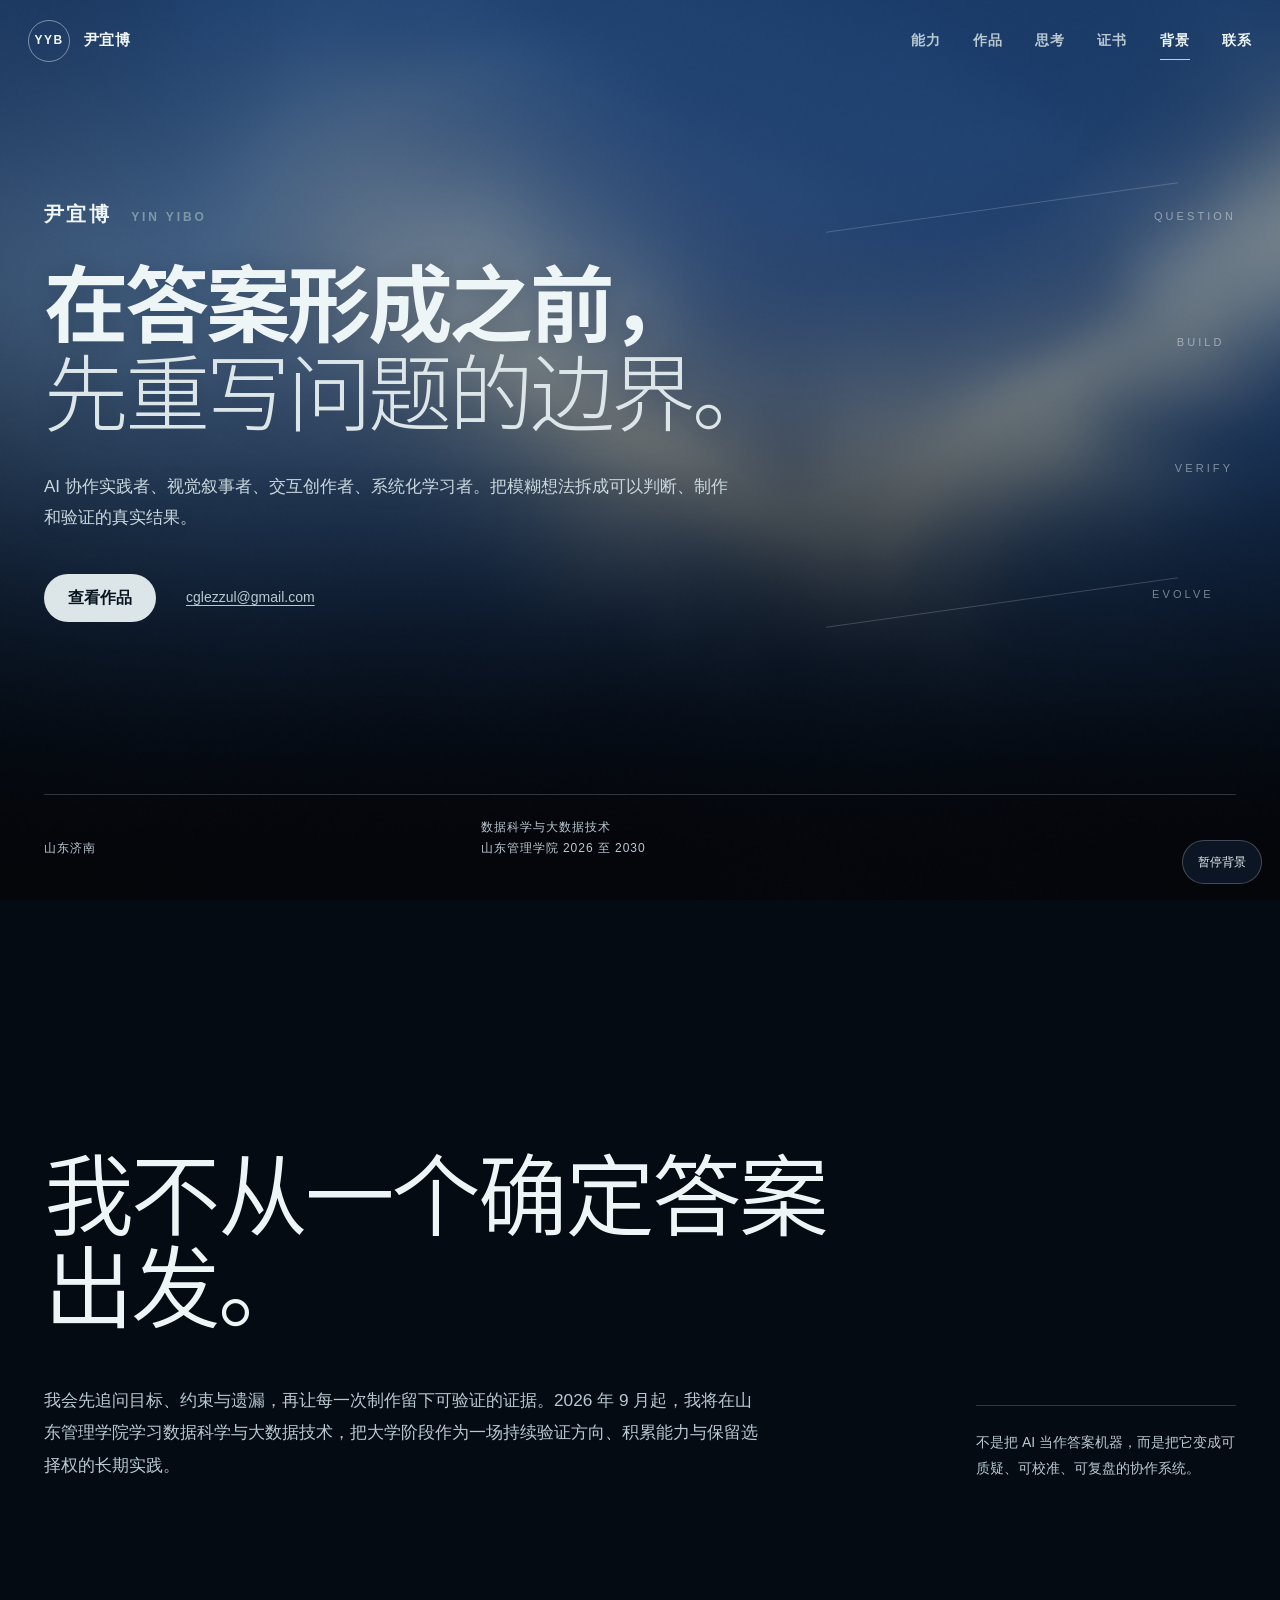
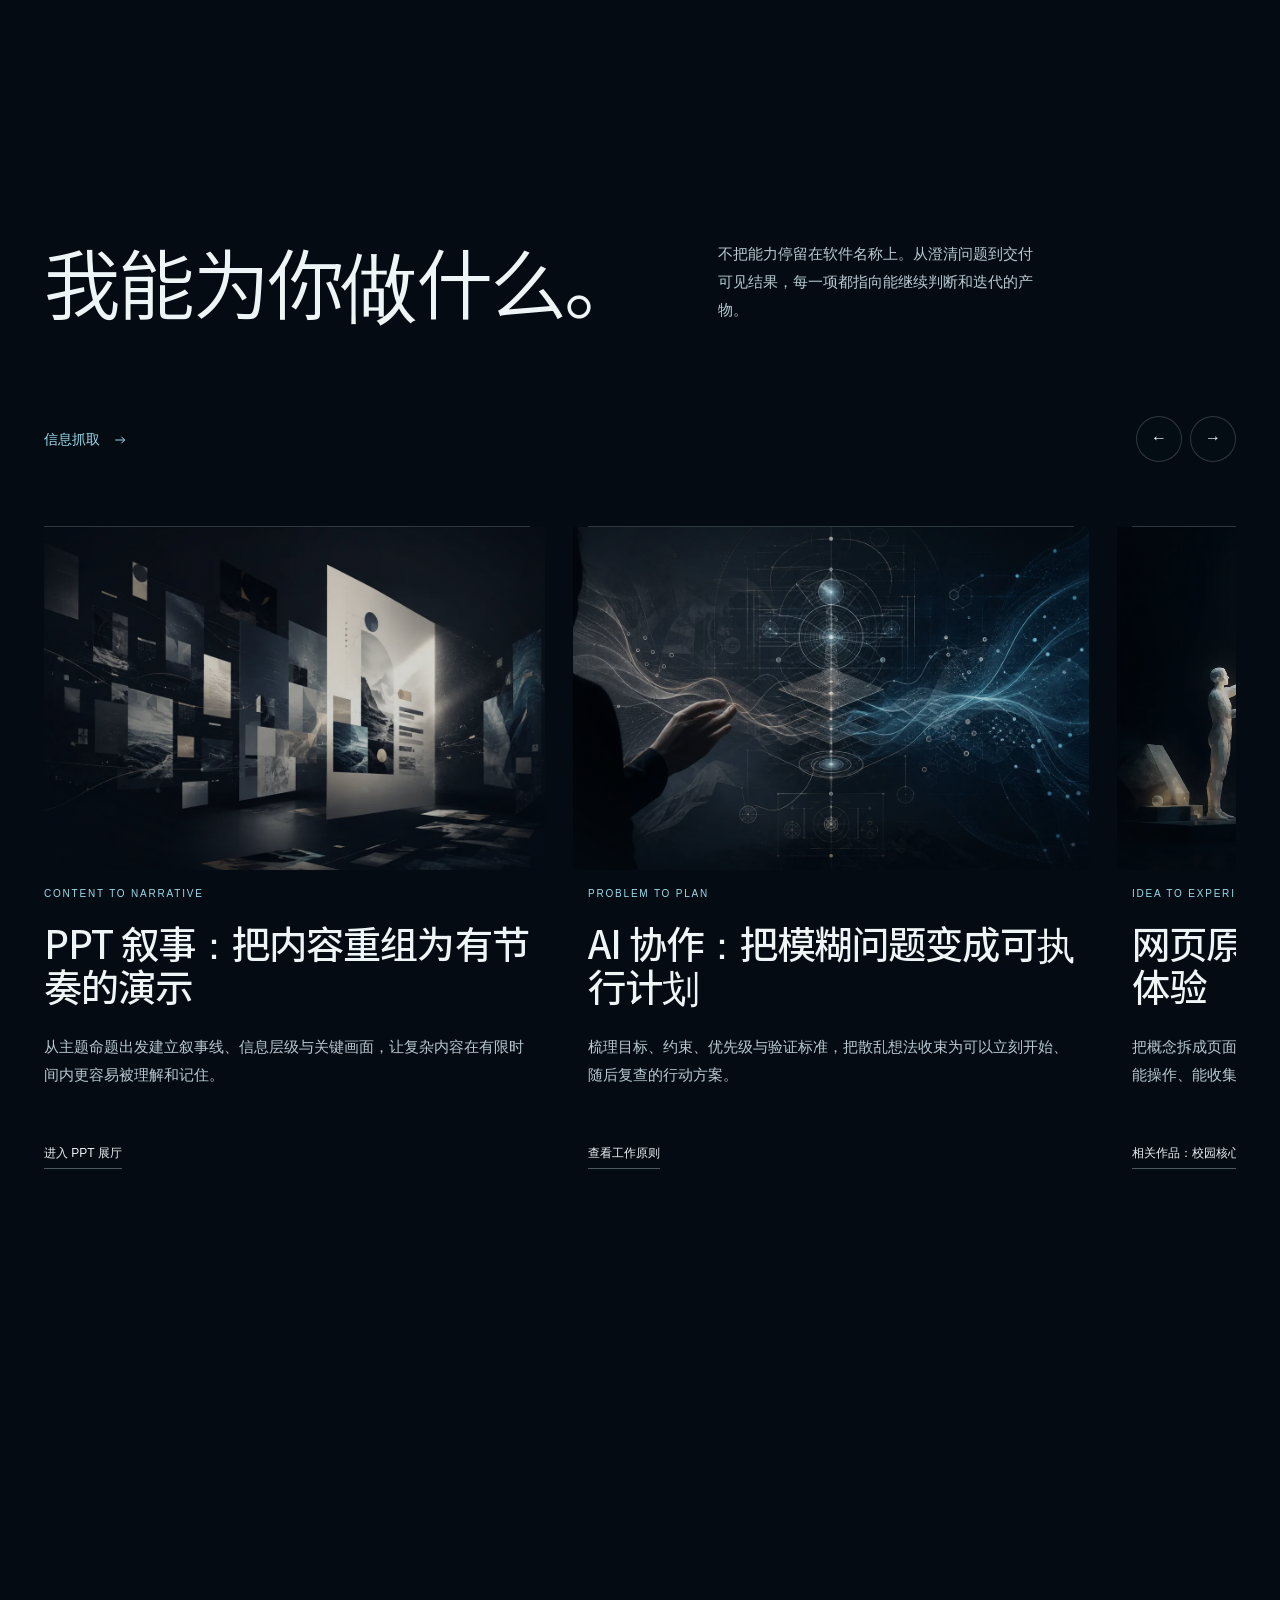
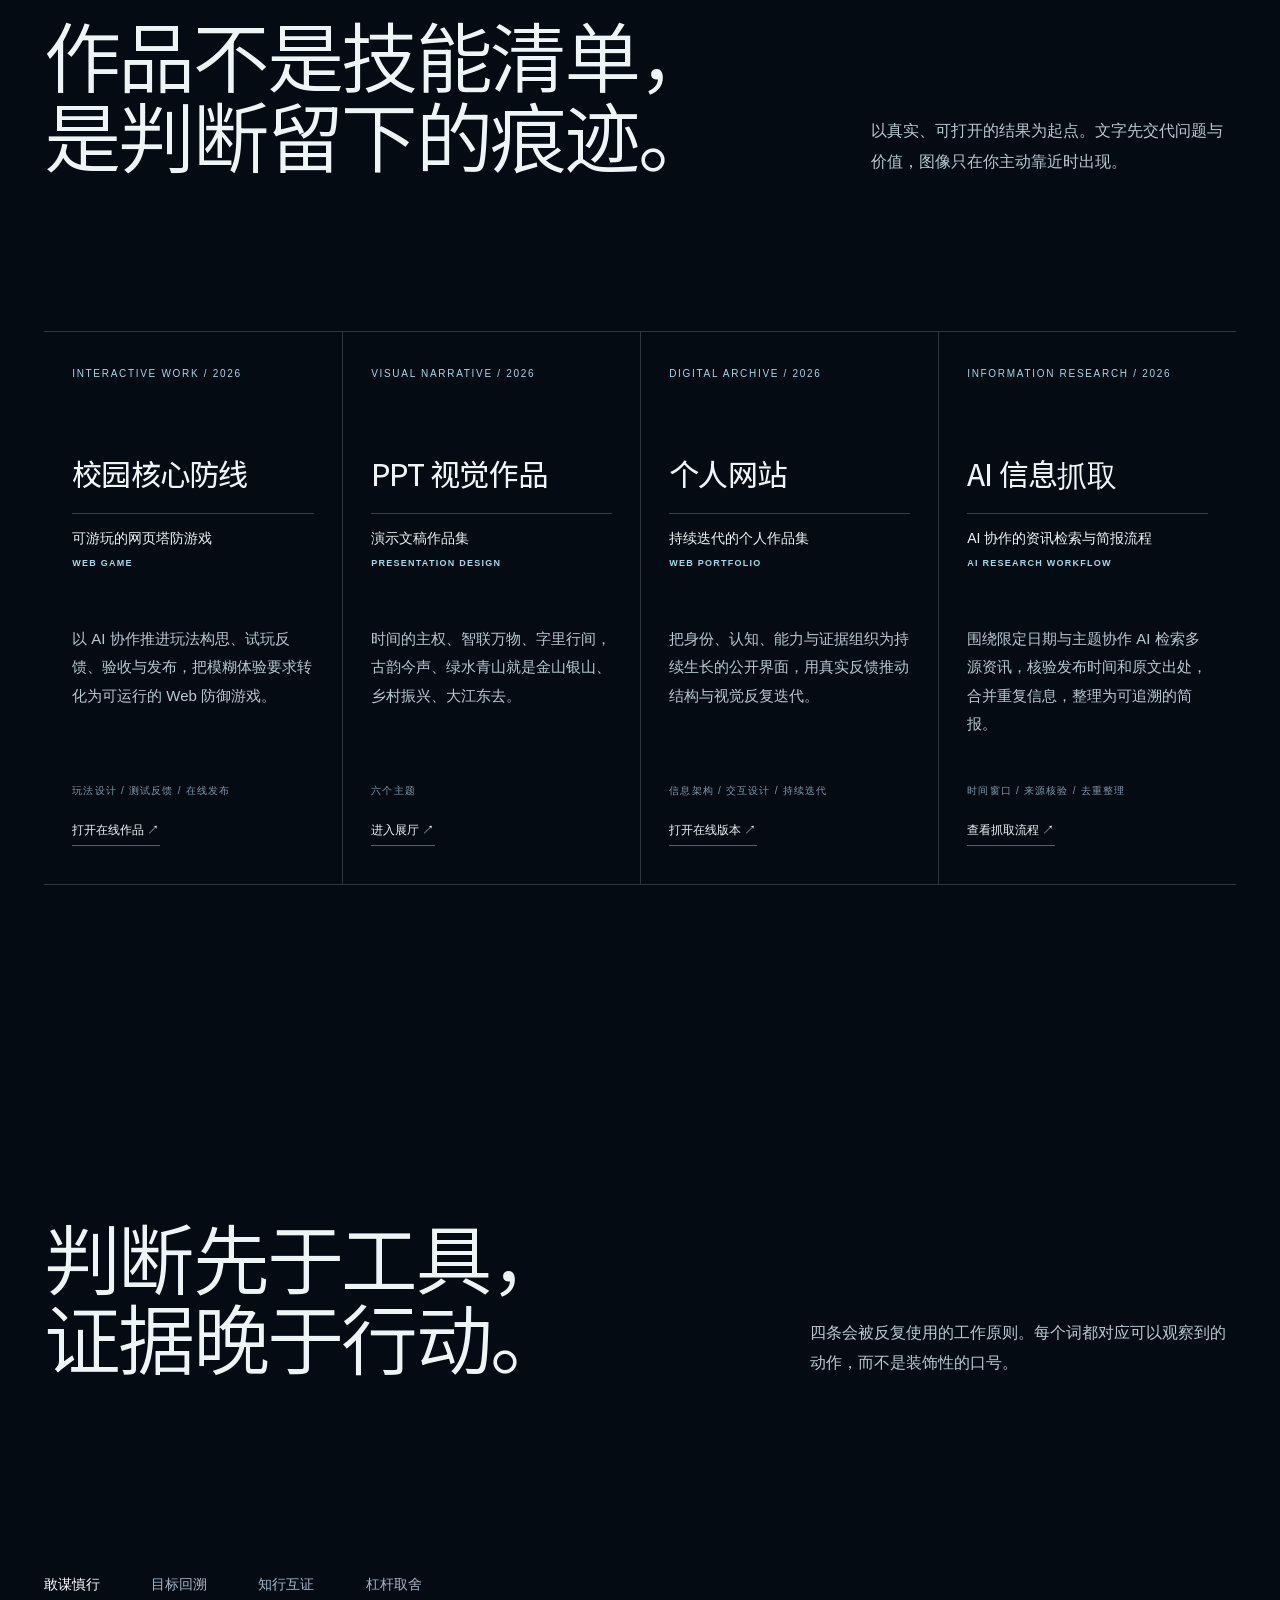
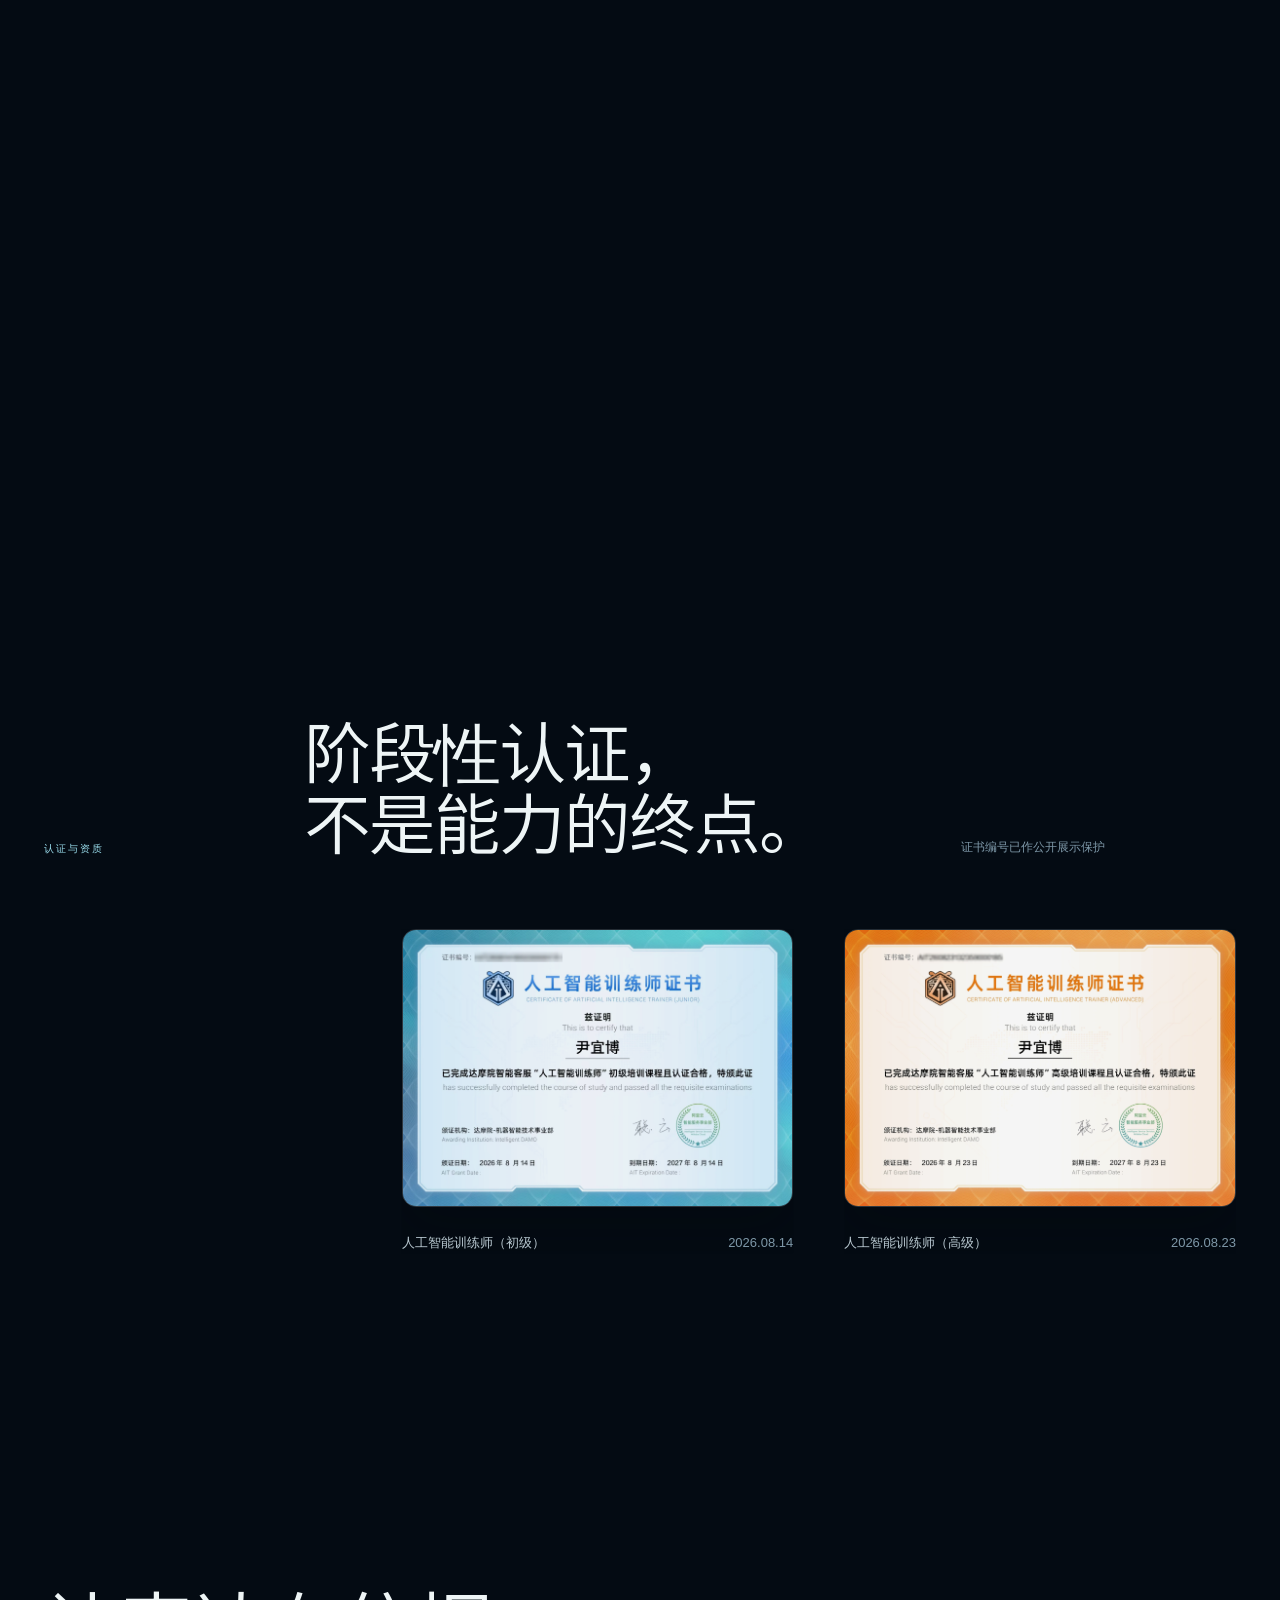
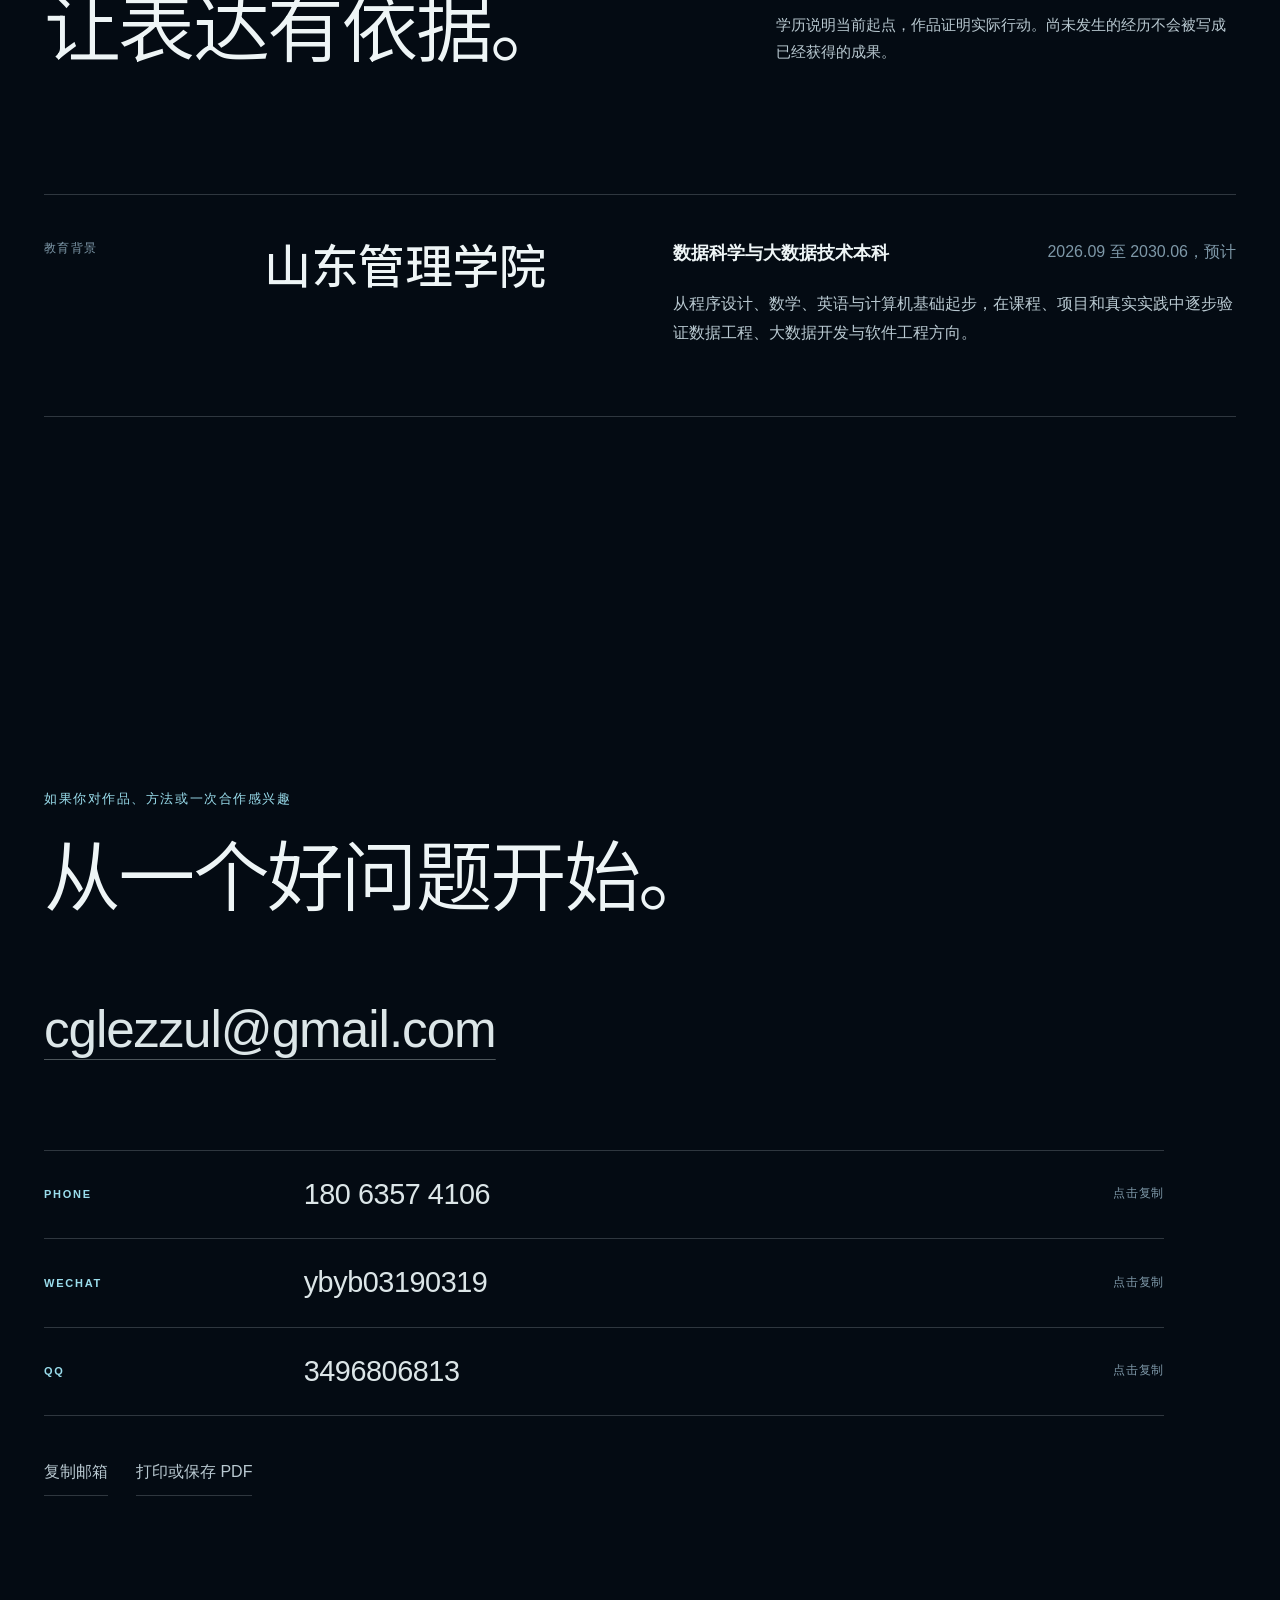
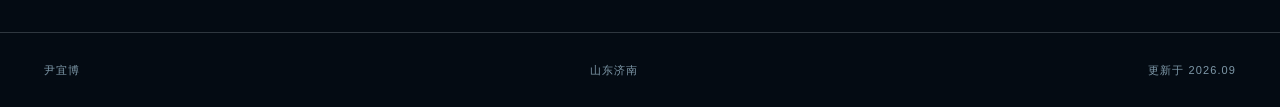
<file: index.html>
<!doctype html>
<html lang="zh-CN">
<head>
  <meta charset="utf-8">
  <meta name="viewport" content="width=device-width, initial-scale=1, viewport-fit=cover">
  <meta name="theme-color" content="#07131f">
  <meta name="description" content="尹宜博的个人品牌与作品集：用反问校准问题，以 AI 协作推进真实作品。">
  <title>尹宜博 | 个人品牌与作品集</title>
  <link rel="icon" href="favicon.svg" type="image/svg+xml">
  <link rel="stylesheet" href="styles.css">
  <link rel="stylesheet" href="ambient.css">
  <link rel="stylesheet" href="interactions.css">
</head>
<body>
  <a class="skip-link" href="#main">跳到主要内容</a>
  <div class="ambient" aria-hidden="true">
    <canvas id="tideCanvas"></canvas>
    <div class="ambient-fallback"></div>
    <div class="ambient-vignette"></div>
  </div>

  <header class="site-header" id="siteHeader">
    <a class="brand" href="#top" aria-label="返回首页"><span class="brand-mark">YYB</span><span class="brand-name">尹宜博</span></a>
    <button class="menu-button" id="menuButton" type="button" aria-expanded="false" aria-controls="siteNav"><span>导航</span><i aria-hidden="true"></i></button>
    <nav class="site-nav" id="siteNav" aria-label="页面导航">
      <a href="#capability">能力</a><a href="#works">作品</a><a href="#thinking">思考</a><a href="#certificates">证书</a><a href="#evidence">背景</a><a class="nav-contact" href="mailto:cglezzul@gmail.com">联系</a>
    </nav>
  </header>

  <main id="main">
    <section class="hero" id="top" aria-labelledby="heroTitle">
      <div class="hero-field" aria-hidden="true"><span>QUESTION</span><span>BUILD</span><span>VERIFY</span><span>EVOLVE</span></div>
      <div class="hero-copy">
        <p class="hero-identity">尹宜博 <span>YIN YIBO</span></p>
        <h1 id="heroTitle">在答案形成之前，<br><em>先重写问题的边界。</em></h1>
        <p class="hero-summary">AI 协作实践者、视觉叙事者、交互创作者、系统化学习者。把模糊想法拆成可以判断、制作和验证的真实结果。</p>
        <div class="hero-actions"><a class="primary-action" href="#works">查看作品</a><a class="text-action" href="mailto:cglezzul@gmail.com">cglezzul@gmail.com</a></div>
      </div>
      <div class="hero-foot"><p>山东济南</p><p>数据科学与大数据技术<br>山东管理学院 2026 至 2030</p><button class="motion-control" id="motionControl" type="button" aria-pressed="false">暂停背景</button></div>
    </section>

    <section class="identity" aria-labelledby="identityTitle">
      <div class="identity-statement">
        <h2 id="identityTitle">我不从一个确定答案出发。</h2>
        <p>我会先追问目标、约束与遗漏，再让每一次制作留下可验证的证据。2026 年 9 月起，我将在山东管理学院学习数据科学与大数据技术，把大学阶段作为一场持续验证方向、积累能力与保留选择权的长期实践。</p>
      </div>
      <p class="identity-aside">不是把 AI 当作答案机器，而是把它变成可质疑、可校准、可复盘的协作系统。</p>
    </section>

    <section class="capability" id="capability" aria-labelledby="capabilityTitle">
      <div class="capability-heading">
        <div><h2 id="capabilityTitle">我能为你做什么。</h2><p>不把能力停留在软件名称上。从澄清问题到交付可见结果，每一项都指向能继续判断和迭代的产物。</p><a class="capability-shortcut" href="#news-workflow">信息抓取 <svg viewBox="0 0 24 24" width="16" height="16" aria-hidden="true"><path d="M5 12h14m-5-5 5 5-5 5" fill="none" stroke="currentColor" stroke-width="1.5"/></svg></a></div>
        <div class="rail-controls" aria-label="能力卡片控制"><button type="button" data-rail-prev aria-label="向左浏览">←</button><button type="button" data-rail-next aria-label="向右浏览">→</button></div>
      </div>
      <div class="capability-rail" id="capabilityRail" tabindex="0" aria-label="能力展示，可横向滑动">
        <article class="capability-card">
          <figure class="capability-art"><img src="assets/capability-visual-narrative.webp" alt="碎片化素材被组织为具有层次与节奏的视觉叙事" width="1200" height="800" decoding="async"></figure>
          <span>CONTENT TO NARRATIVE</span><h3>PPT 叙事：把内容重组为有节奏的演示</h3><p>从主题命题出发建立叙事线、信息层级与关键画面，让复杂内容在有限时间内更容易被理解和记住。</p><a class="capability-evidence" href="ppt/index.html">进入 PPT 展厅</a>
        </article>
        <article class="capability-card">
          <figure class="capability-art"><img src="assets/capability-ai-collaboration.webp" alt="人类判断与人工智能计算流共同构建结构化方案" width="1200" height="800" loading="lazy" decoding="async"></figure>
          <span>PROBLEM TO PLAN</span><h3>AI 协作：把模糊问题变成可执行计划</h3><p>梳理目标、约束、优先级与验证标准，把散乱想法收束为可以立刻开始、随后复查的行动方案。</p><a class="capability-evidence" href="#thinking">查看工作原则</a>
        </article>
        <article class="capability-card">
          <figure class="capability-art"><img src="assets/capability-interaction-prototype.webp" alt="人类与数字协作者共同构建可交互的空间结构" width="1200" height="800" loading="lazy" decoding="async"></figure>
          <span>IDEA TO EXPERIENCE</span><h3>网页原型：把想法做成可交互体验</h3><p>把概念拆成页面、状态、反馈和验收条件，借助 AI 协作推进到能打开、能操作、能收集反馈的版本。</p><a class="capability-evidence" href="#work-campus">相关作品：校园核心防线</a>
        </article>
        <article class="capability-card">
          <figure class="capability-art"><img src="assets/capability-knowledge-system.webp" alt="对话、资料与验证节点被连接为可复用的个人知识系统" width="1200" height="800" loading="lazy" decoding="async"></figure>
          <span>AI ASSISTED WORKFLOW</span><h3>AI 工作流：构建可验证的学习与创作流程</h3><p>围绕具体任务组织提示、资料、检查与复盘，让 AI 输出能够被追踪、校验和继续复用。目前仍在持续实践。</p>
          <details class="workflow-study" id="news-workflow">
            <summary><span><strong>信息抓取</strong><span class="workflow-subtitle">AI 资讯检索与来源核验</span><small data-workflow-action>查看流程</small></span><svg viewBox="0 0 24 24" width="20" height="20" aria-hidden="true"><path d="M5 9l7 7 7-7" fill="none" stroke="currentColor" stroke-width="1.5"/></svg></summary>
            <div class="workflow-body">
              <p>围绕近三天的 AI 资讯设定筛选规则，协作 AI 检索来源、检查日期并去重，整理成带日期、摘要和出处链接的简报。</p>
              <ol class="workflow-steps">
                <li><strong>限定日期窗口</strong><span>先约定时间范围与资讯主题。</span></li>
                <li><strong>多源检索</strong><span>检索官网、研究机构与媒体原文。</span></li>
                <li><strong>日期与来源检查</strong><span>回看发布日期，保留原文链接。</span></li>
                <li><strong>去重筛选</strong><span>合并重复报道，按相关性选取。</span></li>
                <li><strong>简报整理</strong><span>按日期、摘要和出处组织结果。</span></li>
              </ol>
            </div>
          </details>
        </article>
      </div>
    </section>

    <section class="works" id="works" aria-labelledby="worksTitle">
      <div class="works-heading">
        <h2 id="worksTitle">作品不是技能清单，<br>是判断留下的痕迹。</h2>
        <p>以真实、可打开的结果为起点。文字先交代问题与价值，图像只在你主动靠近时出现。</p>
      </div>
      <div class="work-grid" id="workGrid">
        <article class="work-card" id="work-campus" data-follow-card data-reveal="slide">
          <a href="https://cglezzul-blip.github.io/tank/" target="_blank" rel="noopener">
            <span class="work-kicker">INTERACTIVE WORK / 2026</span>
            <h3>校园核心防线</h3>
            <span class="work-type">可游玩的网页塔防游戏 <small>WEB GAME</small></span>
            <p>以 AI 协作推进玩法构思、试玩反馈、验收与发布，把模糊体验要求转化为可运行的 Web 防御游戏。</p>
            <span class="work-meta">玩法设计 / 测试反馈 / 在线发布</span><span class="work-open">打开在线作品 ↗</span>
            <span class="work-follow-media" aria-hidden="true"><img src="assets/campus-core-defense-concept.webp" alt="" width="1200" height="800" decoding="async"></span>
          </a>
        </article>
        <article class="work-card" id="work-time" data-follow-card data-reveal="slide">
          <a href="ppt/index.html">
            <span class="work-kicker">VISUAL NARRATIVE / 2026</span>
            <h3>PPT 视觉作品</h3>
            <span class="work-type">演示文稿作品集 <small>PRESENTATION DESIGN</small></span>
            <p>时间的主权、智联万物、字里行间，古韵今声、绿水青山就是金山银山、乡村振兴、大江东去。</p>
            <span class="work-meta">六个主题</span><span class="work-open">进入展厅 ↗</span>
            <span class="work-follow-media" aria-hidden="true"><img src="assets/ppt-innovation-original-enhanced.webp" alt="" width="1600" height="900" loading="lazy" decoding="async"></span>
          </a>
        </article>
        <article class="work-card" id="work-site" data-follow-card data-reveal="slide">
          <a href="https://cglezzul-blip.github.io/iiyy/" target="_blank" rel="noopener">
            <span class="work-kicker">DIGITAL ARCHIVE / 2026</span>
            <h3>个人网站</h3>
            <span class="work-type">持续迭代的个人作品集 <small>WEB PORTFOLIO</small></span>
            <p>把身份、认知、能力与证据组织为持续生长的公开界面，用真实反馈推动结构与视觉反复迭代。</p>
            <span class="work-meta">信息架构 / 交互设计 / 持续迭代</span><span class="work-open">打开在线版本 ↗</span>
            <span class="work-follow-media" aria-hidden="true"><img src="assets/personal-site-v6.webp" alt="" width="1200" height="833" loading="lazy" decoding="async"></span>
          </a>
        </article>
        <article class="work-card" id="work-info-capture" data-follow-card data-reveal="slide">
          <a href="#news-workflow">
            <span class="work-kicker">INFORMATION RESEARCH / 2026</span>
            <h3>AI 信息抓取</h3>
            <span class="work-type">AI 协作的资讯检索与简报流程 <small>AI RESEARCH WORKFLOW</small></span>
            <p>围绕限定日期与主题协作 AI 检索多源资讯，核验发布时间和原文出处，合并重复信息，整理为可追溯的简报。</p>
            <span class="work-meta">时间窗口 / 来源核验 / 去重整理</span><span class="work-open">查看抓取流程 ↗</span>
            <span class="work-follow-media" aria-hidden="true"><img src="assets/capability-knowledge-system.webp" alt="资料与核验节点连接成 AI 协作研究工作流的概念图" width="1200" height="800" loading="lazy" decoding="async"></span>
          </a>
        </article>
      </div>
      <p class="work-hint">移动端可横向滑动查看全部作品</p>
    </section>

    <section class="thinking thinking--stage" id="thinking" aria-labelledby="thinkingTitle">
      <div class="thinking-intro">
        <h2 id="thinkingTitle">判断先于工具，<br>证据晚于行动。</h2>
        <p>四条会被反复使用的工作原则。每个词都对应可以观察到的动作，而不是装饰性的口号。</p>
      </div>
      <div class="thinking-scroll"><div class="thinking-console">
        <nav class="principle-nav" aria-label="工作原则索引"><a href="#principle-reverse">敢谋慎行</a><a href="#principle-goal">目标回溯</a><a href="#principle-evidence">知行互证</a><a href="#principle-compound">杠杆取舍</a></nav>
        <div class="principle-list">
          <article class="principle" id="principle-reverse"><span class="principle-index">BOLD VISION, PRECISE ACTION</span><h3>敢谋<span>慎行</span></h3><div class="principle-reason"><p>在战略上，不让困难的体量定义自身的边界；在战术上，不以方向的笃定替代对细节的敬畏。既有直面复杂局面的胆识，也有拆解条件、审视风险、步步求证的耐心，让进取有章法，让信心有支点。</p><div class="principle-trace"><span>战略定力</span><span>风险拆解</span><span>精细执行</span></div></div></article>
          <article class="principle" id="principle-goal"><span class="principle-index">WORK BACKWARD</span><h3>目标<span>回溯</span></h3><div class="principle-reason"><p>以终为始，先辨明值得抵达的方向，再推演通往它的条件与路径。让理想中的生活、成长空间与自主选择，成为衡量当下行动的尺度；不让阶段性的身份、评价与工具，悄然取代真正追求的目的。</p><div class="principle-trace"><span>结果</span><span>条件</span><span>当前动作</span></div></div></article>
          <article class="principle" id="principle-evidence"><span class="principle-index">THINK, ACT, REFINE</span><h3>知行<span>互证</span></h3><div class="principle-reason"><p>让认知成为行动的起点，而非未经检验的结论；让实践成为判断的尺度，而非既有观念的注脚。在理解、行动与反馈的往复中检验假设、修正偏差，使认识因实践而深化，使行动因认识而精进。</p><div class="principle-trace"><span>认知引导</span><span>实践检验</span><span>认知更新</span></div></div></article>
          <article class="principle" id="principle-compound"><span class="principle-index">CHOOSE FOR LEVERAGE</span><h3>杠杆<span>取舍</span></h3><div class="principle-reason"><p>不只计算一次行动的投入与回报，也把时间、机会成本与潜在风险纳入判断；在相近的选择框架中，优先寻找能够以适度投入撬动更大长期收益的路径。所谓高杠杆，并非一味追求最低成本，而是在可承受的风险边界内，让一次行动同时沉淀为可迁移、可复用、可持续放大的能力，为后续选择保留更大的空间。</p><div class="principle-trace"><span>投入与回报</span><span>风险边界</span><span>放大效应</span></div></div></article>
        </div>
      </div></div>
    </section>

    <section class="certificates" id="certificates" aria-labelledby="certificatesTitle">
      <div class="certificates-heading"><p>认证与资质</p><h2 id="certificatesTitle">阶段性认证，<br>不是能力的终点。</h2><span>证书编号已作公开展示保护</span></div>
      <div class="certificate-grid">
        <figure data-reveal="slide"><button class="certificate-image" type="button" data-certificate-open="assets/certificate-ai-junior-redacted.webp" aria-label="放大查看人工智能训练师初级证书"><img src="assets/certificate-ai-junior-redacted.webp" alt="尹宜博人工智能训练师初级培训课程证书，编号已模糊" width="1600" height="1131" loading="lazy" decoding="async"></button><figcaption><strong>人工智能训练师（初级）</strong><time>2026.08.14</time></figcaption></figure>
        <figure data-reveal="slide"><button class="certificate-image" type="button" data-certificate-open="assets/certificate-ai-advanced-redacted.webp" aria-label="放大查看人工智能训练师高级证书"><img src="assets/certificate-ai-advanced-redacted.webp" alt="尹宜博人工智能训练师高级培训课程证书，编号已模糊" width="1600" height="1131" loading="lazy" decoding="async"></button><figcaption><strong>人工智能训练师（高级）</strong><time>2026.08.23</time></figcaption></figure>
      </div>
    </section>

    <section class="evidence" id="evidence" aria-labelledby="evidenceTitle">
      <div class="evidence-heading"><h2 id="evidenceTitle">让表达有依据。</h2><p>学历说明当前起点，作品证明实际行动。尚未发生的经历不会被写成已经获得的成果。</p></div>
      <div class="education-record"><p>教育背景</p><h3>山东管理学院</h3><div><span>数据科学与大数据技术本科</span><time>2026.09 至 2030.06，预计</time><p>从程序设计、数学、英语与计算机基础起步，在课程、项目和真实实践中逐步验证数据工程、大数据开发与软件工程方向。</p></div></div>
    </section>

    <section class="contact" id="contact" aria-labelledby="contactTitle">
      <p>如果你对作品、方法或一次合作感兴趣</p><h2 id="contactTitle">从一个好问题开始。</h2><a class="contact-email" href="mailto:cglezzul@gmail.com">cglezzul@gmail.com</a>
      <div class="contact-directory" aria-label="其他联系方式">
        <button class="contact-channel" type="button" data-copy-contact="18063574106" data-contact-name="手机号"><span class="contact-channel-label">PHONE</span><strong>180 6357 4106</strong><span class="contact-channel-action">点击复制</span></button>
        <button class="contact-channel" type="button" data-copy-contact="ybyb03190319" data-contact-name="微信号"><span class="contact-channel-label">WECHAT</span><strong>ybyb03190319</strong><span class="contact-channel-action">点击复制</span></button>
        <button class="contact-channel" type="button" data-copy-contact="3496806813" data-contact-name="QQ 号"><span class="contact-channel-label">QQ</span><strong>3496806813</strong><span class="contact-channel-action">点击复制</span></button>
      </div>
      <div class="contact-actions"><button type="button" id="copyEmail">复制邮箱</button><button type="button" id="printPage">打印或保存 PDF</button></div><p class="copy-status" id="copyStatus" role="status" aria-live="polite"></p>
    </section>
  </main>

  <dialog class="certificate-dialog" id="certificateDialog" aria-labelledby="certificateDialogTitle"><div class="dialog-bar"><strong id="certificateDialogTitle">证书预览</strong><button type="button" data-dialog-close aria-label="关闭证书预览">关闭</button></div><img id="certificateDialogImage" src="assets/certificate-ai-junior-redacted.webp" alt="证书预览"></dialog>
  <footer><span>尹宜博</span><span>山东济南</span><span>更新于 2026.09</span></footer>
  <script src="app.js" defer></script>
  <script src="ambient.js" defer></script>
  <script src="interactions.js" defer></script>
</body>
</html>
</file>
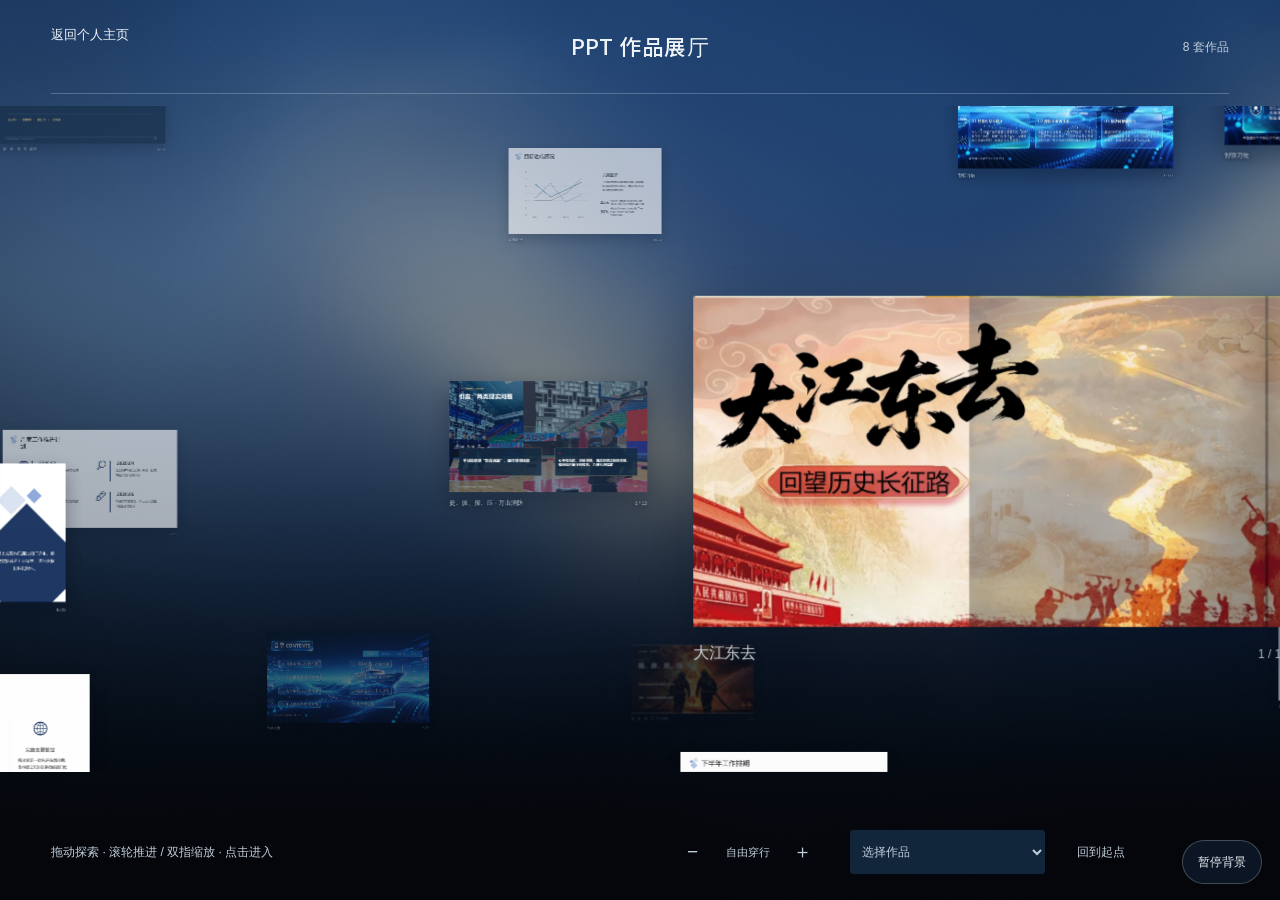
<file: ppt/index.html>
<!doctype html>
<html lang="zh-CN">
<head>
  <meta charset="utf-8">
  <meta name="viewport" content="width=device-width,initial-scale=1,viewport-fit=cover">
  <meta name="theme-color" content="#142d50">
  <title>PPT 作品展厅 | 尹宜博</title>
  <meta name="description" content="尹宜博的 PPT 作品展厅，浏览演示作品及完整页面。">
  <link rel="stylesheet" href="gallery.css">
  <link rel="stylesheet" href="../ambient.css">
  <script src="../ambient.js" defer></script>
  <script src="innovation-pages.js" defer></script>
  <script src="wanshan-fire-pages.js" defer></script>
  <script src="work-report-pages.js" defer></script>
  <script src="decks.js" defer></script>
  <script src="spatial-field.js?v=20261015-balanced" defer></script>
  <script src="gallery.js" defer></script>
</head>
<body>
  <a class="skip" href="#space">进入作品空间</a>
  <header class="gallery-header">
    <a id="homeLink" href="../index.html#works">返回个人主页</a>
    <button id="backToGallery" hidden type="button">返回展厅</button>
    <h1 id="galleryTitle">PPT 作品展厅</h1>
    <span id="collectionCount">8 套作品</span>
  </header>
  <main id="space" class="space" tabindex="-1" aria-label="作品空间，拖动探索或使用底部导航">
    <div id="overviewWorld" class="world" aria-label="全部 PPT 作品"></div>
    <div id="deckWorld" class="world" role="group" aria-roledescription="轮播" aria-label="整套 PPT，横向旋转浏览" hidden></div>
    <p id="spaceStatus" class="sr-only" role="status" aria-live="polite"></p>
  </main>
  <footer class="gallery-controls">
    <div id="overviewControls" class="overview-controls">
      <p class="gesture-hint">拖动探索 · 滚轮推进 / 双指缩放 · 点击进入</p>
      <div class="camera-controls" aria-label="空间远近">
        <button id="cameraFar" type="button" aria-label="向后穿行">−</button><span>自由穿行</span><button id="cameraNear" type="button" aria-label="向前穿行">＋</button>
      </div>
      <label class="collection-picker"><span class="sr-only">选择作品</span><select id="deckPicker" aria-label="选择作品"><option value="">选择作品</option></select></label>
      <button id="resetCamera" type="button">回到起点</button>
    </div>
    <div id="deckControls" class="deck-controls" hidden>
      <div class="deck-actions">
        <button id="previousPage" type="button">上一页</button>
        <span id="pageCount" class="page-count" aria-live="polite">1 / 1</span>
        <button id="nextPage" type="button">下一页</button>
        <span class="control-divider" aria-hidden="true"></span>
        <button id="focusPage" type="button">放大阅读</button>
      </div>
      <p class="deck-hint">滚轮、左右拖动或方向键翻页</p>
    </div>
  </footer>
  <dialog id="imageViewer" aria-labelledby="viewerTitle">
    <div class="viewer-toolbar">
      <span id="viewerTitle"></span>
      <div>
        <button id="zoomOut" type="button" aria-label="缩小">缩小</button>
        <button id="zoomReset" type="button" aria-label="恢复完整画面">100%</button>
        <button id="zoomIn" type="button" aria-label="放大">放大</button>
        <button id="viewerClose" type="button">返回页廊</button>
      </div>
    </div>
    <div id="viewerViewport" class="viewer-viewport"><img id="viewerImage" alt=""></div>
    <div class="viewer-bottom">
      <button id="viewerPrevious" type="button">上一页</button>
      <span id="viewerCount"></span>
      <button id="viewerNext" type="button">下一页</button>
    </div>
  </dialog>
  <noscript><section class="no-script"><h2>PPT 作品</h2><p>启用 JavaScript 可使用空间展厅。也可直接查看图片：</p><a href="../assets/ppt-gallery/time.webp">时间的主权</a><a href="../assets/ppt-gallery/innovation-full/page-01.webp">智联万物</a><a href="../assets/ppt-gallery/scroll.webp">字里行间，古韵今声</a><a href="../assets/ppt-gallery/green.webp">绿水青山就是金山银山</a><a href="../assets/ppt-gallery/rural.webp">乡村振兴</a><a href="../assets/ppt-gallery/long-march.webp">大江东去</a><a href="wanshan-fire.html">提、拔、按、压 · 万山消防（完整 13 页）</a><a href="work-report.html">工作汇报（完整 23 页）</a></section></noscript>
</body>
</html>
</file>
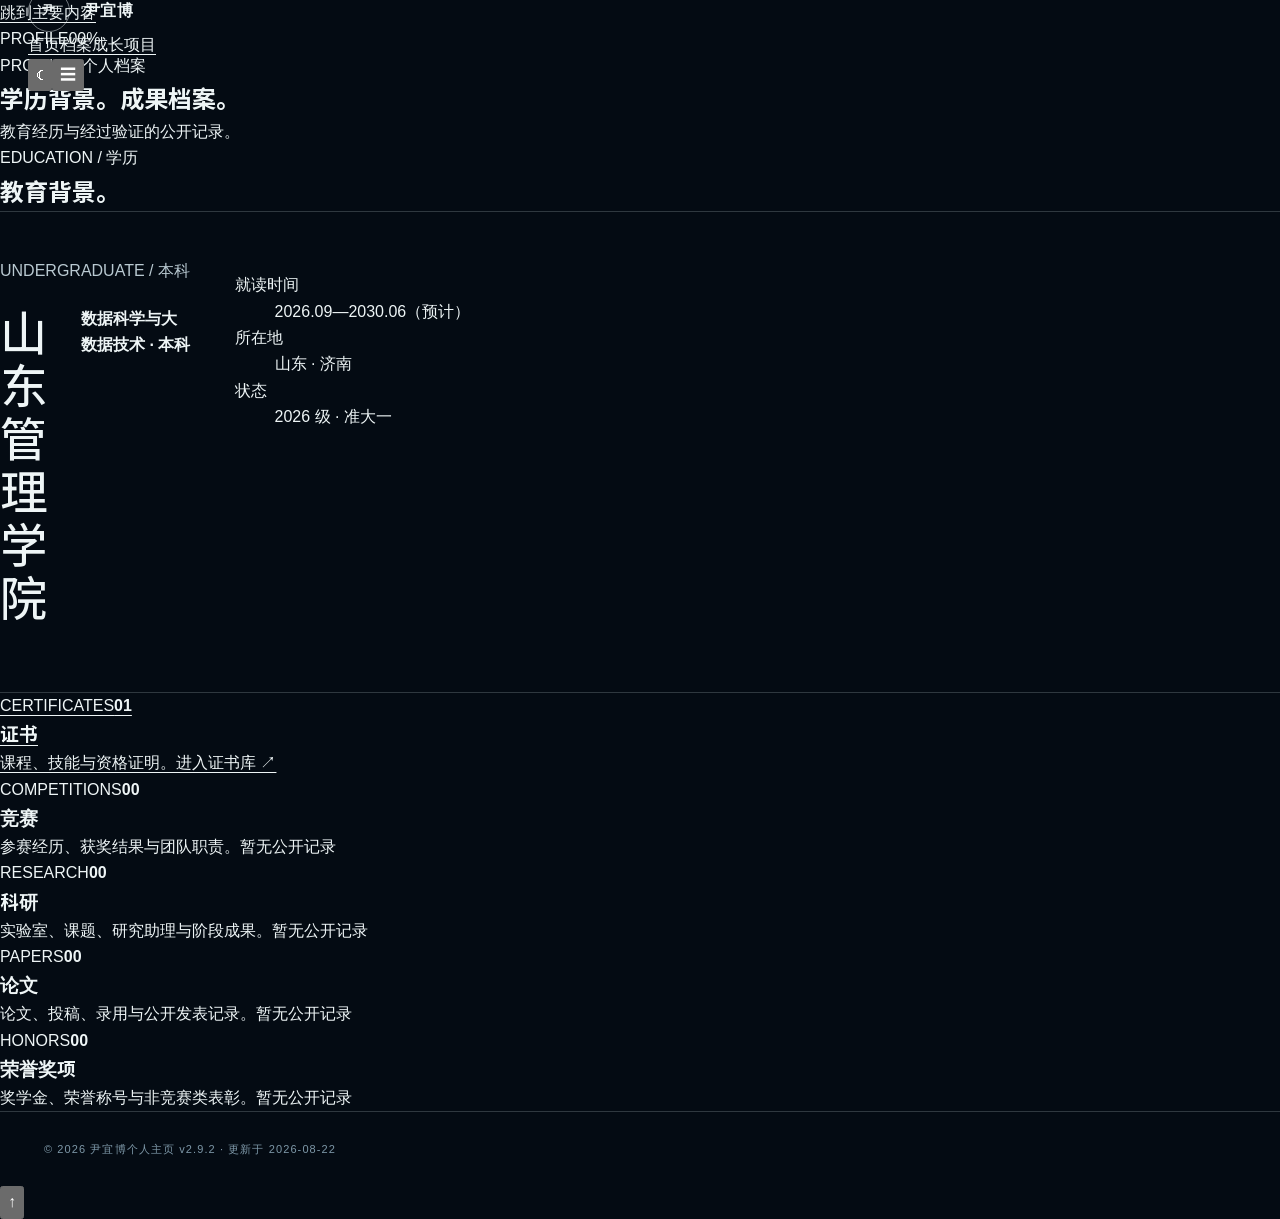
<file: about.html>
<!doctype html>
<html lang="zh-CN" data-mode="light" data-theme="cyan">
<head>
  <meta charset="utf-8">
  <meta name="viewport" content="width=device-width,initial-scale=1">
  <meta name="description" content="尹宜博的学历背景与公开成果档案">
  <meta name="color-scheme" content="light dark">
  <title>个人档案｜尹宜博</title>
  <link rel="stylesheet" href="styles.css">
  <script src="data.js" defer></script>
  <script src="site.js" defer></script>
</head>
<body data-page="about">
  <a class="skip" href="#main">跳到主要内容</a>
  <div class="page-wipe" aria-hidden="true"></div>
  <div class="scroll-progress" aria-hidden="true"><span id="scrollProgress"></span></div>
  <aside class="side-rail" aria-hidden="true"><span>PROFILE</span><i id="railLine"></i><span id="scrollPercent">00%</span></aside>
  <header id="site-header"></header>

  <main id="main">
    <section class="page-hero">
      <div class="container">
        <p class="eyebrow hero-in">PROFILE / 个人档案</p>
        <h1 class="hero-in d1">学历背景。<span class="outline">成果档案。</span></h1>
        <p class="page-lead hero-in d2">教育经历与经过验证的公开记录。</p>
      </div>
    </section>

    <section class="education-archive-section">
      <div class="container">
        <header class="section-head reveal"><div class="section-no">EDUCATION / 学历</div><div><h2>教育背景。</h2></div></header>
        <article class="education-record reveal">
          <div class="education-record-main">
            <p>UNDERGRADUATE / 本科</p>
            <h3 id="educationSchool"></h3>
            <strong id="educationMajor"></strong>
          </div>
          <dl class="education-record-meta">
            <div><dt>就读时间</dt><dd id="educationPeriod"></dd></div>
            <div><dt>所在地</dt><dd id="educationLocation"></dd></div>
            <div><dt>状态</dt><dd id="educationStatus"></dd></div>
          </dl>
        </article>
      </div>
    </section>

    <section class="archive-section" aria-label="证书、竞赛、科研、论文与荣誉奖项">
      <div class="container">
        <div class="achievement-category-grid" id="achievementCategoryGrid"></div>
      </div>
    </section>
  </main>

  <footer id="site-footer"></footer>
  <button class="icon-btn back-top" id="backTop" type="button" aria-label="返回顶部">↑</button>
</body>
</html>
</file>
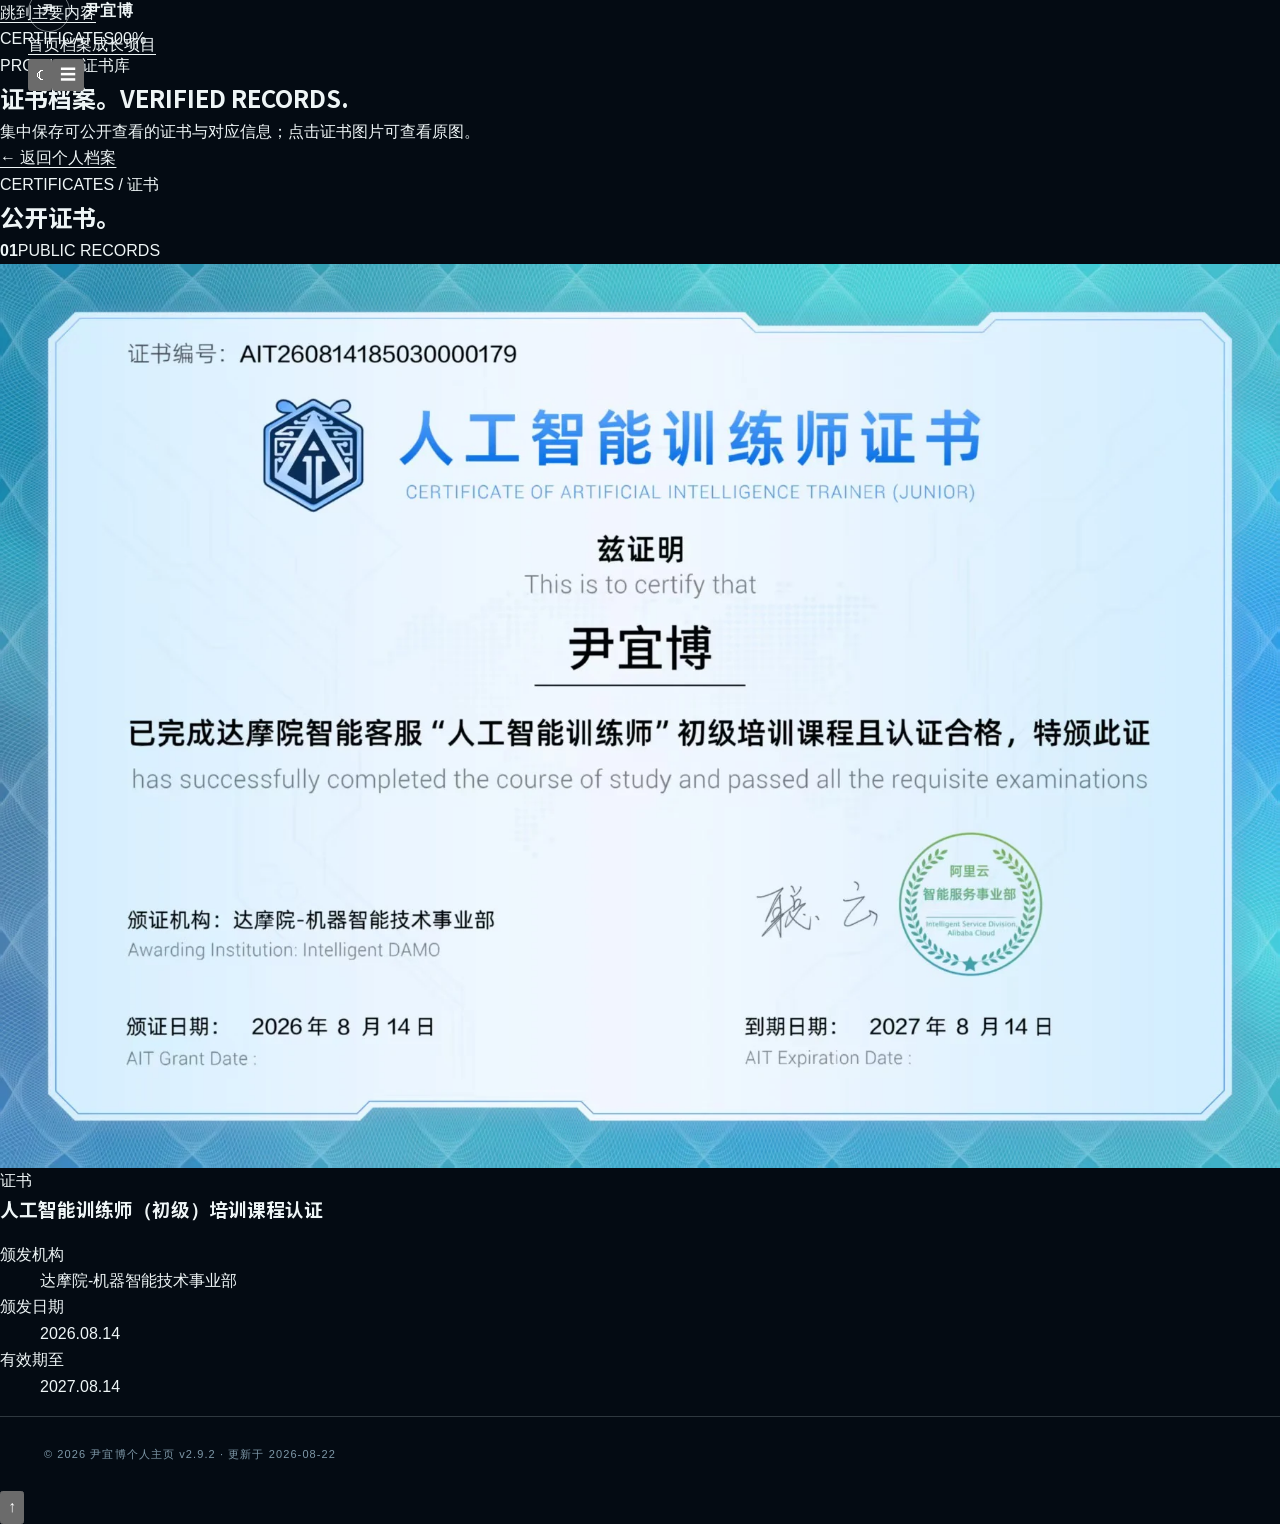
<file: certificates.html>
<!doctype html>
<html lang="zh-CN" data-mode="light" data-theme="cyan">
<head>
  <meta charset="utf-8">
  <meta name="viewport" content="width=device-width,initial-scale=1">
  <meta name="description" content="尹宜博的公开证书档案">
  <meta name="color-scheme" content="light dark">
  <title>证书档案｜尹宜博</title>
  <link rel="stylesheet" href="styles.css">
  <script src="data.js" defer></script>
  <script src="site.js" defer></script>
</head>
<body data-page="certificates">
  <a class="skip" href="#main">跳到主要内容</a>
  <div class="page-wipe" aria-hidden="true"></div>
  <div class="scroll-progress" aria-hidden="true"><span id="scrollProgress"></span></div>
  <aside class="side-rail" aria-hidden="true"><span>CERTIFICATES</span><i id="railLine"></i><span id="scrollPercent">00%</span></aside>
  <header id="site-header"></header>

  <main id="main">
    <section class="page-hero">
      <div class="container">
        <p class="eyebrow hero-in">PROFILE / 证书库</p>
        <h1 class="hero-in d1">证书档案。<span class="outline">VERIFIED RECORDS.</span></h1>
        <p class="page-lead hero-in d2">集中保存可公开查看的证书与对应信息；点击证书图片可查看原图。</p>
        <div class="button-row hero-in d3"><a class="btn" href="about.html">← 返回个人档案</a></div>
      </div>
    </section>

    <section class="certificate-library-section">
      <div class="container">
        <header class="certificate-library-head reveal">
          <div><p class="eyebrow">CERTIFICATES / 证书</p><h2>公开证书。</h2></div>
          <div class="certificate-library-count" aria-label="公开证书数量"><strong id="certificateCount">00</strong><span>PUBLIC RECORDS</span></div>
        </header>
        <div class="achievement-items" id="certificateItems"></div>
        <div class="empty-state" id="certificateEmpty" hidden><div><p class="eyebrow">NO RECORDS</p><h2>暂无公开证书。</h2></div><div class="empty-orbit" aria-hidden="true"></div></div>
      </div>
    </section>
  </main>

  <footer id="site-footer"></footer>
  <button class="icon-btn back-top" id="backTop" type="button" aria-label="返回顶部">↑</button>
</body>
</html>
</file>
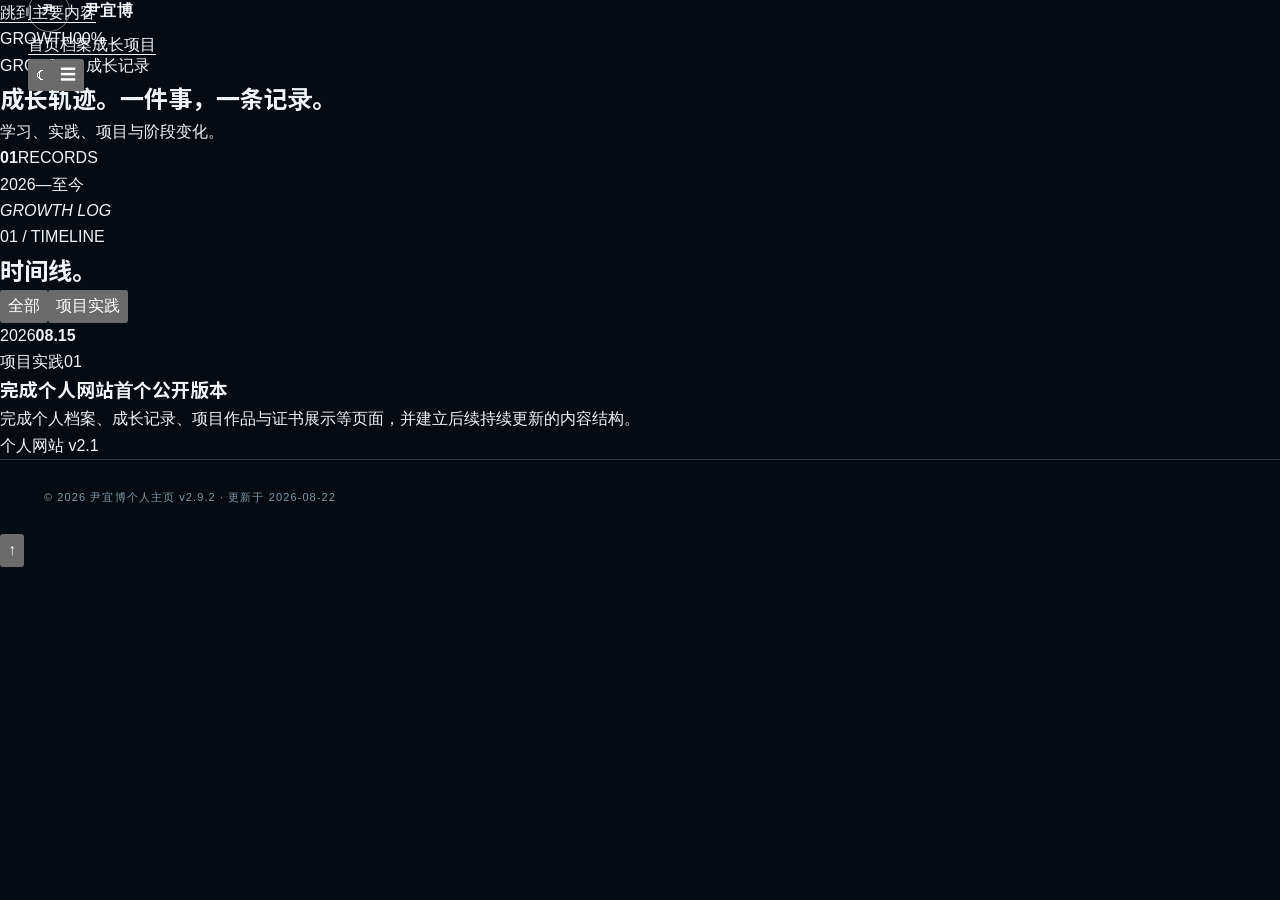
<file: growth.html>
<!doctype html>
<html lang="zh-CN" data-mode="light" data-theme="cyan">
<head>
  <meta charset="utf-8">
  <meta name="viewport" content="width=device-width,initial-scale=1">
  <meta name="description" content="尹宜博的成长记录与阶段事件">
  <meta name="color-scheme" content="light dark">
  <title>成长记录｜尹宜博</title>
  <link rel="stylesheet" href="styles.css">
  <script src="data.js" defer></script>
  <script src="site.js" defer></script>
</head>
<body data-page="growth">
  <a class="skip" href="#main">跳到主要内容</a>
  <div class="page-wipe" aria-hidden="true"></div>
  <div class="scroll-progress" aria-hidden="true"><span id="scrollProgress"></span></div>
  <aside class="side-rail" aria-hidden="true"><span>GROWTH</span><i id="railLine"></i><span id="scrollPercent">00%</span></aside>
  <header id="site-header"></header>

  <main id="main">
    <section class="page-hero">
      <div class="container">
        <p class="eyebrow hero-in">GROWTH / 成长记录</p>
        <h1 class="hero-in d1">成长轨迹。<span class="outline">一件事，一条记录。</span></h1>
        <p class="page-lead hero-in d2">学习、实践、项目与阶段变化。</p>
      </div>
    </section>

    <section class="growth-log-section">
      <div class="container">
        <div class="growth-overview reveal">
          <div><strong id="growthRecordCount">00</strong><span>RECORDS</span></div>
          <p id="growthDateRange">2026—至今</p>
          <i>GROWTH LOG</i>
        </div>
        <header class="section-head reveal"><div class="section-no">01 / TIMELINE</div><div><h2>时间线。</h2></div></header>
        <div class="filter-bar reveal" id="growthFilters" aria-label="成长记录筛选"></div>
        <div class="timeline" id="timeline"><span class="timeline-fill" aria-hidden="true"></span></div>
      </div>
    </section>
  </main>

  <footer id="site-footer"></footer>
  <button class="icon-btn back-top" id="backTop" type="button" aria-label="返回顶部">↑</button>
</body>
</html>
</file>
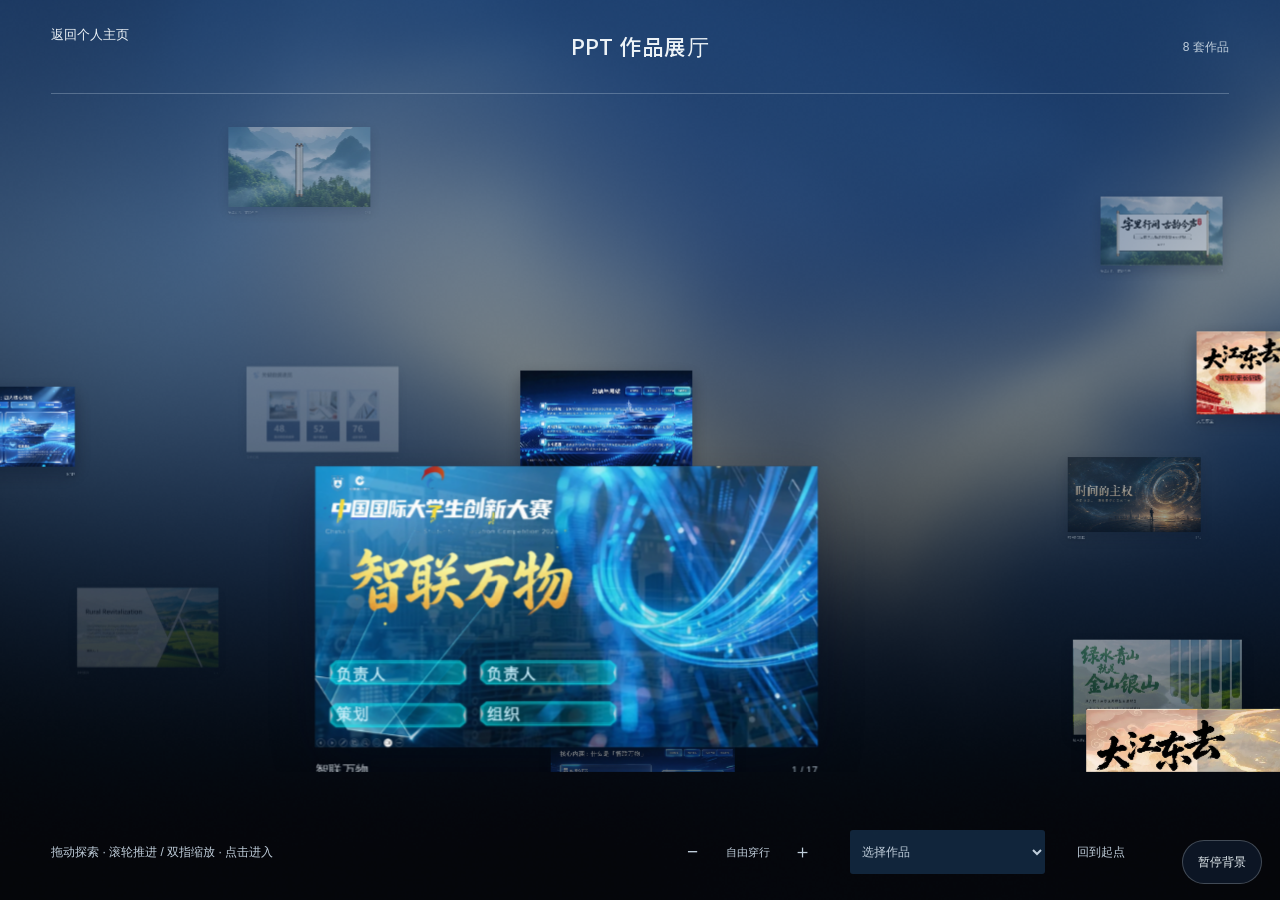
<file: index (31).html>
<!doctype html>
<html lang="zh-CN">
<head>
  <meta charset="utf-8">
  <meta name="viewport" content="width=device-width,initial-scale=1,viewport-fit=cover">
  <meta name="theme-color" content="#142d50">
  <title>PPT 作品展厅 | 尹宜博</title>
  <meta name="description" content="尹宜博的 PPT 作品展厅，浏览演示作品及完整页面。">
  <link rel="stylesheet" href="gallery.css">
  <link rel="stylesheet" href="../ambient.css">
  <script src="../ambient.js" defer></script>
  <script src="innovation-pages.js" defer></script>
  <script src="wanshan-fire-pages.js" defer></script>
  <script src="work-report-pages.js" defer></script>
  <script src="decks.js" defer></script>
  <script src="spatial-field.js" defer></script>
  <script src="gallery.js" defer></script>
</head>
<body>
  <a class="skip" href="#space">进入作品空间</a>
  <header class="gallery-header">
    <a id="homeLink" href="../index.html#works">返回个人主页</a>
    <button id="backToGallery" hidden type="button">返回展厅</button>
    <h1 id="galleryTitle">PPT 作品展厅</h1>
    <span id="collectionCount">8 套作品</span>
  </header>
  <main id="space" class="space" tabindex="-1" aria-label="作品空间，拖动探索或使用底部导航">
    <div id="overviewWorld" class="world" aria-label="全部 PPT 作品"></div>
    <div id="deckWorld" class="world" role="group" aria-roledescription="轮播" aria-label="整套 PPT，横向旋转浏览" hidden></div>
    <p id="spaceStatus" class="sr-only" role="status" aria-live="polite"></p>
  </main>
  <footer class="gallery-controls">
    <div id="overviewControls" class="overview-controls">
      <p class="gesture-hint">拖动探索 · 滚轮推进 / 双指缩放 · 点击进入</p>
      <div class="camera-controls" aria-label="空间远近">
        <button id="cameraFar" type="button" aria-label="向后穿行">−</button><span>自由穿行</span><button id="cameraNear" type="button" aria-label="向前穿行">＋</button>
      </div>
      <label class="collection-picker"><span class="sr-only">选择作品</span><select id="deckPicker" aria-label="选择作品"><option value="">选择作品</option></select></label>
      <button id="resetCamera" type="button">回到起点</button>
    </div>
    <div id="deckControls" class="deck-controls" hidden>
      <div class="deck-actions">
        <button id="previousPage" type="button">上一页</button>
        <span id="pageCount" class="page-count" aria-live="polite">1 / 1</span>
        <button id="nextPage" type="button">下一页</button>
        <span class="control-divider" aria-hidden="true"></span>
        <button id="focusPage" type="button">放大阅读</button>
      </div>
      <p class="deck-hint">滚轮、左右拖动或方向键翻页</p>
    </div>
  </footer>
  <dialog id="imageViewer" aria-labelledby="viewerTitle">
    <div class="viewer-toolbar">
      <span id="viewerTitle"></span>
      <div>
        <button id="zoomOut" type="button" aria-label="缩小">缩小</button>
        <button id="zoomReset" type="button" aria-label="恢复完整画面">100%</button>
        <button id="zoomIn" type="button" aria-label="放大">放大</button>
        <button id="viewerClose" type="button">返回页廊</button>
      </div>
    </div>
    <div id="viewerViewport" class="viewer-viewport"><img id="viewerImage" alt=""></div>
    <div class="viewer-bottom">
      <button id="viewerPrevious" type="button">上一页</button>
      <span id="viewerCount"></span>
      <button id="viewerNext" type="button">下一页</button>
    </div>
  </dialog>
  <noscript><section class="no-script"><h2>PPT 作品</h2><p>启用 JavaScript 可使用空间展厅。也可直接查看图片：</p><a href="../assets/ppt-gallery/time.webp">时间的主权</a><a href="../assets/ppt-gallery/innovation-full/page-01.webp">智联万物</a><a href="../assets/ppt-gallery/scroll.webp">字里行间，古韵今声</a><a href="../assets/ppt-gallery/green.webp">绿水青山就是金山银山</a><a href="../assets/ppt-gallery/rural.webp">乡村振兴</a><a href="../assets/ppt-gallery/long-march.webp">大江东去</a><a href="wanshan-fire.html">提、拔、按、压 · 万山消防（完整 13 页）</a><a href="work-report.html">工作汇报（完整 23 页）</a></section></noscript>
</body>
</html>
</file>
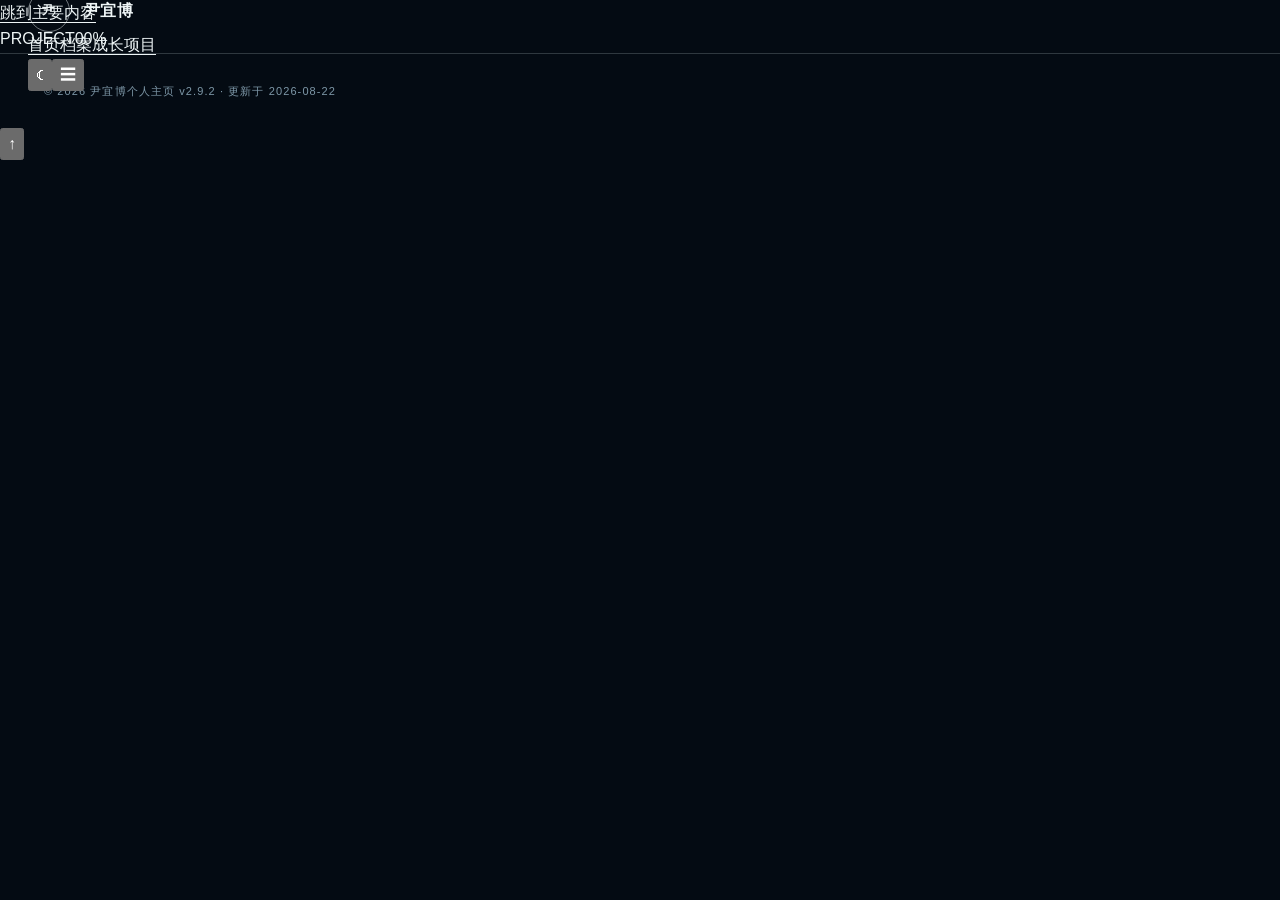
<file: project.html>
<!doctype html>
<html lang="zh-CN" data-mode="light" data-theme="cyan">
<head>
  <meta charset="utf-8">
  <meta name="viewport" content="width=device-width,initial-scale=1">
  <meta name="description" content="尹宜博的项目详情">
  <meta name="color-scheme" content="light dark">
  <title>项目详情｜尹宜博</title>
  <link rel="stylesheet" href="styles.css">
  <script src="data.js" defer></script>
  <script src="site.js" defer></script>
</head>
<body data-page="project">
  <a class="skip" href="#main">跳到主要内容</a>
  <div class="page-wipe" aria-hidden="true"></div>
  <div class="scroll-progress" aria-hidden="true"><span id="scrollProgress"></span></div>
  <aside class="side-rail" aria-hidden="true"><span>PROJECT</span><i id="railLine"></i><span id="scrollPercent">00%</span></aside>
  <header id="site-header"></header>

  <main id="main">
    <div id="projectDetail" hidden>
      <section class="page-hero">
        <div class="container">
          <p class="eyebrow hero-in">PROJECT / DETAIL</p>
          <h1 class="hero-in d1" id="projectTitle"></h1>
          <p class="page-lead hero-in d2" id="projectSummary"></p>
        </div>
      </section>

      <section class="project-media-section" id="projectMediaSection" hidden>
        <div class="container">
          <figure class="project-cover-frame reveal" id="projectCoverFrame" hidden><img id="projectCover" alt="" decoding="async"></figure>
          <div class="project-gallery" id="projectGallery"></div>
        </div>
      </section>

      <section>
        <div class="container project-detail-grid">
          <div>
            <article class="project-block reveal" id="projectProblemBlock"><p class="eyebrow">01 / PROBLEM</p><h2>背景与问题</h2><p class="muted" id="projectProblem"></p></article>
            <article class="project-block reveal" id="projectActionsBlock"><p class="eyebrow">02 / ACTION</p><h2>实施过程</h2><ol class="step-list" id="projectActions"></ol></article>
            <article class="project-block reveal" id="projectOutcomesBlock"><p class="eyebrow">03 / OUTCOME</p><h2>结果与证据</h2><ol class="step-list" id="projectOutcomes"></ol></article>
          </div>
          <aside class="card project-side reveal">
            <p class="eyebrow">PROJECT INFO</p>
            <div class="project-info-row" id="projectPeriodRow"><h3>时间</h3><p id="projectPeriod"></p></div>
            <div class="project-info-row" id="projectRoleRow"><h3>角色</h3><p id="projectRole"></p></div>
            <div class="project-info-row" id="projectStackRow"><h3>技术与工具</h3><div class="project-tags" id="projectStack"></div></div>
            <div class="button-row" id="projectExternalLinks"></div>
            <div class="button-row"><a class="btn" href="projects.html">返回项目库</a></div>
          </aside>
        </div>
      </section>
    </div>

    <section class="page-hero" id="projectMissing" hidden>
      <div class="container"><p class="eyebrow">PROJECT / NOT FOUND</p><h1>项目尚未公开。<span class="outline">暂无详情内容。</span></h1><div class="button-row"><a class="btn primary" href="projects.html">返回项目库 <span class="arrow">→</span></a><a class="btn" href="index.html">返回首页</a></div></div>
    </section>
  </main>

  <footer id="site-footer"></footer>
  <button class="icon-btn back-top" id="backTop" type="button" aria-label="返回顶部">↑</button>
</body>
</html>
</file>
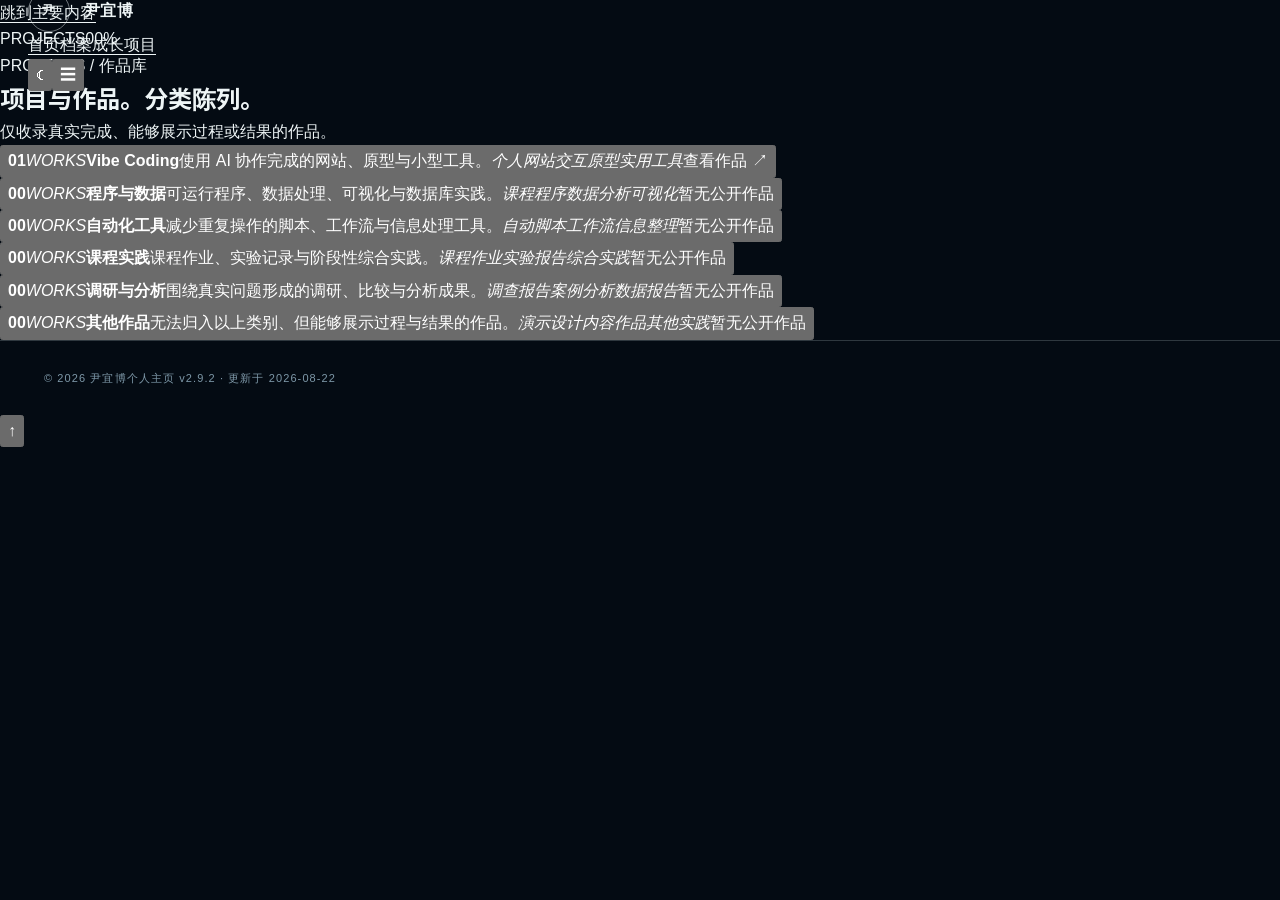
<file: projects.html>
<!doctype html>
<html lang="zh-CN" data-mode="light" data-theme="cyan">
<head>
  <meta charset="utf-8">
  <meta name="viewport" content="width=device-width,initial-scale=1">
  <meta name="description" content="尹宜博的公开项目与作品库">
  <meta name="color-scheme" content="light dark">
  <title>项目库｜尹宜博</title>
  <link rel="stylesheet" href="styles.css">
  <script src="data.js" defer></script>
  <script src="site.js" defer></script>
</head>
<body data-page="projects">
  <a class="skip" href="#main">跳到主要内容</a>
  <div class="page-wipe" aria-hidden="true"></div>
  <div class="scroll-progress" aria-hidden="true"><span id="scrollProgress"></span></div>
  <aside class="side-rail" aria-hidden="true"><span>PROJECTS</span><i id="railLine"></i><span id="scrollPercent">00%</span></aside>
  <header id="site-header"></header>

  <main id="main">
    <section class="page-hero">
      <div class="container">
        <p class="eyebrow hero-in">PROJECTS / 作品库</p>
        <h1 class="hero-in d1">项目与作品。<span class="outline">分类陈列。</span></h1>
        <p class="page-lead hero-in d2">仅收录真实完成、能够展示过程或结果的作品。</p>
      </div>
    </section>

    <section class="project-library-section">
      <div class="container">
        <div class="project-category-grid" id="projectCategoryGrid"></div>
        <div class="project-collection" id="projectCollection" hidden>
          <header class="project-collection-head">
            <p class="eyebrow">WORKS / 作品</p>
            <h2 id="projectCollectionTitle"></h2>
          </header>
          <div class="project-grid" id="projectGrid"></div>
        </div>
      </div>
    </section>
  </main>

  <footer id="site-footer"></footer>
  <button class="icon-btn back-top" id="backTop" type="button" aria-label="返回顶部">↑</button>
</body>
</html>
</file>
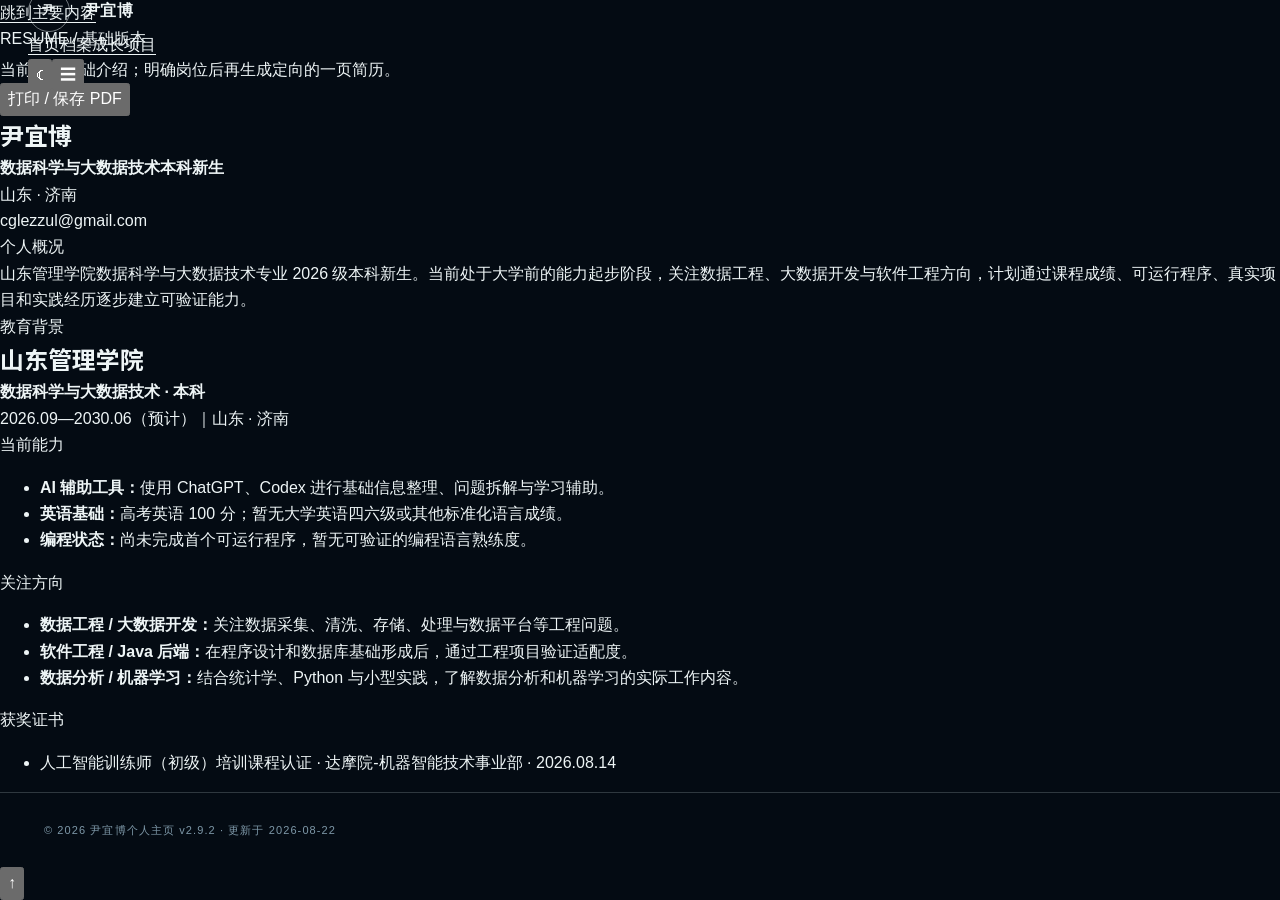
<file: resume.html>
<!doctype html>
<html lang="zh-CN" data-mode="light" data-theme="cyan">
<head>
  <meta charset="utf-8">
  <meta name="viewport" content="width=device-width,initial-scale=1">
  <meta name="description" content="尹宜博的中文基础简历">
  <meta name="color-scheme" content="light dark">
  <title>简历｜尹宜博</title>
  <link rel="stylesheet" href="styles.css">
  <script src="data.js" defer></script>
  <script src="site.js" defer></script>
</head>
<body data-page="resume">
  <a class="skip" href="#main">跳到主要内容</a>
  <div class="page-wipe" aria-hidden="true"></div>
  <div class="scroll-progress" aria-hidden="true"><span id="scrollProgress"></span></div>
  <header id="site-header"></header>

  <main class="resume-page" id="main">
    <div class="container">
      <div class="resume-toolbar no-print">
        <div><p class="eyebrow" style="margin:0">RESUME / 基础版本</p><p class="muted" style="margin:4px 0 0">当前用于基础介绍；明确岗位后再生成定向的一页简历。</p></div>
        <button class="btn primary" id="resumePrint" type="button">打印 / 保存 PDF</button>
      </div>

      <article class="resume-sheet">
        <header class="resume-head">
          <div><h1 id="resumeName"></h1><p><strong id="resumeRole"></strong></p></div>
          <div class="resume-contact"><p id="resumeLocation"></p><p id="resumeEmail"></p></div>
        </header>

        <section class="resume-section">
          <div class="resume-label">个人概况</div>
          <div class="resume-content"><p id="resumeProfile"></p></div>
        </section>

        <section class="resume-section">
          <div class="resume-label">教育背景</div>
          <div class="resume-content"><h2 id="resumeSchool"></h2><p><strong id="resumeMajor"></strong></p><p class="muted" id="resumePeriod"></p></div>
        </section>

        <section class="resume-section">
          <div class="resume-label">当前能力</div>
          <div class="resume-content"><ul class="resume-list" id="resumeCapabilities"></ul></div>
        </section>

        <section class="resume-section">
          <div class="resume-label">关注方向</div>
          <div class="resume-content"><ul class="resume-list" id="resumeInterests"></ul></div>
        </section>

        <section class="resume-section" id="resumeProjectsSection" hidden>
          <div class="resume-label">项目经历</div>
          <div class="resume-content"><ul class="resume-list" id="resumeProjects"></ul></div>
        </section>

        <section class="resume-section" id="resumeExperienceSection" hidden>
          <div class="resume-label">实践经历</div>
          <div class="resume-content" id="resumeExperience"></div>
        </section>

        <section class="resume-section" id="resumeAwardsSection" hidden>
          <div class="resume-label">获奖证书</div>
          <div class="resume-content" id="resumeAwards"></div>
        </section>
      </article>
    </div>
  </main>

  <footer id="site-footer"></footer>
  <button class="icon-btn back-top no-print" id="backTop" type="button" aria-label="返回顶部">↑</button>
</body>
</html>
</file>
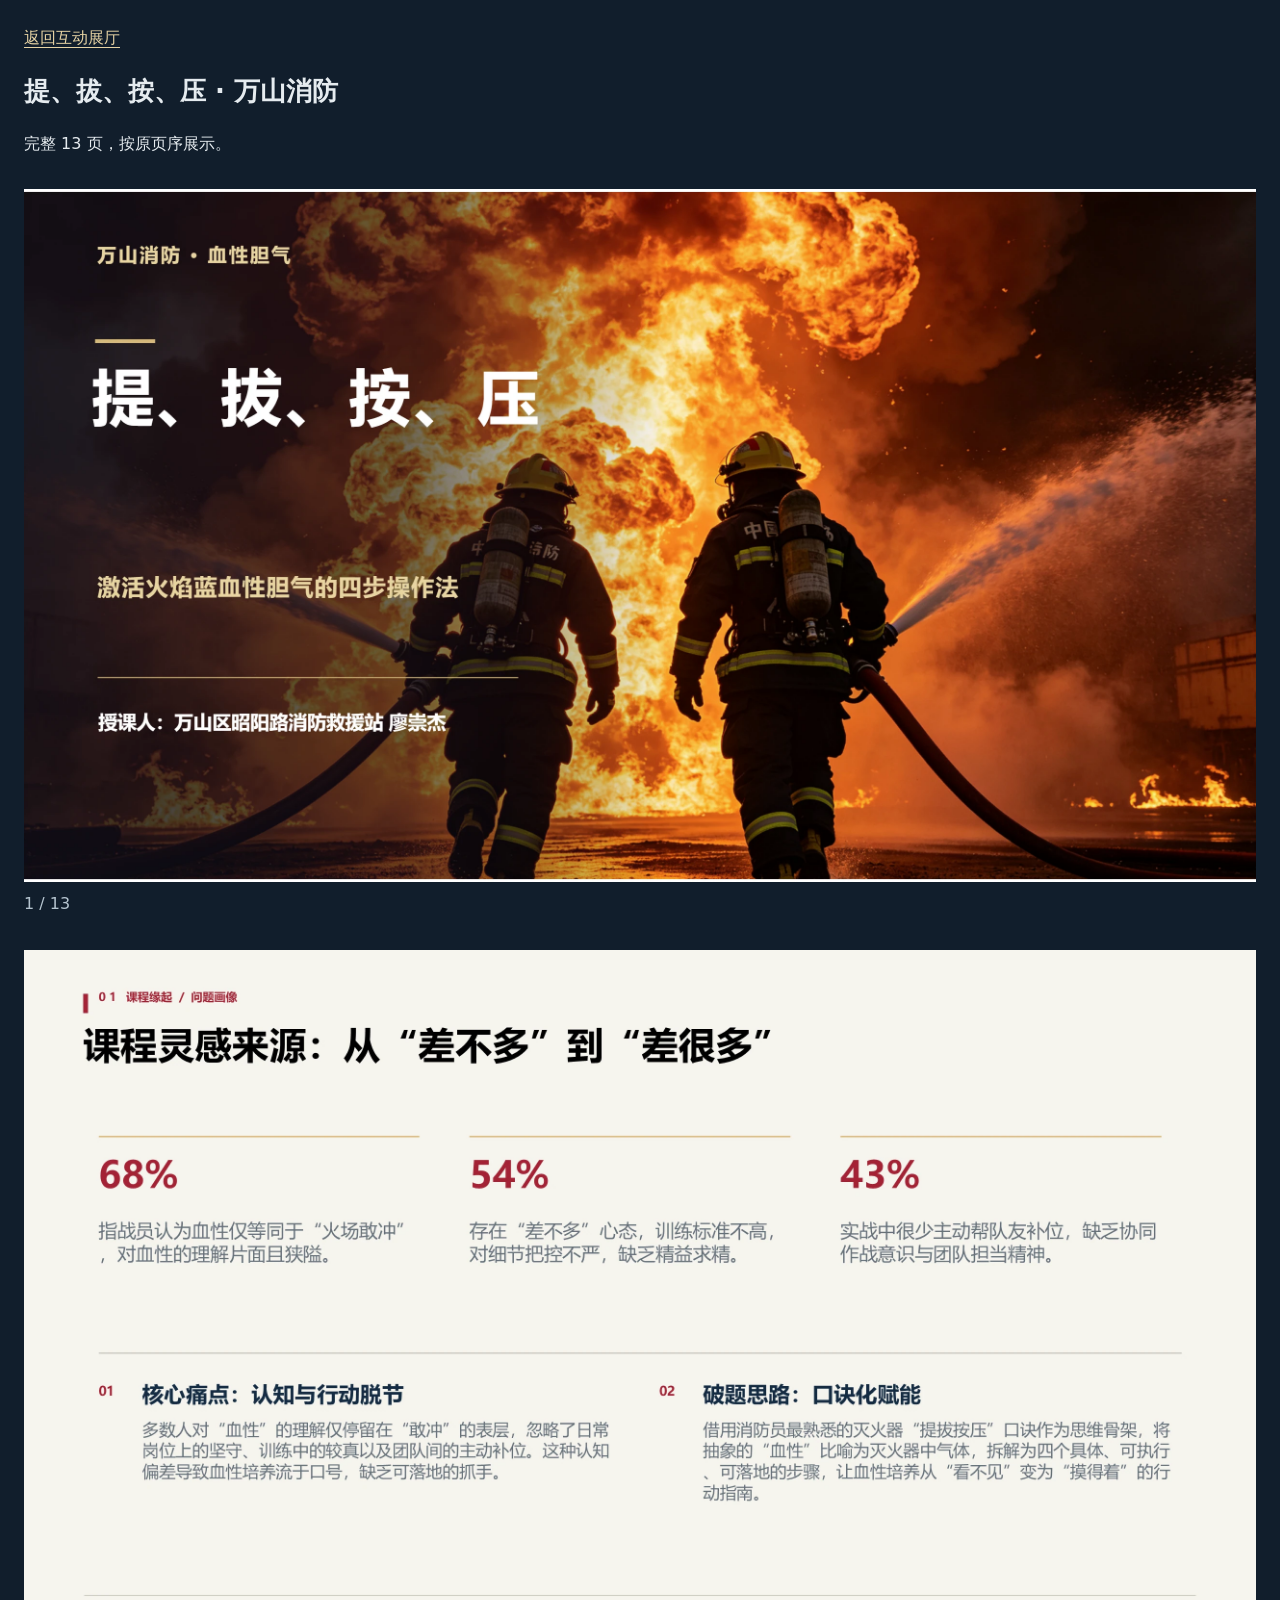
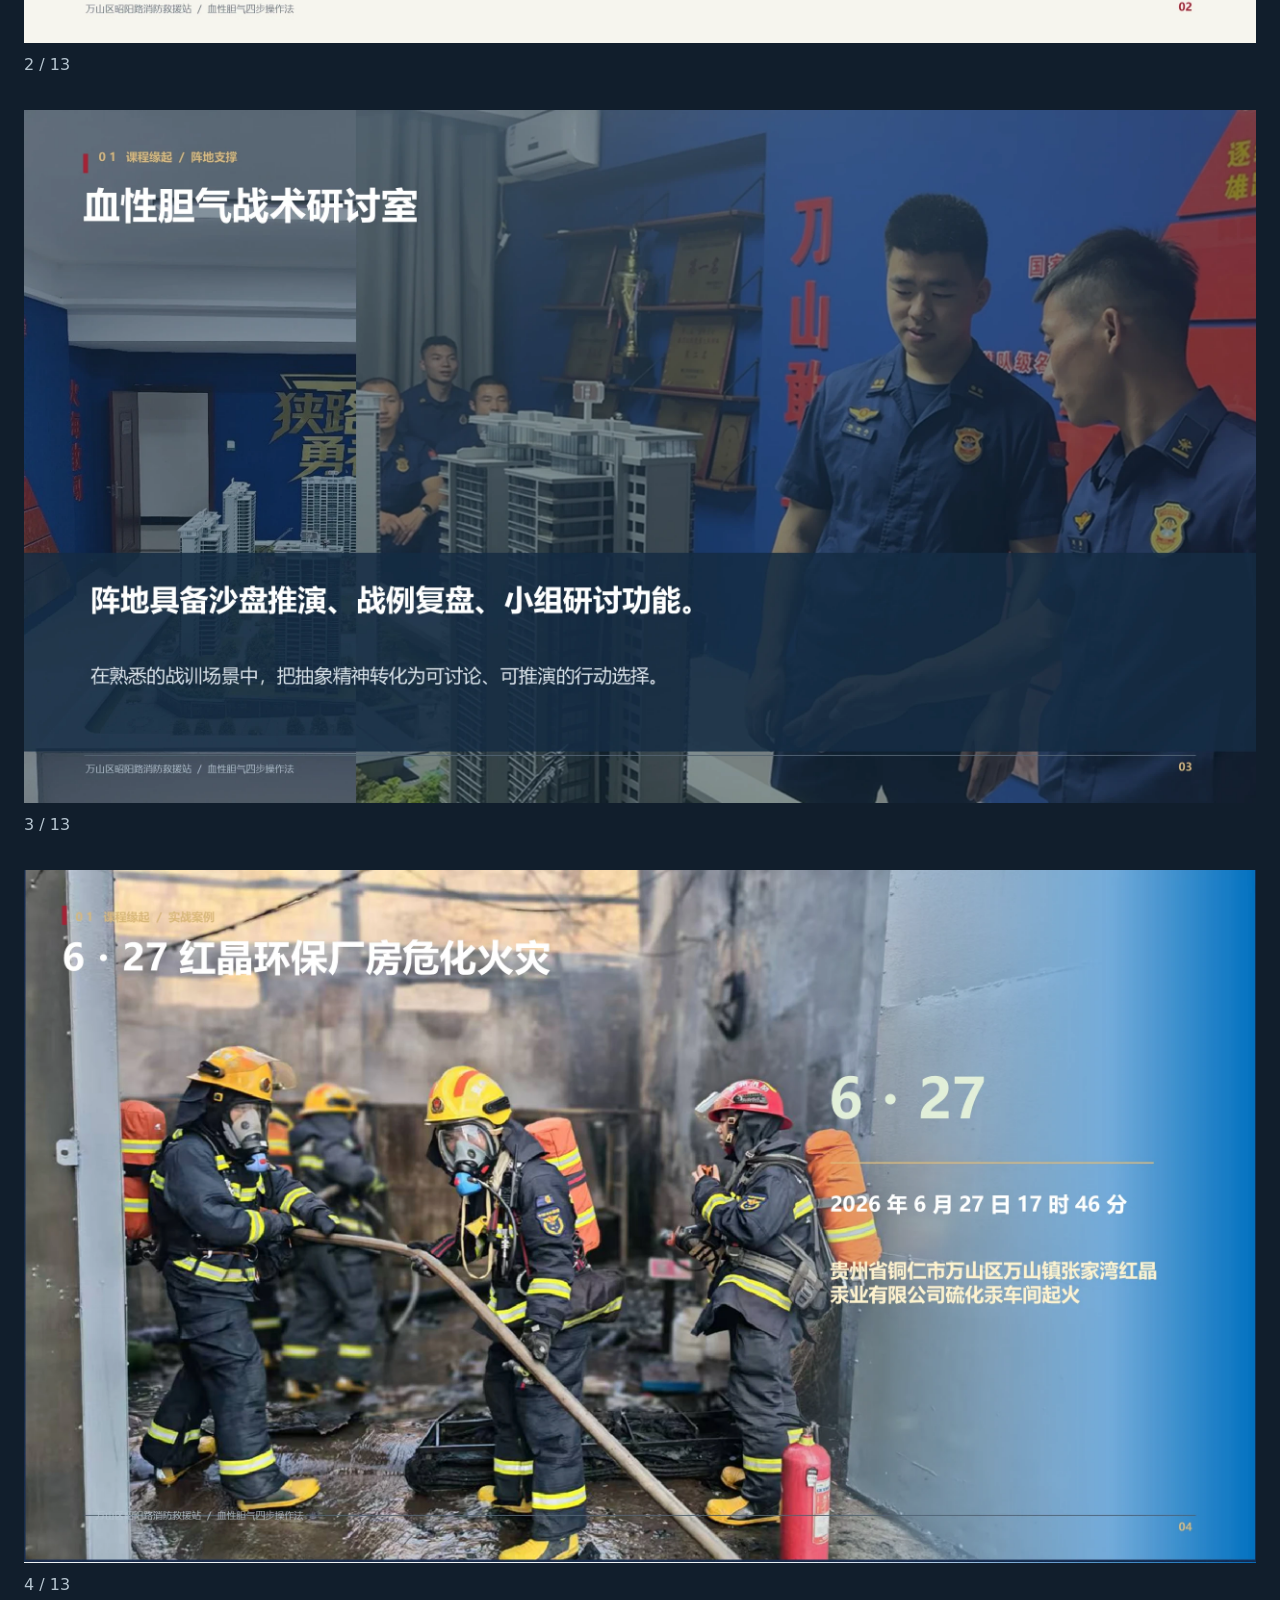
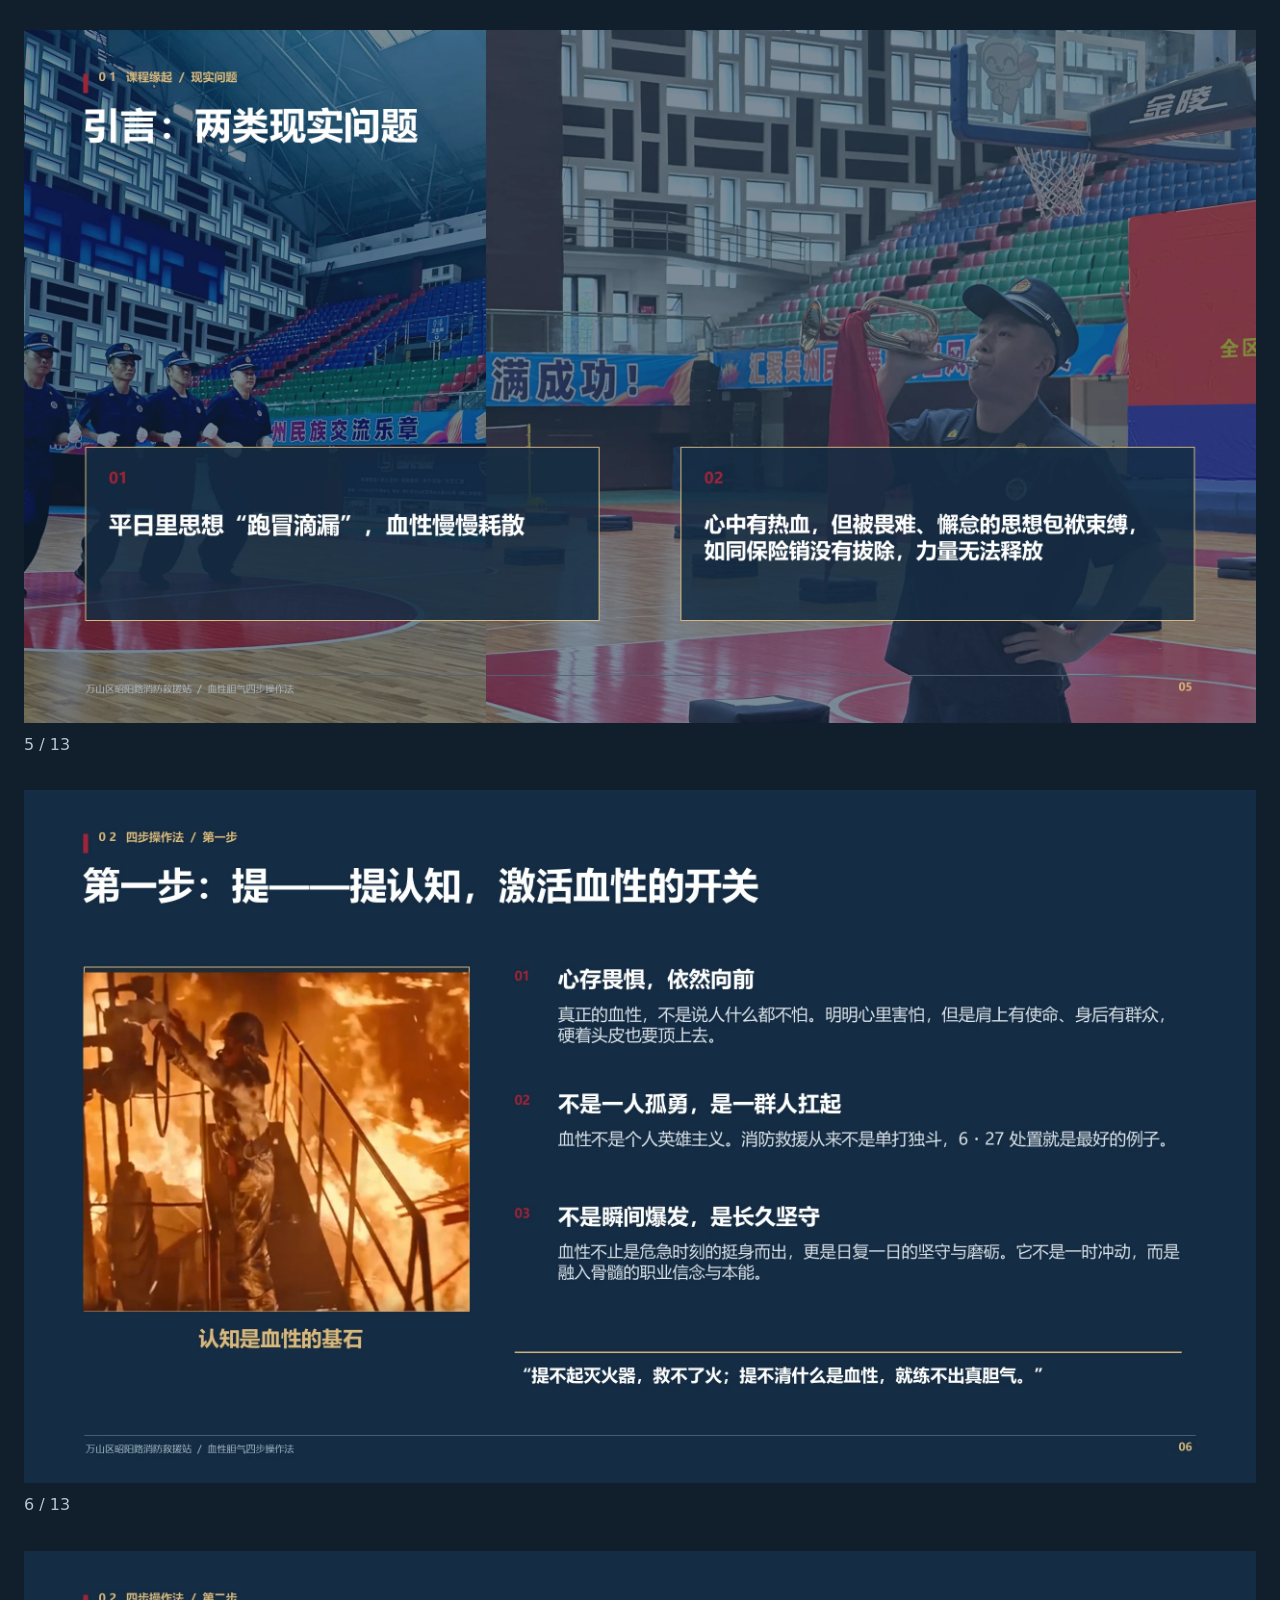
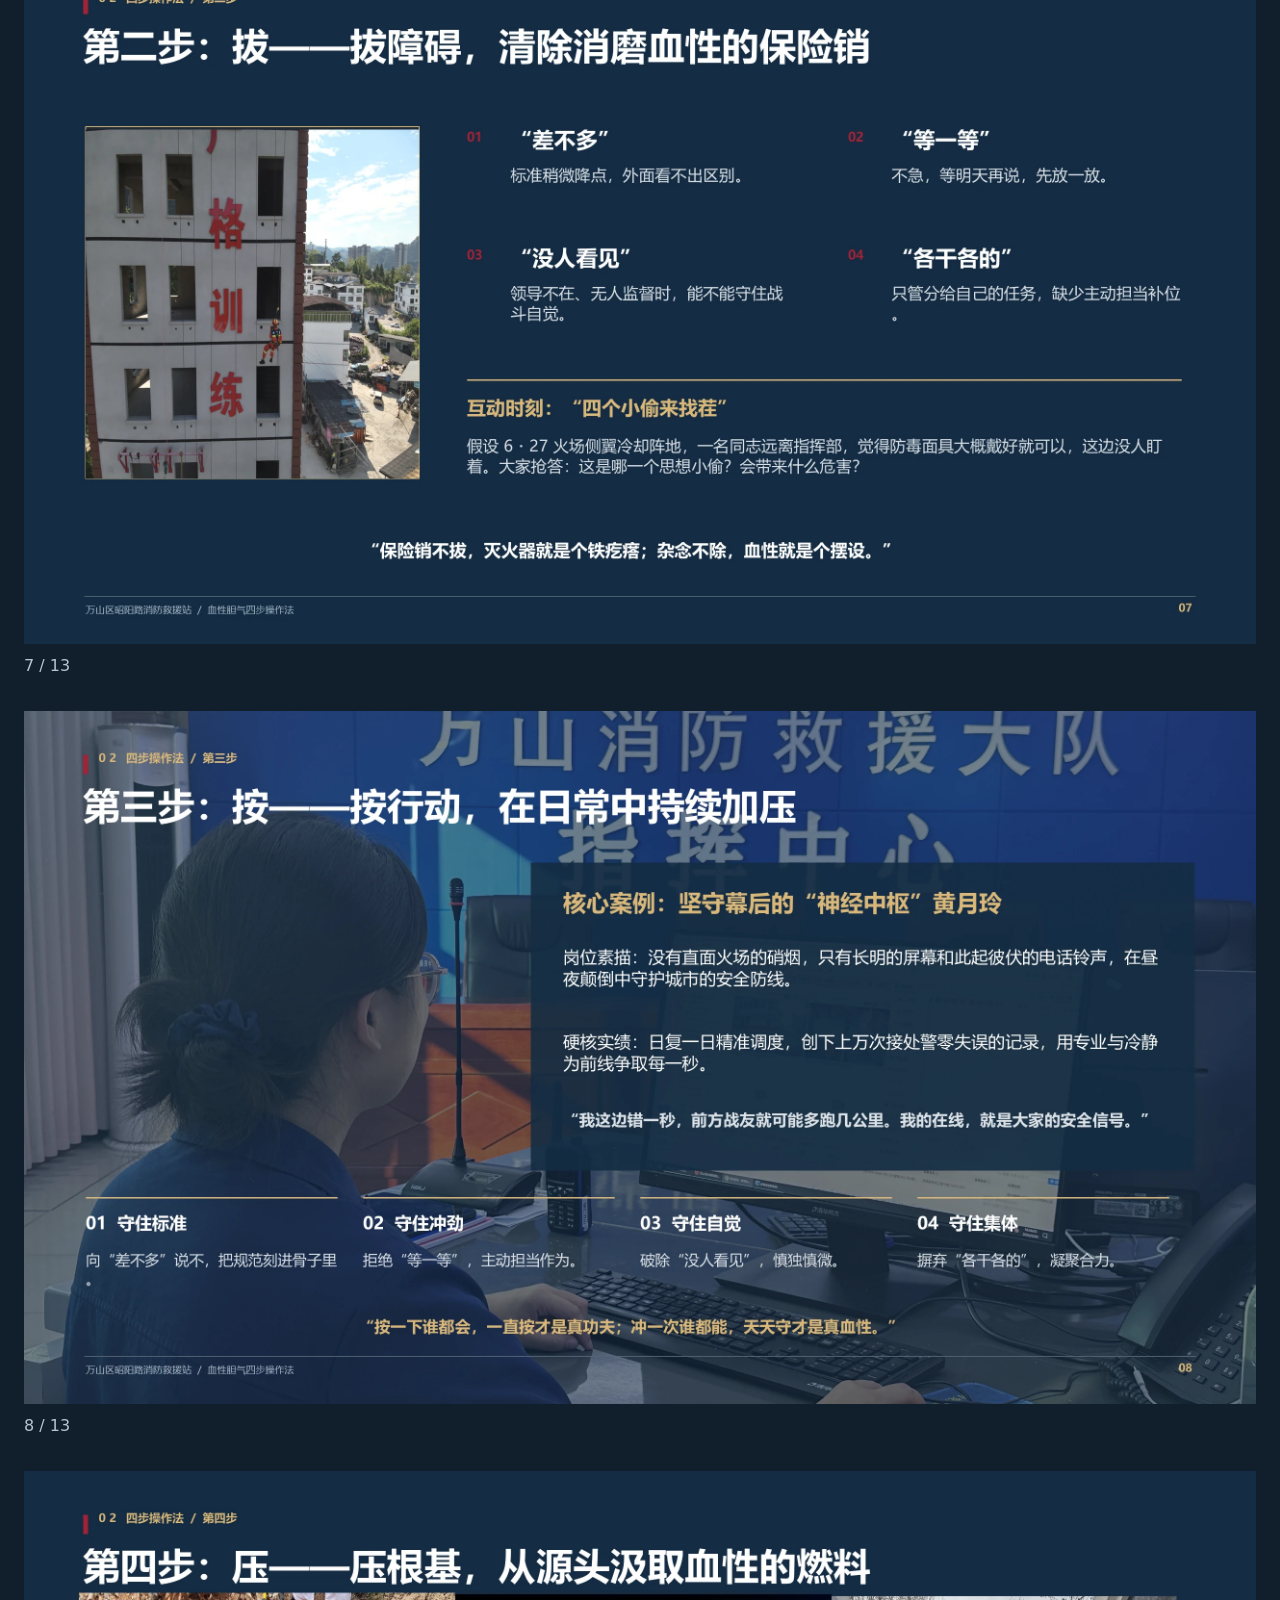
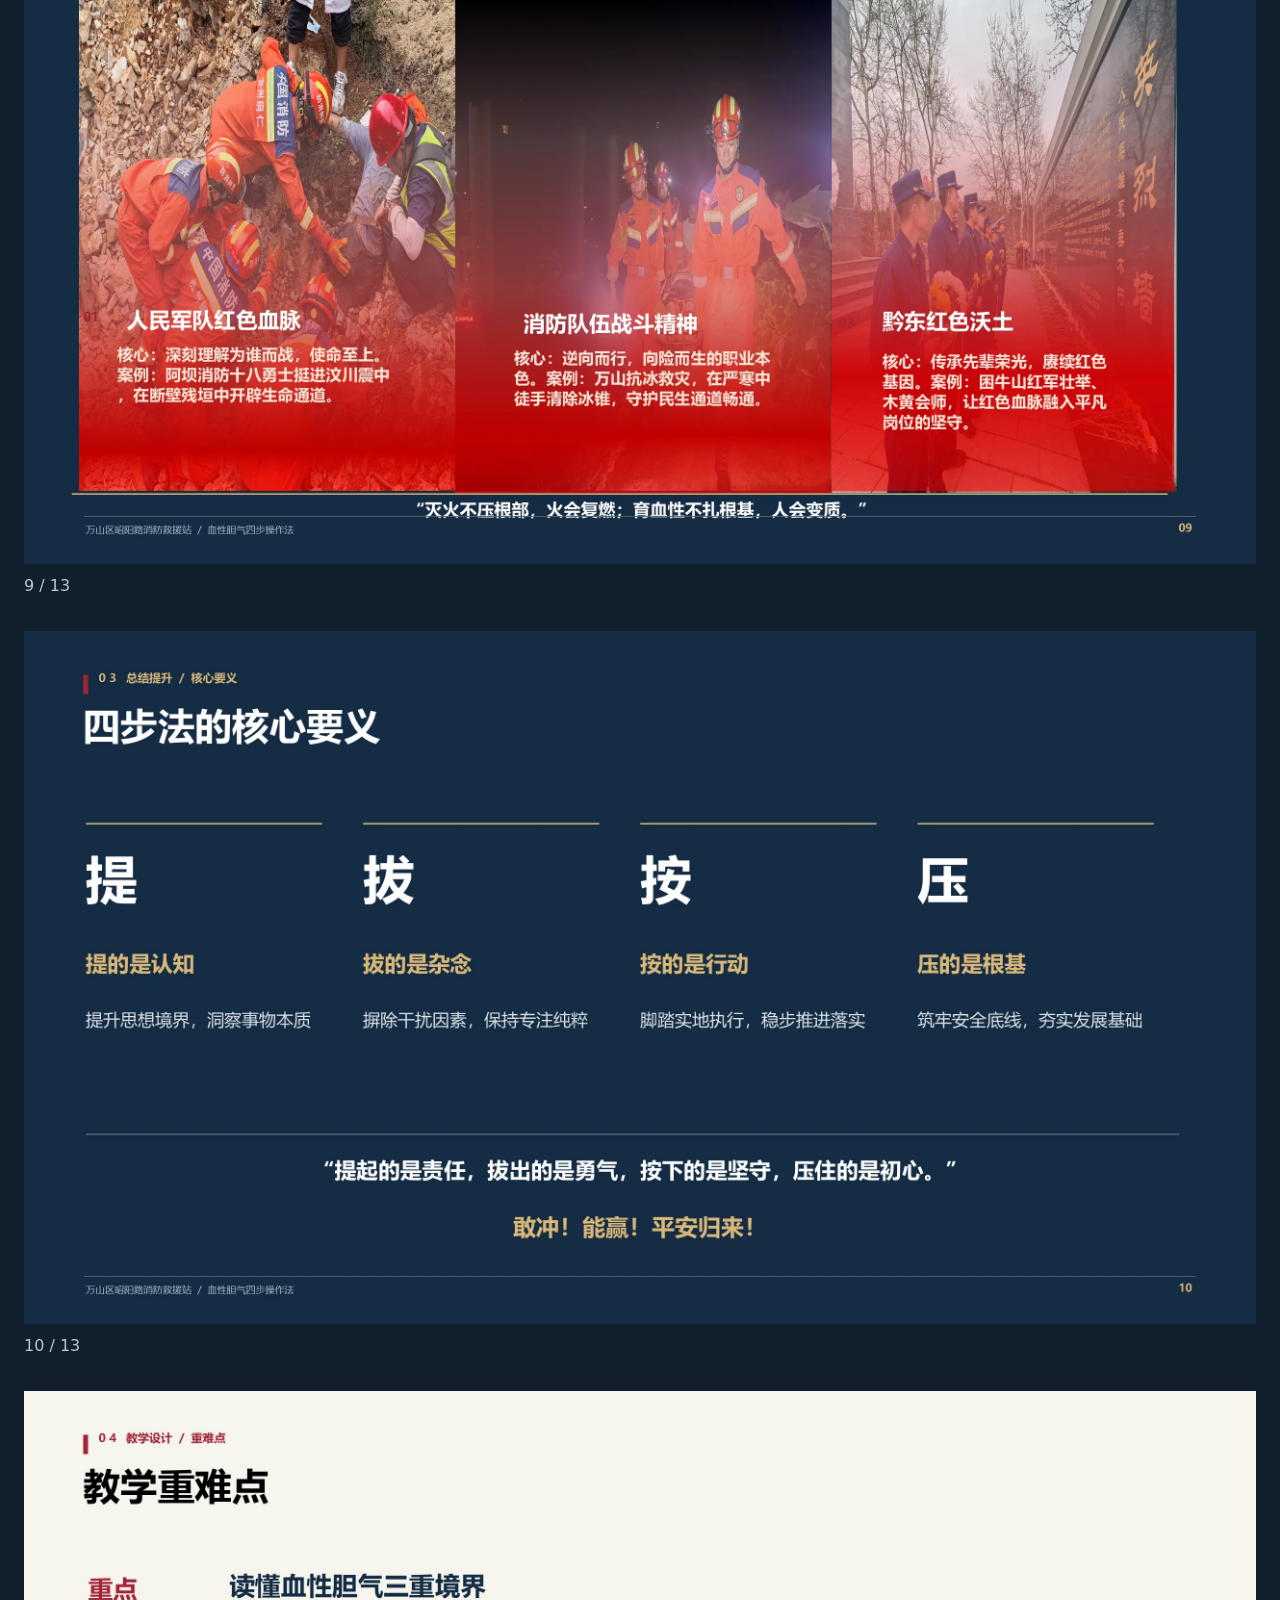
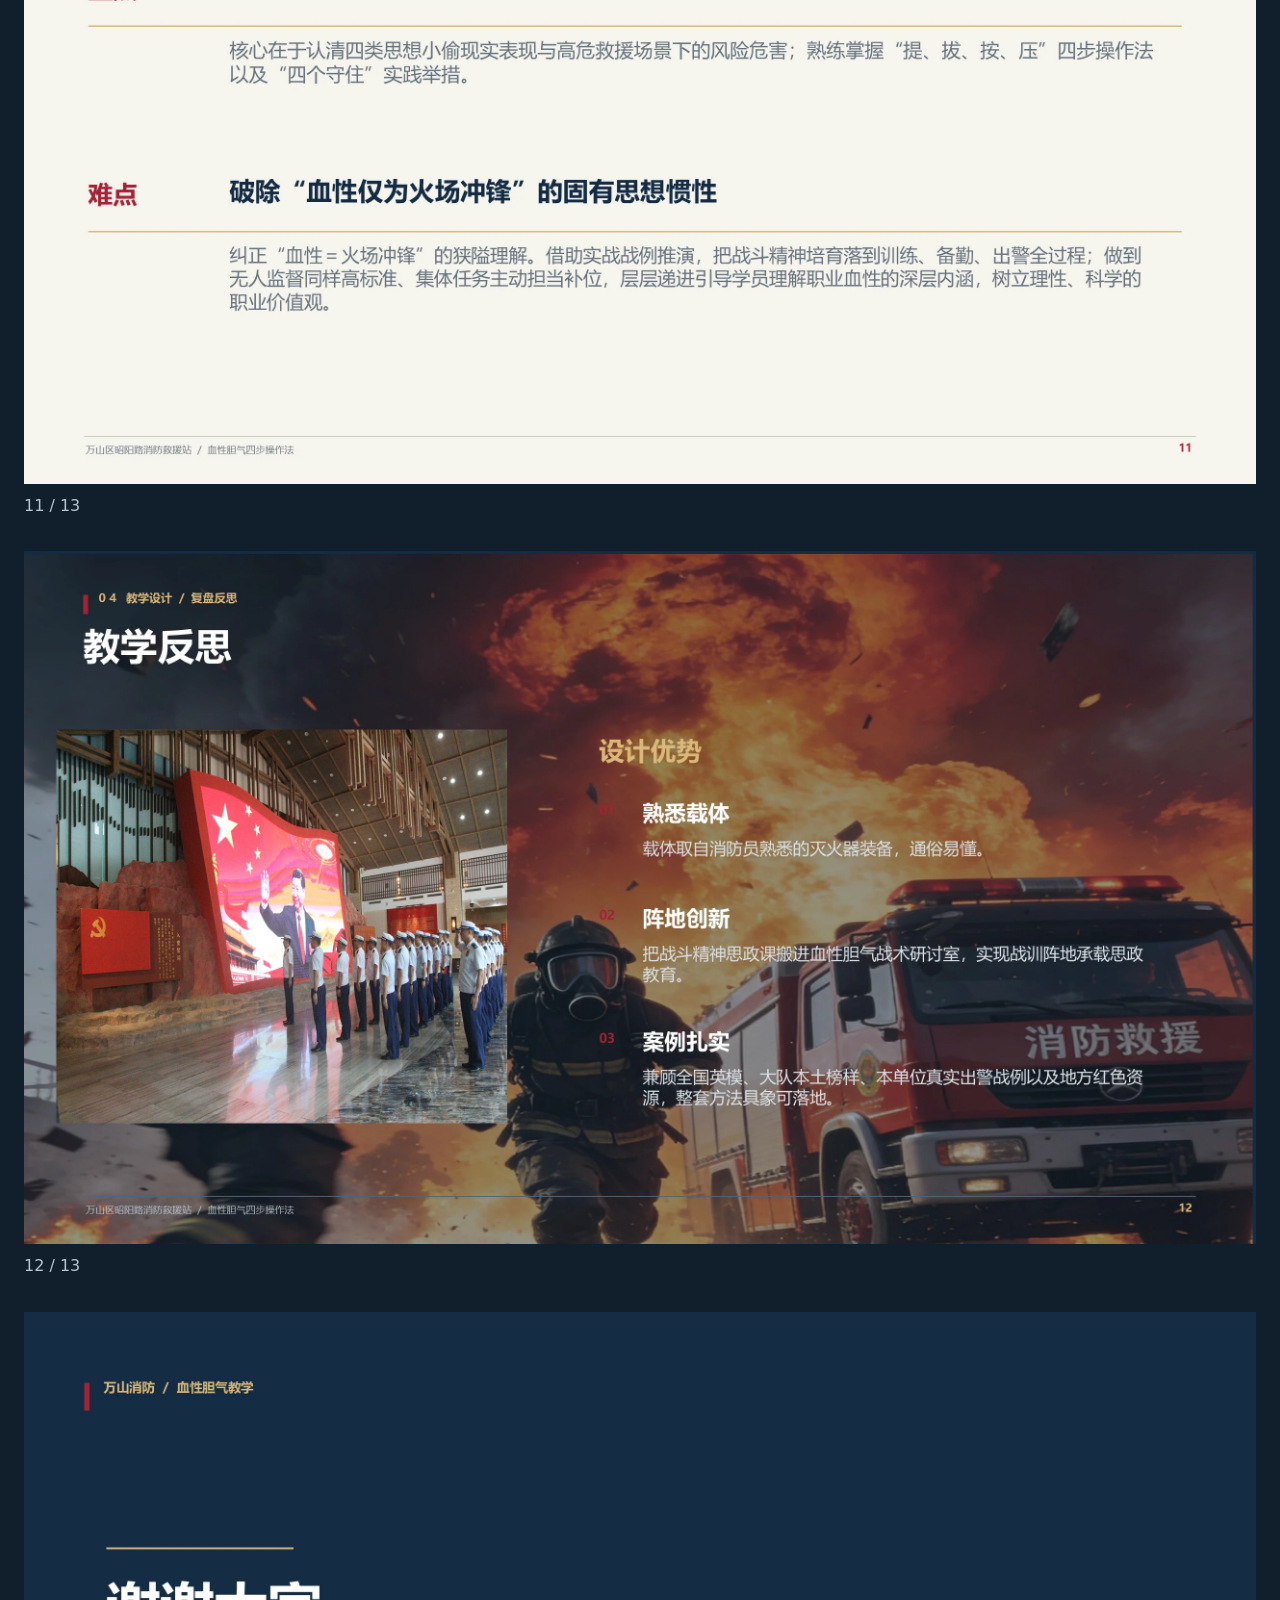
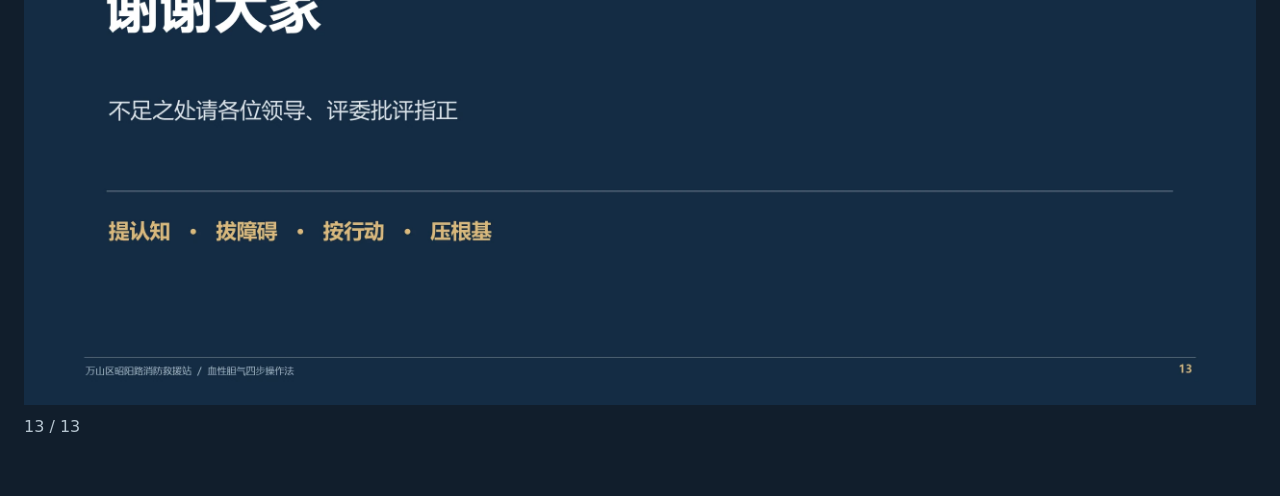
<file: wanshan-fire.html>
<!doctype html><html lang="zh-CN"><meta charset="utf-8"><meta name="viewport" content="width=device-width,initial-scale=1"><title>提、拔、按、压 · 万山消防 | 尹宜博</title><style>body{margin:0;padding:24px;background:#111e2c;color:#e5ebef;font:16px/1.7 system-ui,sans-serif}main{max-width:1280px;margin:auto}a{color:#e6d3a4;text-underline-offset:4px}h1{font-size:26px}figure{margin:32px 0}img{display:block;width:100%;height:auto}figcaption{margin:8px 0;color:#b5c4cf}</style><main><a href="index.html#deck=wanshan-fire&page=1">返回互动展厅</a><h1>提、拔、按、压 · 万山消防</h1><p>完整 13 页，按原页序展示。</p><figure id="page-1"><img src="../assets/ppt-gallery/wanshan-fire-full/page-01.webp" width="2560" height="1440" alt="提、拔、按、压 · 万山消防，第 1 页" loading="eager"><figcaption>1 / 13</figcaption></figure>
<figure id="page-2"><img src="../assets/ppt-gallery/wanshan-fire-full/page-02.webp" width="2560" height="1440" alt="提、拔、按、压 · 万山消防，第 2 页" loading="lazy"><figcaption>2 / 13</figcaption></figure>
<figure id="page-3"><img src="../assets/ppt-gallery/wanshan-fire-full/page-03.webp" width="2560" height="1440" alt="提、拔、按、压 · 万山消防，第 3 页" loading="lazy"><figcaption>3 / 13</figcaption></figure>
<figure id="page-4"><img src="../assets/ppt-gallery/wanshan-fire-full/page-04.webp" width="2560" height="1440" alt="提、拔、按、压 · 万山消防，第 4 页" loading="lazy"><figcaption>4 / 13</figcaption></figure>
<figure id="page-5"><img src="../assets/ppt-gallery/wanshan-fire-full/page-05.webp" width="2560" height="1440" alt="提、拔、按、压 · 万山消防，第 5 页" loading="lazy"><figcaption>5 / 13</figcaption></figure>
<figure id="page-6"><img src="../assets/ppt-gallery/wanshan-fire-full/page-06.webp" width="2560" height="1440" alt="提、拔、按、压 · 万山消防，第 6 页" loading="lazy"><figcaption>6 / 13</figcaption></figure>
<figure id="page-7"><img src="../assets/ppt-gallery/wanshan-fire-full/page-07.webp" width="2560" height="1440" alt="提、拔、按、压 · 万山消防，第 7 页" loading="lazy"><figcaption>7 / 13</figcaption></figure>
<figure id="page-8"><img src="../assets/ppt-gallery/wanshan-fire-full/page-08.webp" width="2560" height="1440" alt="提、拔、按、压 · 万山消防，第 8 页" loading="lazy"><figcaption>8 / 13</figcaption></figure>
<figure id="page-9"><img src="../assets/ppt-gallery/wanshan-fire-full/page-09.webp" width="2560" height="1440" alt="提、拔、按、压 · 万山消防，第 9 页" loading="lazy"><figcaption>9 / 13</figcaption></figure>
<figure id="page-10"><img src="../assets/ppt-gallery/wanshan-fire-full/page-10.webp" width="2560" height="1440" alt="提、拔、按、压 · 万山消防，第 10 页" loading="lazy"><figcaption>10 / 13</figcaption></figure>
<figure id="page-11"><img src="../assets/ppt-gallery/wanshan-fire-full/page-11.webp" width="2560" height="1440" alt="提、拔、按、压 · 万山消防，第 11 页" loading="lazy"><figcaption>11 / 13</figcaption></figure>
<figure id="page-12"><img src="../assets/ppt-gallery/wanshan-fire-full/page-12.webp" width="2560" height="1440" alt="提、拔、按、压 · 万山消防，第 12 页" loading="lazy"><figcaption>12 / 13</figcaption></figure>
<figure id="page-13"><img src="../assets/ppt-gallery/wanshan-fire-full/page-13.webp" width="2560" height="1440" alt="提、拔、按、压 · 万山消防，第 13 页" loading="lazy"><figcaption>13 / 13</figcaption></figure></main></html>
</file>
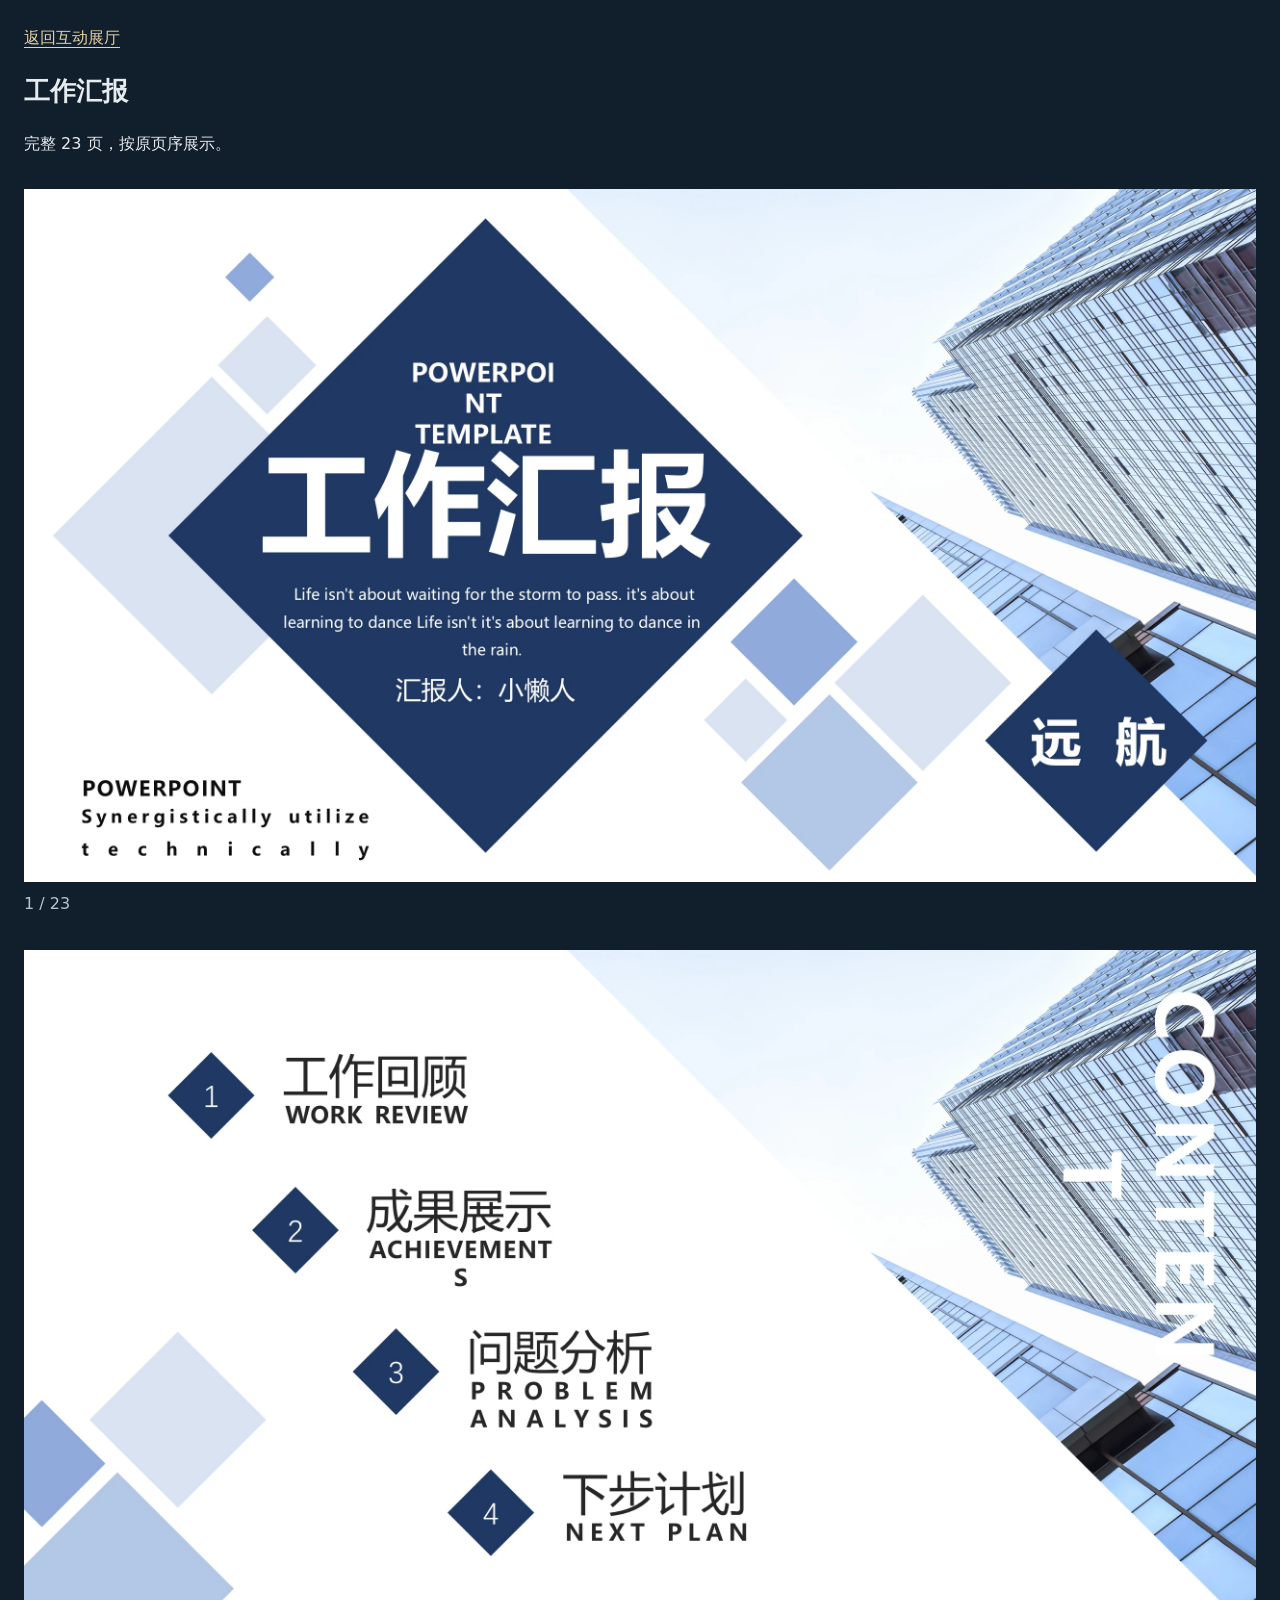
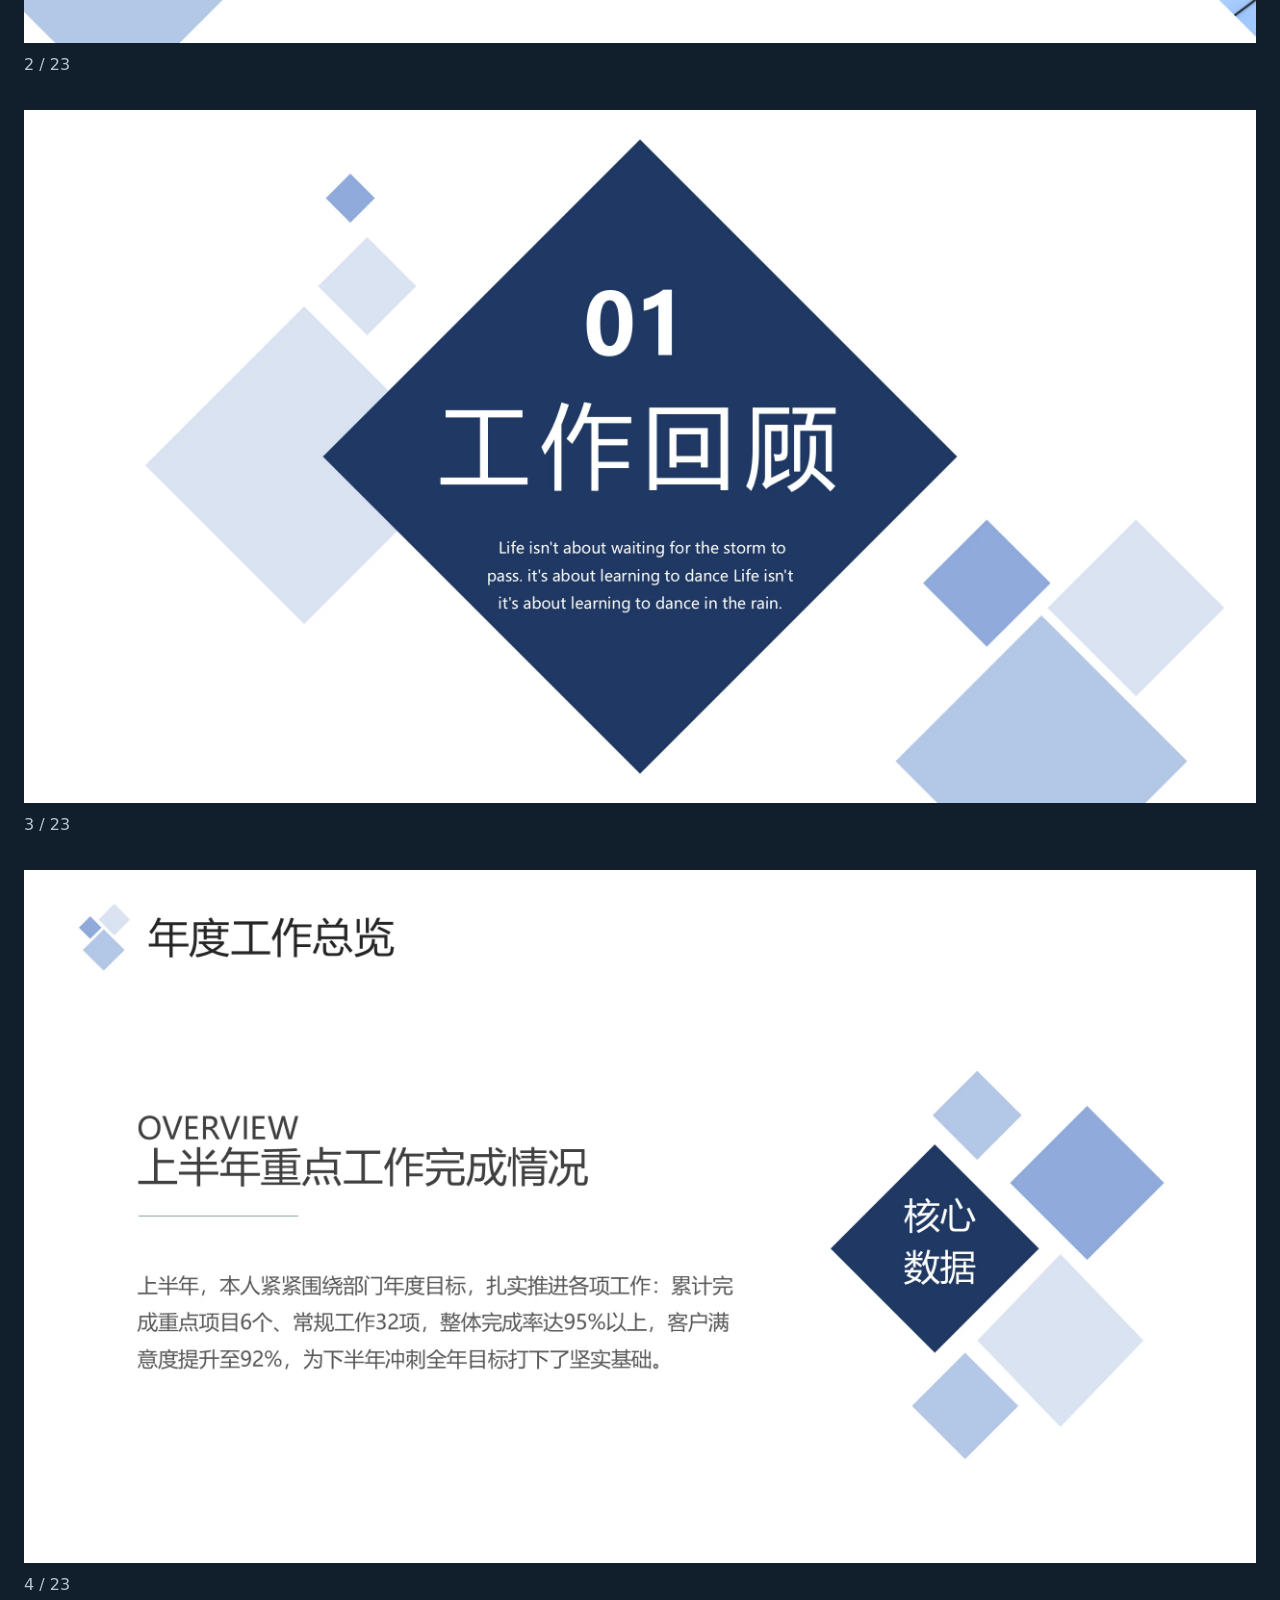
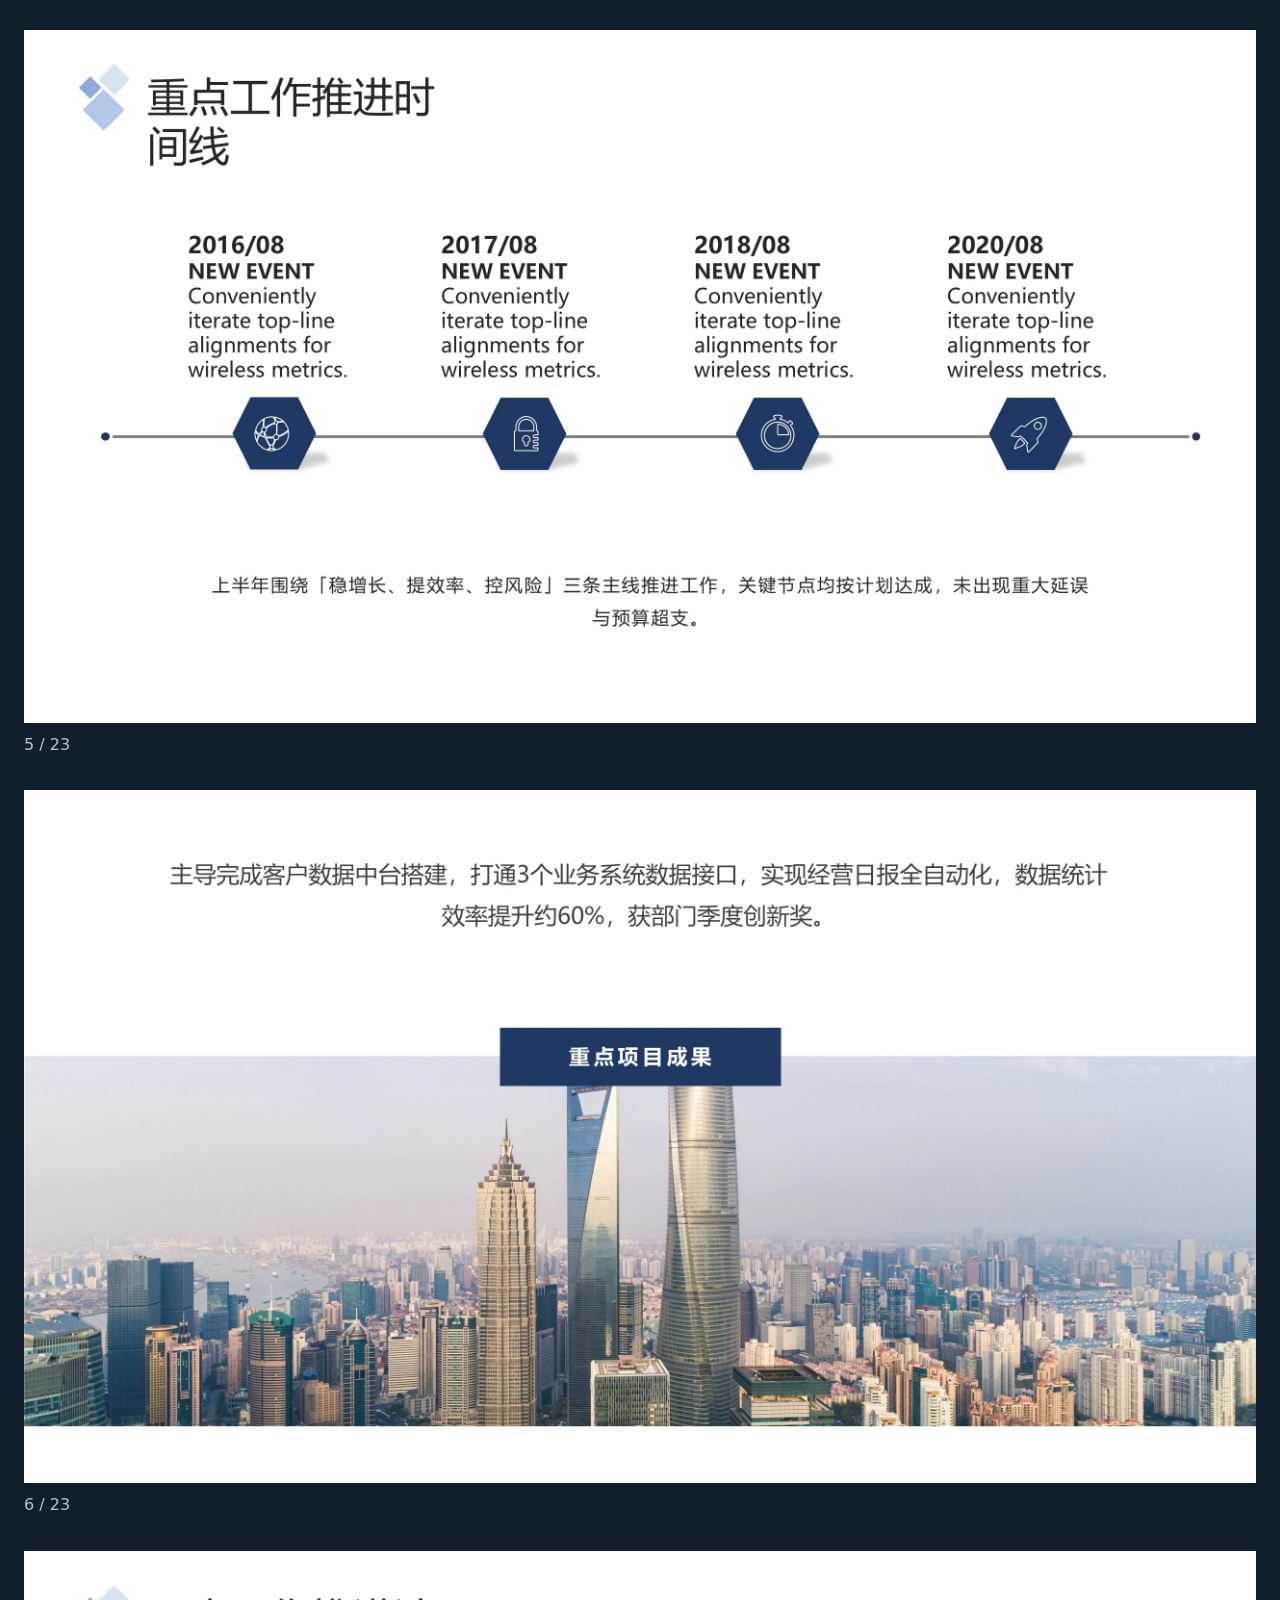
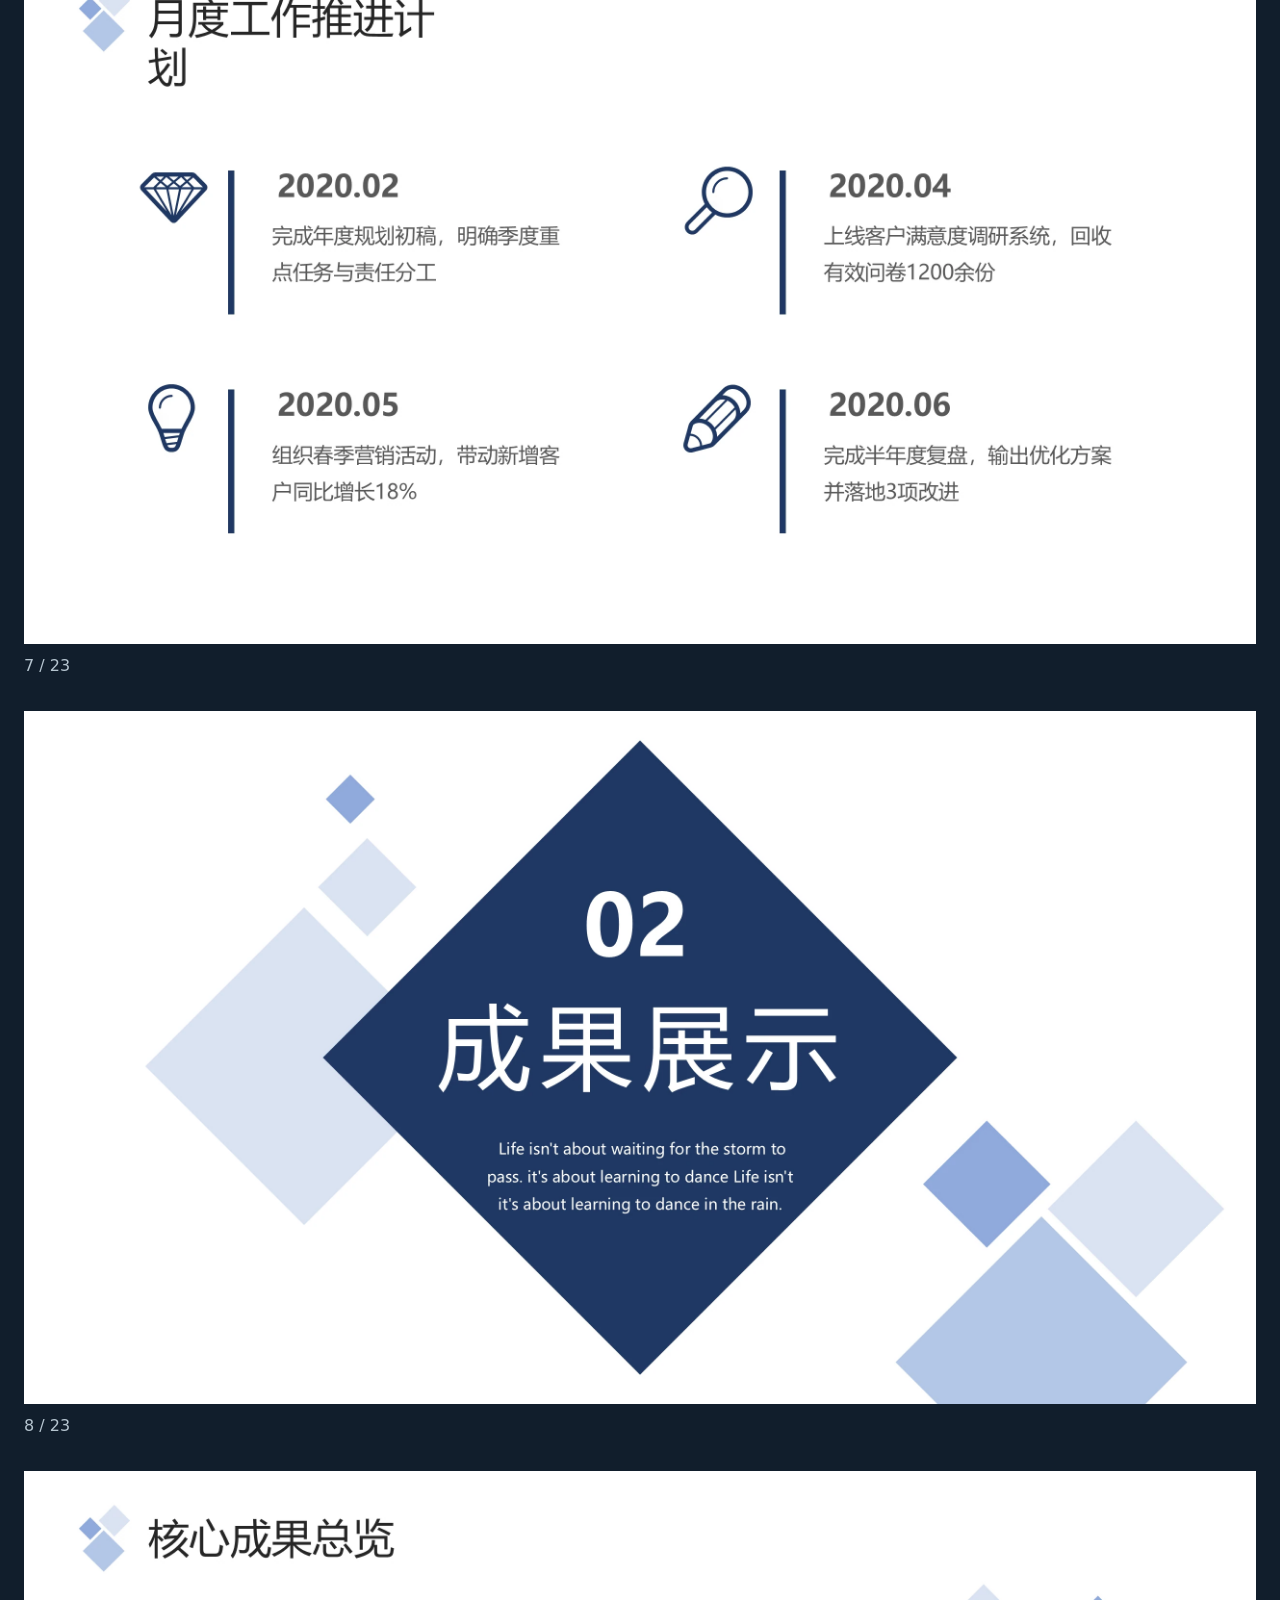
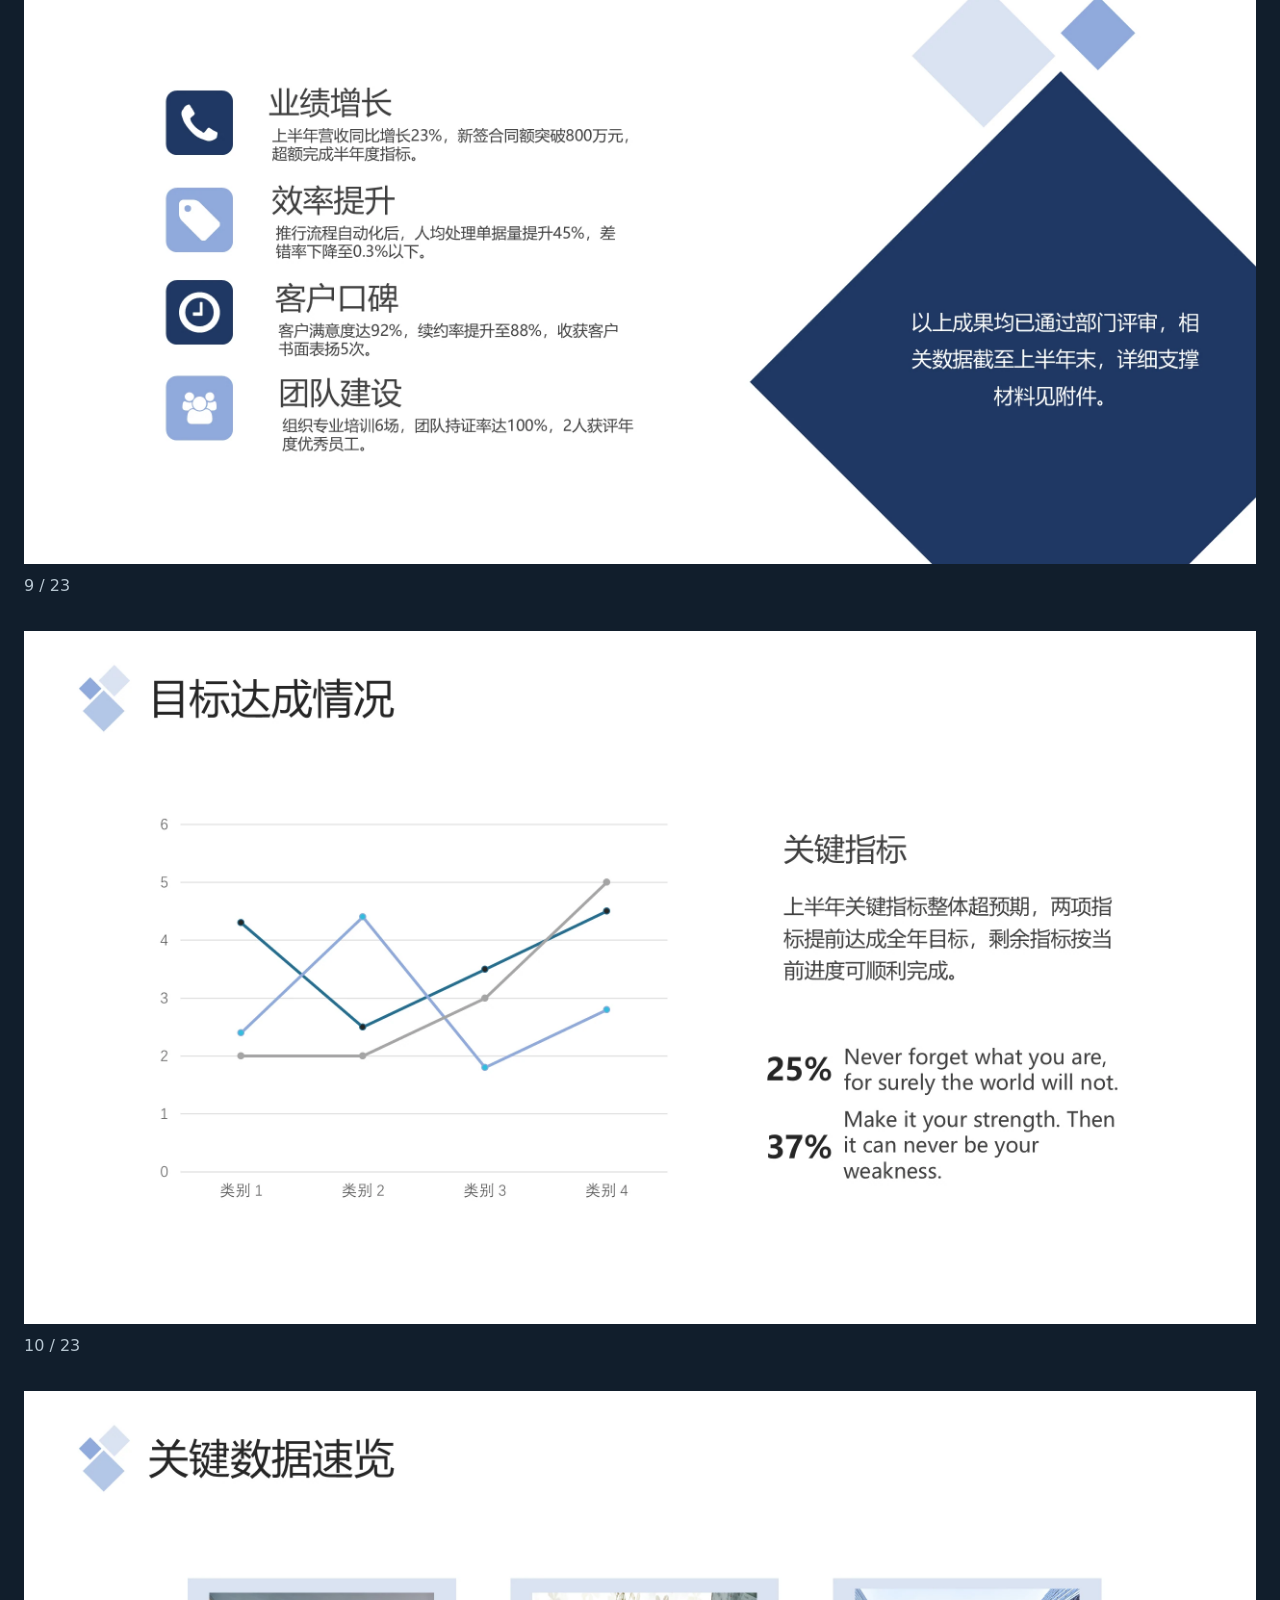
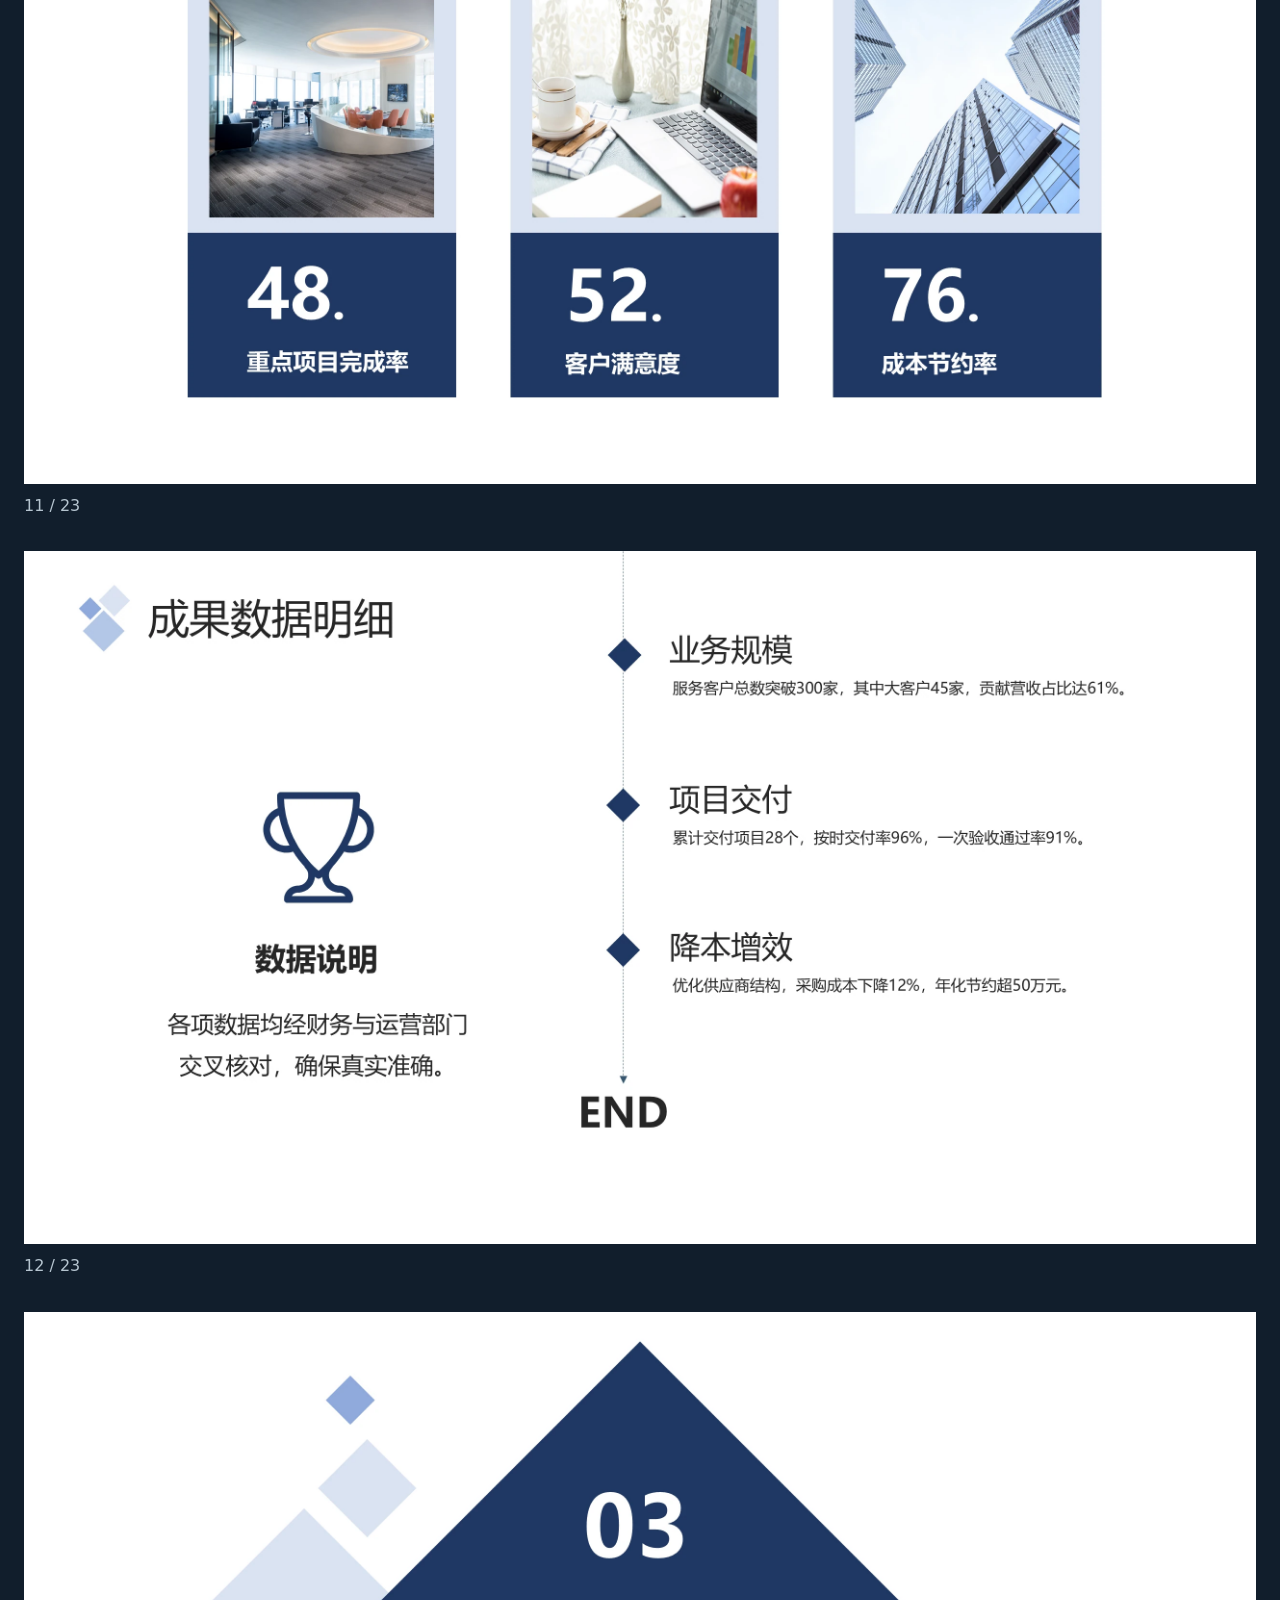
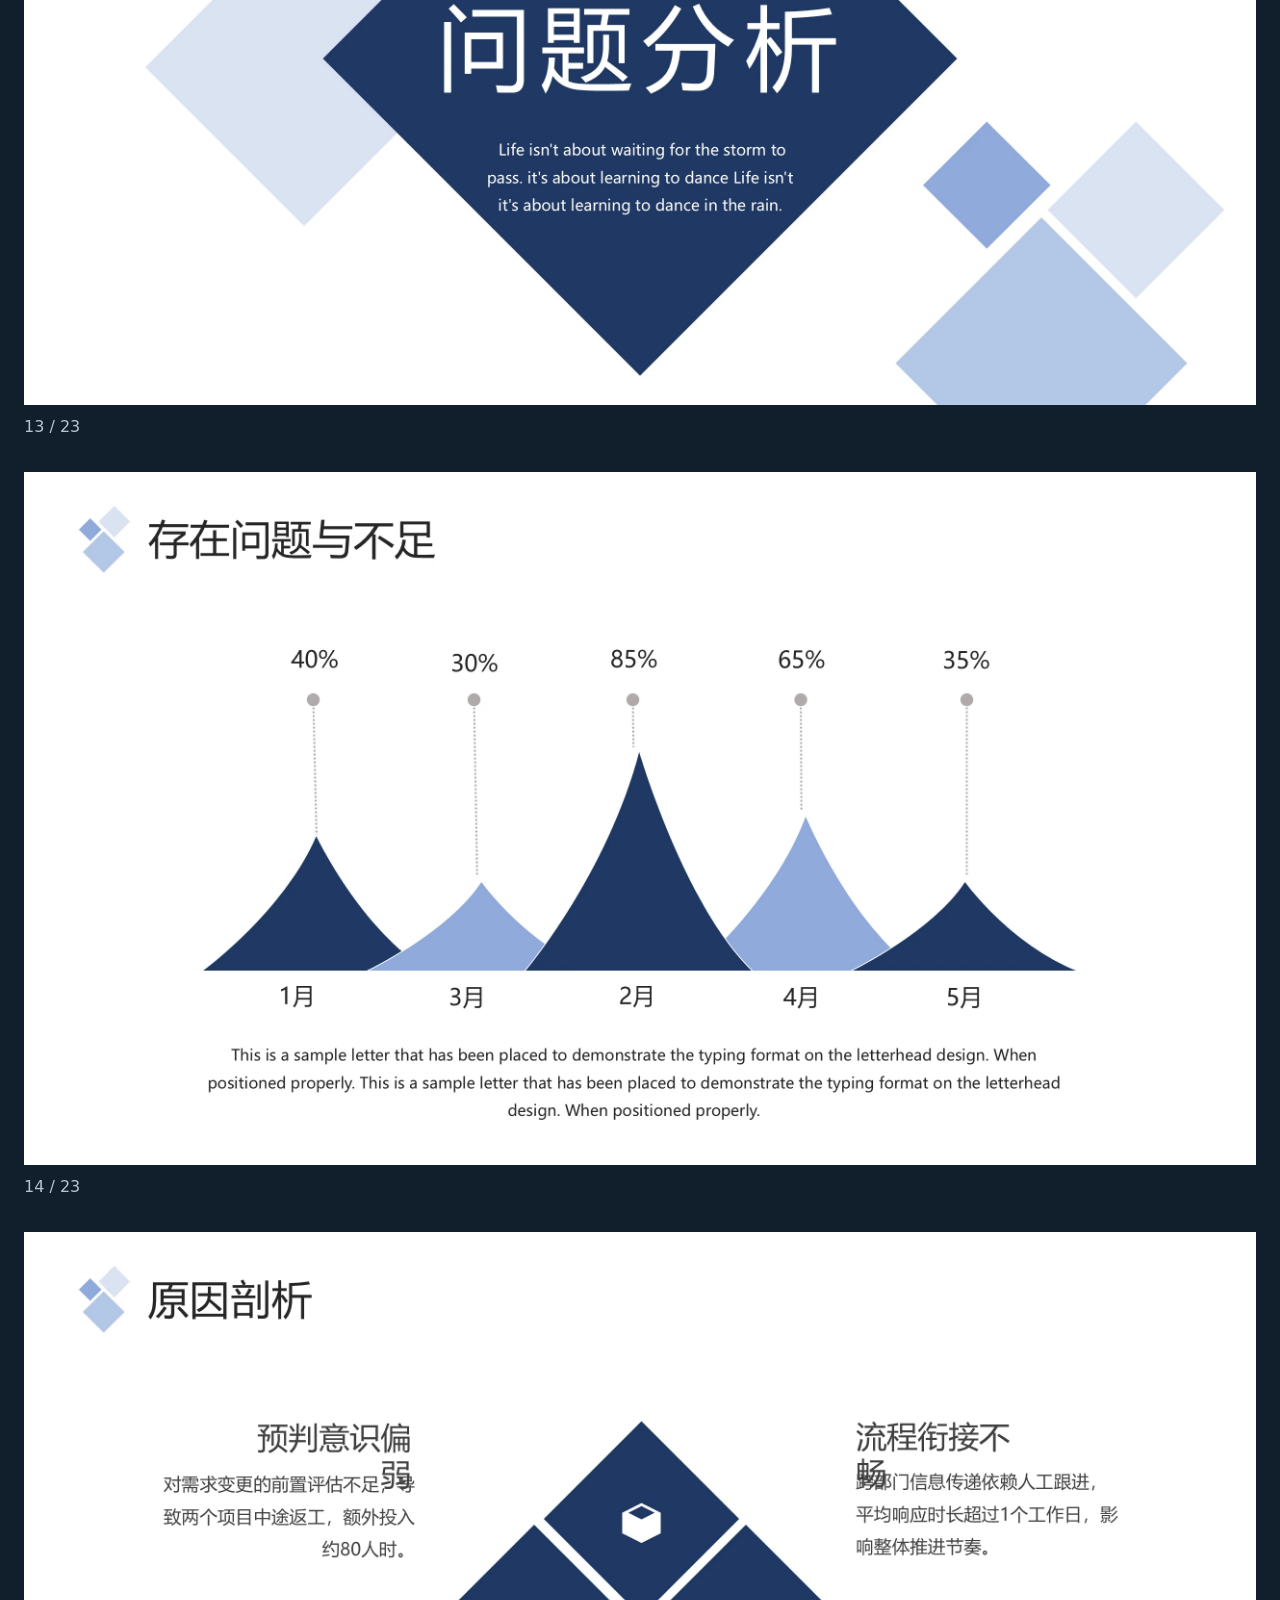
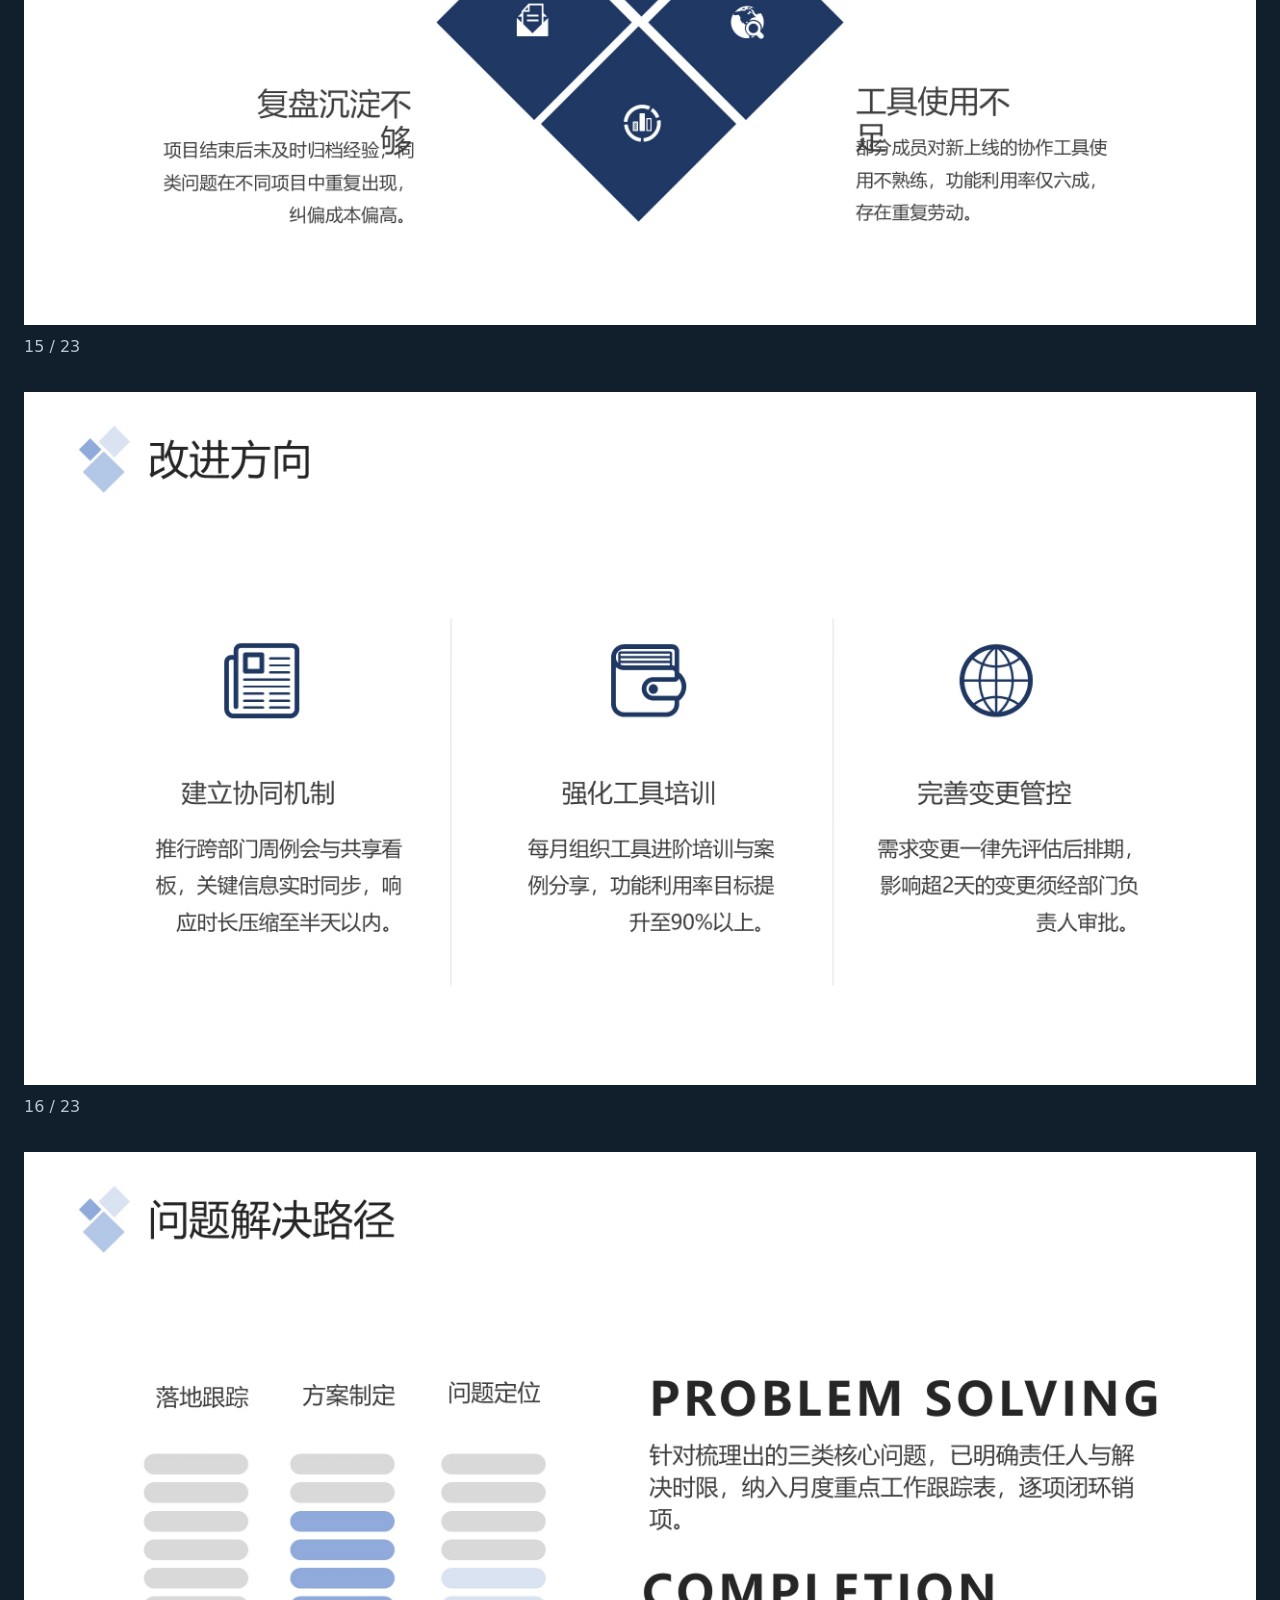
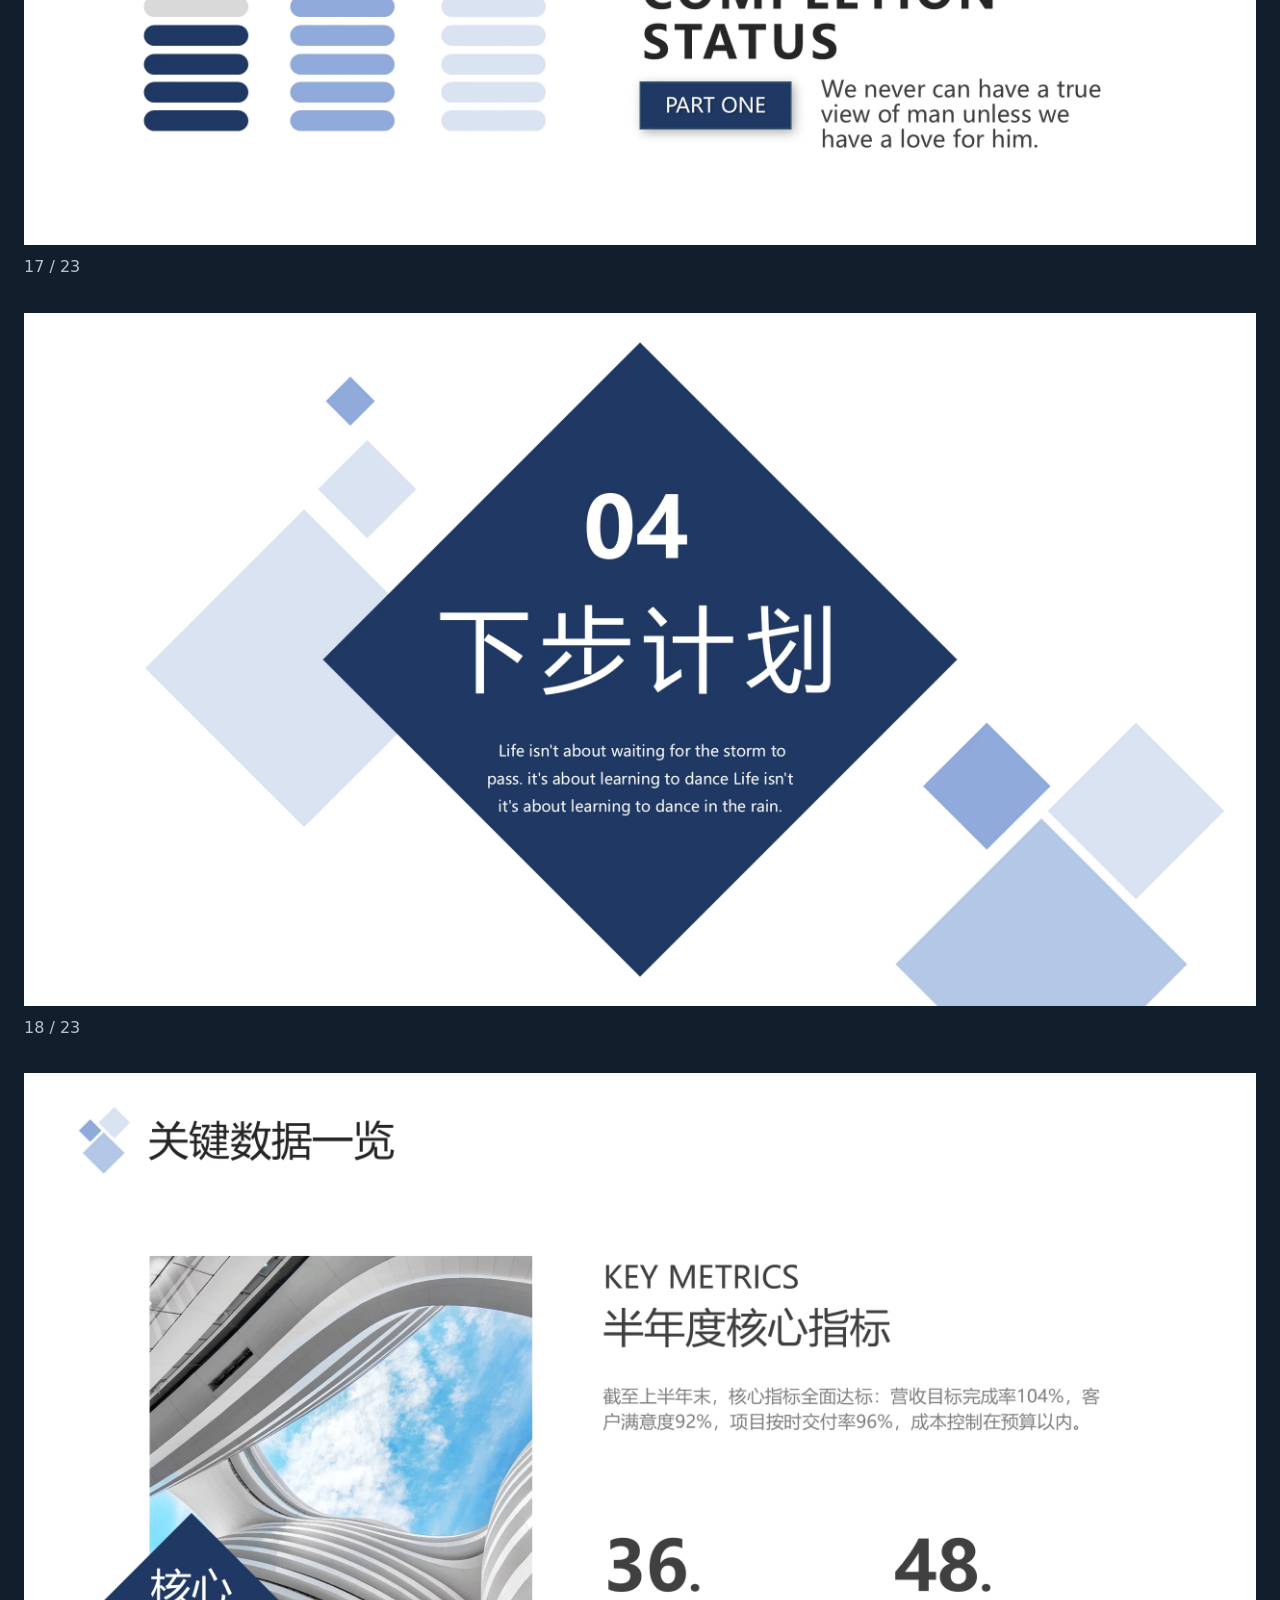
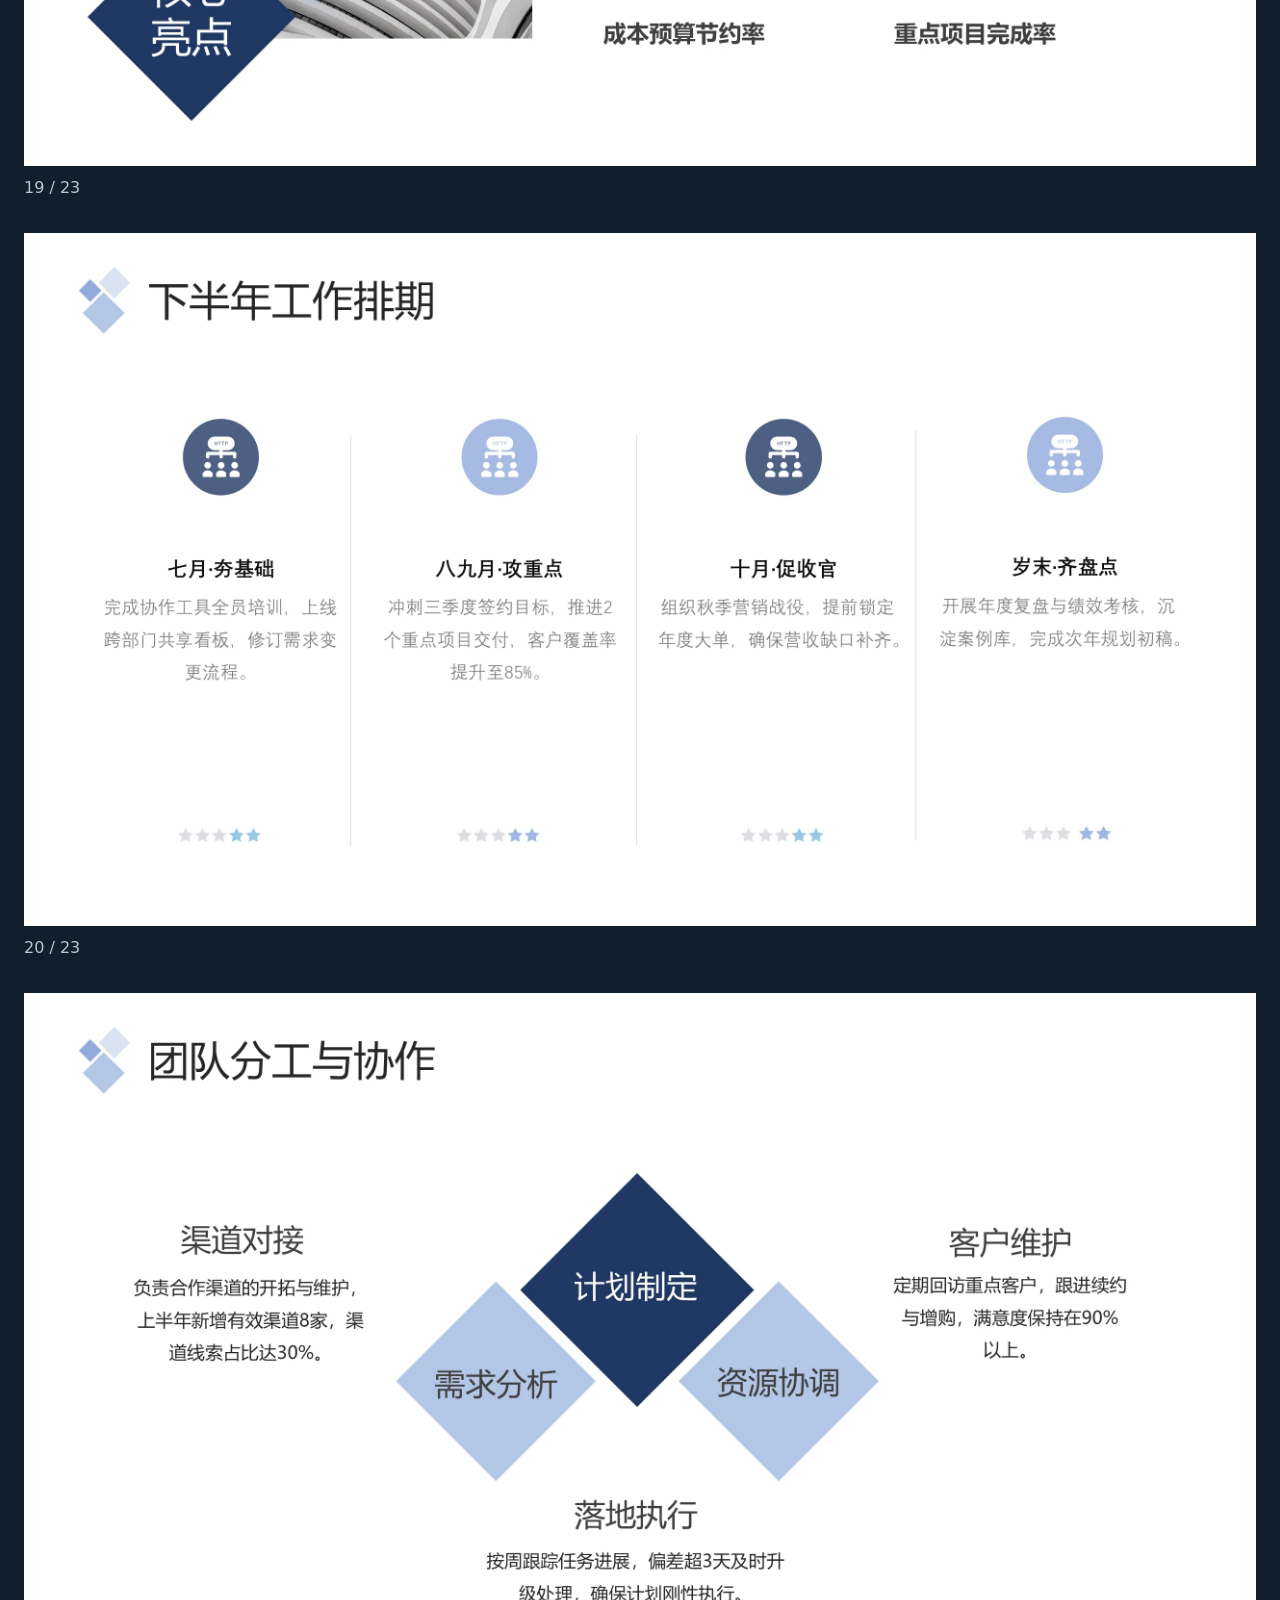
<file: work-report.html>
<!doctype html><html lang="zh-CN"><meta charset="utf-8"><meta name="viewport" content="width=device-width,initial-scale=1"><title>工作汇报 | 尹宜博</title><style>body{margin:0;padding:24px;background:#111e2c;color:#e5ebef;font:16px/1.7 system-ui,sans-serif}main{max-width:1280px;margin:auto}a{color:#e6d3a4;text-underline-offset:4px}h1{font-size:26px}figure{margin:32px 0}img{display:block;width:100%;height:auto}figcaption{margin:8px 0;color:#b5c4cf}</style><main><a href="index.html#deck=work-report&page=1">返回互动展厅</a><h1>工作汇报</h1><p>完整 23 页，按原页序展示。</p><figure id="page-1"><img src="../assets/ppt-gallery/work-report-full/page-01.webp" width="2560" height="1440" alt="工作汇报，第 1 页" loading="eager"><figcaption>1 / 23</figcaption></figure>
<figure id="page-2"><img src="../assets/ppt-gallery/work-report-full/page-02.webp" width="2560" height="1440" alt="工作汇报，第 2 页" loading="lazy"><figcaption>2 / 23</figcaption></figure>
<figure id="page-3"><img src="../assets/ppt-gallery/work-report-full/page-03.webp" width="2560" height="1440" alt="工作汇报，第 3 页" loading="lazy"><figcaption>3 / 23</figcaption></figure>
<figure id="page-4"><img src="../assets/ppt-gallery/work-report-full/page-04.webp" width="2560" height="1440" alt="工作汇报，第 4 页" loading="lazy"><figcaption>4 / 23</figcaption></figure>
<figure id="page-5"><img src="../assets/ppt-gallery/work-report-full/page-05.webp" width="2560" height="1440" alt="工作汇报，第 5 页" loading="lazy"><figcaption>5 / 23</figcaption></figure>
<figure id="page-6"><img src="../assets/ppt-gallery/work-report-full/page-06.webp" width="2560" height="1440" alt="工作汇报，第 6 页" loading="lazy"><figcaption>6 / 23</figcaption></figure>
<figure id="page-7"><img src="../assets/ppt-gallery/work-report-full/page-07.webp" width="2560" height="1440" alt="工作汇报，第 7 页" loading="lazy"><figcaption>7 / 23</figcaption></figure>
<figure id="page-8"><img src="../assets/ppt-gallery/work-report-full/page-08.webp" width="2560" height="1440" alt="工作汇报，第 8 页" loading="lazy"><figcaption>8 / 23</figcaption></figure>
<figure id="page-9"><img src="../assets/ppt-gallery/work-report-full/page-09.webp" width="2560" height="1440" alt="工作汇报，第 9 页" loading="lazy"><figcaption>9 / 23</figcaption></figure>
<figure id="page-10"><img src="../assets/ppt-gallery/work-report-full/page-10.webp" width="2560" height="1440" alt="工作汇报，第 10 页" loading="lazy"><figcaption>10 / 23</figcaption></figure>
<figure id="page-11"><img src="../assets/ppt-gallery/work-report-full/page-11.webp" width="2560" height="1440" alt="工作汇报，第 11 页" loading="lazy"><figcaption>11 / 23</figcaption></figure>
<figure id="page-12"><img src="../assets/ppt-gallery/work-report-full/page-12.webp" width="2560" height="1440" alt="工作汇报，第 12 页" loading="lazy"><figcaption>12 / 23</figcaption></figure>
<figure id="page-13"><img src="../assets/ppt-gallery/work-report-full/page-13.webp" width="2560" height="1440" alt="工作汇报，第 13 页" loading="lazy"><figcaption>13 / 23</figcaption></figure>
<figure id="page-14"><img src="../assets/ppt-gallery/work-report-full/page-14.webp" width="2560" height="1440" alt="工作汇报，第 14 页" loading="lazy"><figcaption>14 / 23</figcaption></figure>
<figure id="page-15"><img src="../assets/ppt-gallery/work-report-full/page-15.webp" width="2560" height="1440" alt="工作汇报，第 15 页" loading="lazy"><figcaption>15 / 23</figcaption></figure>
<figure id="page-16"><img src="../assets/ppt-gallery/work-report-full/page-16.webp" width="2560" height="1440" alt="工作汇报，第 16 页" loading="lazy"><figcaption>16 / 23</figcaption></figure>
<figure id="page-17"><img src="../assets/ppt-gallery/work-report-full/page-17.webp" width="2560" height="1440" alt="工作汇报，第 17 页" loading="lazy"><figcaption>17 / 23</figcaption></figure>
<figure id="page-18"><img src="../assets/ppt-gallery/work-report-full/page-18.webp" width="2560" height="1440" alt="工作汇报，第 18 页" loading="lazy"><figcaption>18 / 23</figcaption></figure>
<figure id="page-19"><img src="../assets/ppt-gallery/work-report-full/page-19.webp" width="2560" height="1440" alt="工作汇报，第 19 页" loading="lazy"><figcaption>19 / 23</figcaption></figure>
<figure id="page-20"><img src="../assets/ppt-gallery/work-report-full/page-20.webp" width="2560" height="1440" alt="工作汇报，第 20 页" loading="lazy"><figcaption>20 / 23</figcaption></figure>
<figure id="page-21"><img src="../assets/ppt-gallery/work-report-full/page-21.webp" width="2560" height="1440" alt="工作汇报，第 21 页" loading="lazy"><figcaption>21 / 23</figcaption></figure>
<figure id="page-22"><img src="../assets/ppt-gallery/work-report-full/page-22.webp" width="2560" height="1440" alt="工作汇报，第 22 页" loading="lazy"><figcaption>22 / 23</figcaption></figure>
<figure id="page-23"><img src="../assets/ppt-gallery/work-report-full/page-23.webp" width="2560" height="1440" alt="工作汇报，第 23 页" loading="lazy"><figcaption>23 / 23</figcaption></figure></main></html>
</file>
<file: styles.css>
@font-face {
  font-family: "YYB Display";
  src: url("assets/yyb-display.woff2") format("woff2");
  font-weight: 100 900;
  font-style: normal;
  font-display: swap;
}

:root {
  color-scheme: dark;
  --ink: #eef5f6;
  --ink-soft: #b9c9d1;
  --ink-faint: #7e98a8;
  --ocean: #07131f;
  --ocean-deep: #040b13;
  --graphite: #101a23;
  --mist: #dce6e8;
  --mist-ink: #102537;
  --accent: #9addec;
  --rule-dark: rgba(220, 236, 241, .2);
  --page: min(1480px, calc(100vw - 88px));
  --header-h: 82px;
  --radius: 14px;
  --ease-out: cubic-bezier(.16, 1, .3, 1);
}

* { box-sizing: border-box; }

html {
  scroll-behavior: smooth;
  background: var(--ocean-deep);
  scrollbar-color: #6f8996 #07131f;
  scrollbar-width: thin;
}

body {
  margin: 0;
  min-width: 320px;
  overflow-x: hidden;
  background: var(--ocean-deep);
  color: var(--ink);
  font-family: "DengXian", "PingFang SC", "Microsoft YaHei UI", "Microsoft YaHei", sans-serif;
  font-size: 16px;
  line-height: 1.65;
  text-rendering: optimizeLegibility;
  -webkit-font-smoothing: antialiased;
}

body::selection { background: var(--accent); color: var(--ocean); }

button,
a { -webkit-tap-highlight-color: transparent; }

button { font: inherit; }

a { color: inherit; text-decoration-thickness: 1px; text-underline-offset: .24em; }

a:active,
button:active { opacity: .72; }

section[id] { scroll-margin-top: 76px; }

img { display: block; max-width: 100%; }

h1, h2, h3, p { margin: 0; }

h1,
h2,
h3 { font-family: "YYB Display", "DengXian", "PingFang SC", "Microsoft YaHei UI", sans-serif; }

button:focus-visible,
a:focus-visible,
summary:focus-visible {
  outline: 2px solid var(--accent);
  outline-offset: 5px;
}

.skip-link {
  position: fixed;
  z-index: 1000;
  left: 18px;
  top: 14px;
  padding: 10px 16px;
  color: var(--ocean);
  background: var(--mist);
  transform: translateY(-160%);
  transition: transform .2s var(--ease-out);
}

.skip-link:focus { transform: translateY(0); }

.ambient {
  position: fixed;
  inset: 0;
  z-index: 0;
  overflow: hidden;
  pointer-events: none;
  isolation: isolate;
  background: #0a2033;
}

#tideCanvas,
.ambient-fallback,
.ambient-vignette {
  position: absolute;
  inset: 0;
  width: 100%;
  height: 100%;
}

#tideCanvas { z-index: 1; opacity: 0; transition: opacity .65s ease; }
.webgl-ready #tideCanvas { opacity: 1; }

.ambient-fallback {
  z-index: 0;
  background:
    url("assets/ppt-gallery/harness-field.webp") center / cover no-repeat,
    linear-gradient(135deg, #0a2033 20%, #294957 56%, #536f7b 65%, #183c52 73%, #0b263b 100%);
  transition: opacity .65s ease;
}

.webgl-ready .ambient-fallback { opacity: 0; }

.ambient-vignette {
  z-index: 2;
  background:
    linear-gradient(90deg, rgba(5, 19, 32, .19) 0%, rgba(5, 19, 32, .06) 33%, transparent 59%),
    linear-gradient(180deg, transparent 58%, rgba(5, 22, 36, .12) 100%);
}

.site-header {
  position: fixed;
  z-index: 100;
  top: 0;
  left: 0;
  width: 100%;
  height: var(--header-h);
  padding: 0 max(28px, calc((100vw - 1480px) / 2));
  display: flex;
  align-items: center;
  justify-content: space-between;
  border-bottom: 1px solid transparent;
  transition: background .28s ease, border-color .28s ease;
}

.site-header.is-scrolled {
  background: rgba(7, 19, 31, .86);
  border-color: var(--rule-dark);
  backdrop-filter: blur(14px) saturate(115%);
}

.brand {
  display: inline-flex;
  align-items: center;
  gap: 14px;
  text-decoration: none;
  font-weight: 700;
  letter-spacing: .02em;
}

.brand-mark {
  width: 42px;
  height: 42px;
  display: grid;
  place-items: center;
  border: 1px solid rgba(238, 245, 246, .46);
  border-radius: 50%;
  font-size: 12px;
  letter-spacing: .12em;
}

.brand-name { font-size: 15px; }

.site-nav { display: flex; align-items: center; gap: clamp(22px, 2.5vw, 44px); }

.site-nav a {
  position: relative;
  text-decoration: none;
  color: var(--ink-soft);
  font-size: 14px;
  font-weight: 600;
  letter-spacing: .08em;
}

.site-nav a::after {
  content: "";
  position: absolute;
  left: 0;
  bottom: -8px;
  width: 100%;
  height: 1px;
  background: var(--accent);
  transform: scaleX(0);
  transform-origin: right;
  transition: transform .22s var(--ease-out);
}

.site-nav a:hover,
.site-nav a.is-active { color: var(--ink); }
.site-nav a:hover::after,
.site-nav a.is-active::after { transform: scaleX(1); transform-origin: left; }

.nav-contact { color: var(--ink) !important; }

.menu-button {
  display: none;
  border: 0;
  padding: 10px 0;
  color: var(--ink);
  background: transparent;
  align-items: center;
  gap: 10px;
}

.menu-button i,
.menu-button i::before,
.menu-button i::after {
  display: block;
  width: 20px;
  height: 1px;
  background: currentColor;
  transition: transform .22s var(--ease-out);
}

.menu-button i { position: relative; }
.menu-button i::before,
.menu-button i::after { content: ""; position: absolute; left: 0; }
.menu-button i::before { top: -6px; }
.menu-button i::after { top: 6px; }

main,
footer { position: relative; z-index: 1; }

.hero {
  position: relative;
  overflow: hidden;
  min-height: max(700px, 100svh);
  padding: calc(var(--header-h) + 70px) max(44px, calc((100vw - 1480px) / 2)) 42px;
  display: grid;
  grid-template-rows: 1fr auto;
  align-items: end;
  isolation: isolate;
}

.hero::before {
  content: "";
  position: absolute;
  inset: 0;
  z-index: -1;
  background: linear-gradient(90deg, rgba(3, 11, 18, .7) 0%, rgba(3, 11, 18, .28) 48%, transparent 74%);
}

.hero-copy { max-width: 1120px; padding-bottom: clamp(62px, 10vh, 120px); }

.hero-identity {
  display: flex;
  align-items: baseline;
  gap: 20px;
  margin-bottom: 28px;
  color: var(--ink);
  font-size: 20px;
  font-weight: 700;
  letter-spacing: .12em;
}

.hero-identity span { color: var(--ink-faint); font-size: 12px; letter-spacing: .24em; }

.hero h1 {
  max-width: 14em;
  font-size: clamp(46px, 6.6vw, 96px);
  font-weight: 650;
  line-height: 1.05;
  letter-spacing: -.035em;
  text-wrap: balance;
}

.hero h1 em {
  color: var(--mist);
  font-style: normal;
  font-weight: 300;
}

.hero-summary {
  max-width: 660px;
  margin-top: 34px;
  color: var(--ink-soft);
  font-size: clamp(16px, 1.25vw, 19px);
  line-height: 1.85;
}

.hero-actions { display: flex; align-items: center; gap: 30px; margin-top: 40px; }

.primary-action {
  min-height: 48px;
  padding: 11px 24px;
  display: inline-flex;
  align-items: center;
  justify-content: center;
  border-radius: 999px;
  background: var(--mist);
  color: var(--ocean);
  text-decoration: none;
  font-weight: 700;
  transition: transform .22s var(--ease-out), background .22s ease;
}

.primary-action:hover { transform: translateY(-3px); background: #fff; }

.text-action { color: var(--ink-soft); font-size: 14px; }
.text-action:hover { color: var(--ink); }

.hero-field {
  position: absolute;
  right: max(44px, calc((100vw - 1480px) / 2));
  top: 23%;
  width: min(32vw, 470px);
  height: 44vh;
  min-height: 320px;
  display: grid;
  align-content: space-between;
  justify-items: end;
  color: rgba(238, 245, 246, .48);
  font-size: 11px;
  letter-spacing: .28em;
  pointer-events: none;
}

.hero-field::before {
  content: "";
  position: absolute;
  inset: 0 14% 0 0;
  border-top: 1px solid rgba(238, 245, 246, .2);
  border-bottom: 1px solid rgba(238, 245, 246, .2);
  transform: skewY(-8deg);
}

.hero-field span:nth-child(2) { transform: translateX(-24%); }
.hero-field span:nth-child(3) { transform: translateX(-5%); }
.hero-field span:nth-child(4) { transform: translateX(-36%); }

.hero-foot {
  grid-column: 1;
  display: grid;
  grid-template-columns: .7fr 1.25fr auto;
  align-items: end;
  gap: 32px;
  padding-top: 22px;
  border-top: 1px solid var(--rule-dark);
  color: var(--ink-soft);
  font-size: 12px;
  letter-spacing: .08em;
  line-height: 1.7;
}

.motion-control {
  min-height: 44px;
  border: 0;
  border-bottom: 1px solid var(--rule-dark);
  color: var(--ink-soft);
  background: transparent;
  cursor: pointer;
}

.motion-control:hover { color: var(--ink); border-color: var(--accent); }

.identity {
  min-height: 86svh;
  padding: clamp(110px, 15vw, 230px) max(44px, calc((100vw - 1480px) / 2));
  display: grid;
  grid-template-columns: minmax(0, 1.55fr) minmax(260px, .45fr);
  align-items: end;
  gap: clamp(70px, 10vw, 180px);
  background: transparent;
  color: var(--ink);
}

.identity-statement h2 {
  max-width: 11em;
  font-size: clamp(48px, 7vw, 96px);
  font-weight: 350;
  line-height: 1.03;
  letter-spacing: -.035em;
}

.identity-statement > p {
  max-width: 720px;
  margin-top: 52px;
  color: var(--ink-soft);
  font-size: clamp(17px, 1.35vw, 21px);
  line-height: 1.9;
}

.identity-aside {
  padding-top: 24px;
  border-top: 1px solid var(--rule-dark);
  color: var(--ink-soft);
  font-size: 14px;
  line-height: 1.85;
}

.thinking {
  position: relative;
  padding: clamp(120px, 14vw, 220px) max(44px, calc((100vw - 1480px) / 2));
  background: transparent;
}

.thinking-intro {
  display: grid;
  grid-template-columns: 1fr .62fr;
  gap: 80px;
  align-items: end;
  margin-bottom: clamp(90px, 12vw, 170px);
}

.thinking-intro h2,
.works-heading h2,
.contact h2 {
  max-width: 11em;
  font-size: clamp(46px, 6vw, 86px);
  font-weight: 350;
  line-height: 1.05;
  letter-spacing: -.035em;
}

.thinking-intro p,
.works-heading > p {
  max-width: 470px;
  justify-self: end;
  color: var(--ink-soft);
  font-size: 16px;
  line-height: 1.9;
}

.principle-stage {
  display: grid;
  grid-template-columns: minmax(300px, .85fr) minmax(0, 1.15fr);
  gap: clamp(50px, 8vw, 140px);
}

.principle-word {
  position: sticky;
  top: 26vh;
  height: 280px;
  display: flex;
  align-items: center;
  color: rgba(196, 221, 229, .13);
  font-size: clamp(66px, 10vw, 150px);
  font-weight: 700;
  line-height: .92;
  letter-spacing: -.04em;
  writing-mode: vertical-rl;
  text-orientation: upright;
  transition: color .4s ease;
}

.principle-word span { display: block; }

.principle-list { border-top: 1px solid var(--rule-dark); }

.principle {
  min-height: 42vh;
  padding: 54px 0 74px;
  border-bottom: 1px solid var(--rule-dark);
  opacity: .5;
  transition: opacity .4s ease, transform .5s var(--ease-out);
}

.principle.is-active { opacity: 1; transform: translateX(-18px); }

.principle h3 {
  font-size: clamp(28px, 3.4vw, 52px);
  font-weight: 500;
  letter-spacing: -.02em;
}

.principle p {
  max-width: 640px;
  margin-top: 24px;
  color: var(--ink-soft);
  font-size: clamp(16px, 1.25vw, 19px);
  line-height: 1.9;
}

.principle > span {
  display: block;
  margin-top: 38px;
  color: var(--accent);
  font-size: 11px;
  letter-spacing: .2em;
}

.capability {
  position: relative;
  padding: clamp(110px, 13vw, 200px) max(44px, calc((100vw - 1480px) / 2));
  background: transparent;
  color: var(--ink);
}

.capability-heading {
  display: flex;
  align-items: end;
  justify-content: space-between;
  gap: 60px;
  margin-bottom: clamp(70px, 9vw, 120px);
}

.capability-heading h2,
.evidence-heading h2 {
  max-width: 10em;
  font-size: clamp(46px, 6vw, 86px);
  font-weight: 350;
  line-height: 1.04;
  letter-spacing: -.035em;
}

.capability-heading p,
.evidence-heading p {
  max-width: 460px;
  color: var(--ink-soft);
  font-size: 15px;
  line-height: 1.85;
}

.capability-layout {
  display: grid;
  grid-template-columns: minmax(0, 1.05fr) minmax(380px, .95fr);
  gap: clamp(58px, 8vw, 130px);
  align-items: start;
}

.capability-list { border-top: 1px solid var(--rule-dark); }

.capability-item {
  width: 100%;
  min-height: 150px;
  padding: 30px 0;
  display: grid;
  grid-template-columns: minmax(180px, .7fr) minmax(0, 1.3fr);
  gap: 36px;
  align-items: start;
  border: 0;
  border-bottom: 1px solid var(--rule-dark);
  color: var(--ink-soft);
  background: transparent;
  text-align: left;
  cursor: pointer;
  transition: color .26s ease, transform .35s var(--ease-out);
}

.capability-item:hover,
.capability-item.is-active {
  color: var(--ink);
  transform: translateX(18px);
}

.capability-item > span {
  font-size: clamp(20px, 2vw, 30px);
  font-weight: 650;
  line-height: 1.35;
}

.capability-item p { font-size: 14px; line-height: 1.85; }

.capability-preview {
  position: sticky;
  top: 120px;
  margin: 0;
  min-width: 0;
}

.preview-media {
  position: relative;
  aspect-ratio: 4 / 3;
  overflow: hidden;
  border-radius: var(--radius);
  background: #152b3b;
  box-shadow: 0 28px 64px rgba(3, 14, 22, .26), 0 8px 18px rgba(3, 14, 22, .12);
}

.preview-media::after {
  content: "";
  position: absolute;
  inset: 0;
  background: linear-gradient(180deg, transparent 55%, rgba(4, 14, 22, .28));
  pointer-events: none;
}

.preview-media img {
  width: 100%;
  height: 100%;
  object-fit: cover;
  transition: opacity .24s ease, transform .7s var(--ease-out), filter .35s ease;
}

.capability-preview.is-switching img { opacity: .1; transform: scale(1.025); filter: saturate(.7); }
.capability-preview.is-abstract img,
.capability-preview.is-process img { display: none; }

.preview-process {
  position: absolute;
  inset: 0;
  z-index: 1;
  display: none;
  padding: clamp(28px, 4vw, 58px);
  color: #e7f1f3;
  background:
    linear-gradient(135deg, rgba(144, 211, 226, .14), transparent 42%),
    #102537;
}

.capability-preview.is-process .preview-process { display: flex; flex-direction: column; }

.process-head {
  display: flex;
  justify-content: space-between;
  color: #a8c5cf;
  font-size: 10px;
  letter-spacing: .18em;
}

.preview-process > strong {
  margin-top: auto;
  font-family: "YYB Display", "DengXian", sans-serif;
  font-size: clamp(28px, 4.2vw, 58px);
  font-weight: 520;
  letter-spacing: -.035em;
}

.preview-process ol {
  margin: clamp(18px, 3vw, 34px) 0 0;
  padding: 0;
  list-style: none;
  border-top: 1px solid rgba(225, 240, 243, .24);
}

.preview-process li {
  display: grid;
  grid-template-columns: 58px 1fr;
  gap: 20px;
  padding: 12px 0;
  border-bottom: 1px solid rgba(225, 240, 243, .15);
}

.preview-process li span { color: #8fadb8; font-size: 11px; letter-spacing: .1em; }
.preview-process li b { font-size: clamp(12px, 1.2vw, 15px); font-weight: 480; }
.preview-process > p { margin-top: 18px; color: #9edbe8; font-size: 11px; letter-spacing: .12em; }

.preview-abstract {
  position: absolute;
  inset: 0;
  z-index: 1;
  display: none;
  align-items: center;
  justify-content: center;
  gap: 16px;
  padding: 42px;
  color: #dce9ec;
  background: #102537;
  font-size: clamp(12px, 1.2vw, 17px);
  letter-spacing: .18em;
}

.preview-abstract i {
  position: relative;
  width: min(7vw, 92px);
  height: 1px;
  background: rgba(220, 233, 236, .36);
}

.preview-abstract i::after {
  content: "";
  position: absolute;
  right: 0;
  top: -3px;
  width: 7px;
  height: 7px;
  border-radius: 50%;
  background: var(--accent);
}

.capability-preview.is-abstract .preview-abstract { display: flex; }

.capability-preview figcaption {
  margin-top: 16px;
  color: var(--ink-faint);
  font-size: 12px;
  letter-spacing: .12em;
}

.works {
  padding: clamp(120px, 15vw, 230px) max(44px, calc((100vw - 1480px) / 2));
  background: transparent;
}

.works-heading {
  display: grid;
  grid-template-columns: 1.35fr .65fr;
  gap: 70px;
  align-items: end;
  margin-bottom: clamp(90px, 12vw, 180px);
}

.feature-work { display: grid; grid-template-columns: minmax(0, 1.45fr) minmax(320px, .55fr); gap: clamp(44px, 7vw, 110px); align-items: end; }

.feature-media {
  position: relative;
  display: block;
  min-width: 0;
  overflow: hidden;
  border-radius: var(--radius);
  box-shadow: 0 36px 90px rgba(0, 4, 8, .42), 0 12px 30px rgba(0, 4, 8, .24);
}

.feature-media img {
  width: 100%;
  aspect-ratio: 16 / 10;
  object-fit: cover;
  transition: transform .85s var(--ease-out), filter .45s ease;
}

.feature-media::after {
  content: "";
  position: absolute;
  inset: 0;
  background: linear-gradient(180deg, transparent 55%, rgba(3, 10, 16, .72));
  transition: opacity .35s ease;
}

.feature-media:hover img { transform: scale(1.035); filter: saturate(1.08) contrast(1.03); }
.feature-media:hover::after { opacity: .72; }

.media-action {
  position: absolute;
  z-index: 2;
  right: 24px;
  bottom: 20px;
  padding-bottom: 5px;
  border-bottom: 1px solid rgba(238, 245, 246, .62);
  color: #fff;
  font-size: 13px;
}

.feature-copy { padding-bottom: 18px; }
.feature-copy > p,
.visual-work > div > p,
.site-work > p:first-child { color: var(--accent); font-size: 11px; letter-spacing: .18em; }

.feature-copy h3 {
  margin-top: 16px;
  font-size: clamp(42px, 5vw, 76px);
  font-weight: 450;
  line-height: 1.06;
  letter-spacing: -.03em;
}

.feature-copy > div { margin-top: 42px; }
.feature-copy > div > p { color: var(--ink-soft); line-height: 1.9; }

.feature-copy ul {
  margin: 34px 0 0;
  padding: 0;
  list-style: none;
  color: var(--ink-faint);
  font-size: 12px;
  letter-spacing: .08em;
}

.feature-copy li { padding: 10px 0; border-bottom: 1px solid var(--rule-dark); }

.secondary-works {
  display: grid;
  grid-template-columns: minmax(0, 1.1fr) minmax(320px, .7fr);
  gap: clamp(70px, 12vw, 200px);
  align-items: center;
  margin-top: clamp(130px, 18vw, 270px);
}

.visual-work { min-width: 0; }

.visual-work-media {
  display: block;
  overflow: hidden;
  border-radius: var(--radius);
  box-shadow: 0 28px 76px rgba(0, 4, 8, .38), 0 10px 24px rgba(0, 4, 8, .2);
}

.visual-work-media img {
  width: 100%;
  aspect-ratio: 16 / 9;
  object-fit: cover;
  transition: transform .8s var(--ease-out), filter .4s ease;
}

.visual-work-media:hover img { transform: scale(1.035); filter: saturate(1.1); }

.visual-work > div { margin-top: 28px; display: grid; grid-template-columns: .65fr 1.1fr; gap: 30px; }
.visual-work h3 { font-size: clamp(28px, 3vw, 46px); font-weight: 450; line-height: 1.1; }
.visual-work > div > p { grid-column: 1; }
.visual-work > div > span { grid-column: 2; color: var(--ink-soft); line-height: 1.8; }

.site-work {
  padding: 50px 0;
  border-top: 1px solid var(--rule-dark);
  border-bottom: 1px solid var(--rule-dark);
}

.site-work h3 { margin-top: 18px; font-size: clamp(38px, 4.6vw, 68px); font-weight: 350; letter-spacing: -.025em; }
.site-work > p:nth-of-type(2) { margin-top: 34px; color: var(--ink-soft); line-height: 1.9; }
.site-work a { display: inline-block; margin-top: 38px; color: var(--ink); }

[data-reveal] { opacity: 1; }
.motion-ok [data-reveal] { opacity: 0; }
.motion-ok [data-reveal="mask"] { clip-path: inset(0 0 100% 0); transform: translateY(30px); }
.motion-ok [data-reveal="slide"] { transform: translateY(54px); }
.motion-ok [data-reveal].is-visible {
  opacity: 1;
  clip-path: inset(0 0 0 0);
  transform: translateY(0);
  transition: opacity .7s ease, transform 1s var(--ease-out), clip-path 1.1s var(--ease-out);
}

.evidence {
  padding: clamp(110px, 13vw, 190px) max(44px, calc((100vw - 1480px) / 2));
  background: transparent;
  color: var(--ink);
}

.evidence-heading {
  display: flex;
  justify-content: space-between;
  align-items: end;
  gap: 70px;
  margin-bottom: clamp(80px, 10vw, 140px);
}

.education-record {
  display: grid;
  grid-template-columns: .38fr .78fr 1.2fr;
  gap: 42px;
  padding: 44px 0 68px;
  border-top: 1px solid var(--rule-dark);
  border-bottom: 1px solid var(--rule-dark);
}

.education-record > p { color: var(--ink-faint); font-size: 12px; letter-spacing: .12em; }
.education-record h3 { font-size: clamp(30px, 3.7vw, 56px); font-weight: 450; line-height: 1.12; }

.education-record > div { display: grid; grid-template-columns: 1fr auto; gap: 20px 34px; }
.education-record span { font-size: 18px; font-weight: 650; }
.education-record time { color: var(--ink-faint); font-variant-numeric: tabular-nums; }
.education-record div p { grid-column: 1 / -1; max-width: 700px; color: var(--ink-soft); line-height: 1.85; }

.certificate-records { margin-left: calc(38% + 42px); }

.certificate-records details { border-bottom: 1px solid var(--rule-dark); }
.certificate-records summary {
  min-height: 98px;
  display: grid;
  grid-template-columns: 1fr auto;
  align-items: center;
  gap: 30px;
  list-style: none;
  cursor: pointer;
  font-size: clamp(17px, 1.7vw, 24px);
}

.certificate-records summary::-webkit-details-marker { display: none; }
.certificate-records summary::after {
  content: "+";
  grid-column: 3;
  width: 30px;
  height: 30px;
  display: grid;
  place-items: center;
  border: 1px solid var(--rule-dark);
  border-radius: 50%;
  font-size: 18px;
  transition: transform .25s var(--ease-out);
}

.certificate-records details[open] summary::after { transform: rotate(45deg); }
.certificate-records summary time { color: var(--ink-faint); font-size: 13px; font-variant-numeric: tabular-nums; }
.certificate-records details > p { max-width: 720px; padding: 0 0 34px; color: var(--ink-soft); line-height: 1.85; }

.contact {
  min-height: 86svh;
  padding: clamp(120px, 16vw, 240px) max(44px, calc((100vw - 1480px) / 2)) 90px;
  display: flex;
  flex-direction: column;
  justify-content: center;
  background: transparent;
}

.contact > p:first-child { color: var(--accent); font-size: 13px; letter-spacing: .12em; }
.contact h2 { margin-top: 24px; }

.contact-email {
  align-self: flex-start;
  margin-top: 74px;
  color: var(--mist);
  font-size: clamp(24px, 4vw, 62px);
  font-weight: 300;
  letter-spacing: -.02em;
  text-decoration-color: rgba(220, 230, 232, .34);
  transition: color .2s ease, text-decoration-color .2s ease;
}

.contact-email:hover { color: #fff; text-decoration-color: var(--accent); }

.contact-directory {
  width: min(100%, 1120px);
  margin-top: clamp(48px, 6vw, 78px);
  border-top: 1px solid var(--rule-dark);
}

.contact-channel {
  width: 100%;
  min-height: 88px;
  padding: 20px 0;
  display: grid;
  grid-template-columns: minmax(110px, .3fr) minmax(240px, 1fr) auto;
  align-items: center;
  gap: 24px;
  border: 0;
  border-bottom: 1px solid var(--rule-dark);
  color: var(--mist);
  background: transparent;
  font: inherit;
  text-align: left;
  text-decoration: none;
  cursor: pointer;
  transition: border-color .2s ease, color .2s ease;
}

.contact-channel-label {
  color: var(--accent);
  font-size: 11px;
  font-weight: 650;
  letter-spacing: .16em;
}

.contact-channel strong {
  min-width: 0;
  font-size: clamp(20px, 2.25vw, 32px);
  font-weight: 350;
  letter-spacing: -.015em;
  font-variant-numeric: tabular-nums;
  transition: transform .22s var(--ease-out), color .2s ease;
}

.contact-channel-action {
  color: var(--ink-faint);
  font-size: 12px;
  letter-spacing: .06em;
  transition: color .2s ease;
}

.contact-channel:hover { color: #fff; border-color: rgba(154, 221, 236, .62); }
.contact-channel:hover strong { transform: translateX(8px); }
.contact-channel:hover .contact-channel-action { color: var(--accent); }

.contact-actions { display: flex; gap: 28px; margin-top: 34px; }

.contact-actions button {
  min-height: 46px;
  padding: 8px 0;
  border: 0;
  border-bottom: 1px solid var(--rule-dark);
  color: var(--ink-soft);
  background: transparent;
  cursor: pointer;
}

.contact-actions button:hover { color: var(--ink); border-color: var(--accent); }
.copy-status { min-height: 28px; margin-top: 18px; color: var(--accent); font-size: 13px; }

footer {
  padding: 28px max(44px, calc((100vw - 1480px) / 2));
  display: flex;
  justify-content: space-between;
  gap: 20px;
  border-top: 1px solid var(--rule-dark);
  background: transparent;
  color: var(--ink-faint);
  font-size: 11px;
  letter-spacing: .1em;
}

@media (max-width: 1100px) {
  :root { --page: calc(100vw - 64px); }

  .hero-field { opacity: .62; width: 38vw; }
  .hero-copy { position: relative; z-index: 2; max-width: 850px; }
  .thinking-intro,
  .works-heading { grid-template-columns: 1fr .55fr; gap: 48px; }
  .principle-stage { grid-template-columns: 250px 1fr; gap: 50px; }
  .principle-word { font-size: 90px; }
  .capability-layout { grid-template-columns: 1.15fr .85fr; gap: 48px; }
  .capability-item { grid-template-columns: 1fr; gap: 16px; }
  .feature-work { grid-template-columns: 1.25fr .75fr; gap: 42px; }
  .secondary-works { gap: 70px; }
  .education-record { grid-template-columns: .35fr .75fr 1fr; }
  .certificate-records { margin-left: 0; }
}

@media (max-width: 820px) {
  :root { --header-h: 68px; }

  .site-header { padding-inline: 24px; }
  .brand-mark { width: 38px; height: 38px; }
  .menu-button { display: inline-flex; min-height: 44px; cursor: pointer; }

  .site-nav {
    position: absolute;
    top: 100%;
    left: 0;
    width: 100%;
    padding: 24px;
    display: grid;
    grid-template-columns: 1fr 1fr;
    gap: 0;
    background: rgba(7, 19, 31, .97);
    border-top: 1px solid var(--rule-dark);
    border-bottom: 1px solid var(--rule-dark);
    transform: scaleY(0);
    transform-origin: top;
    opacity: 0;
    visibility: hidden;
    pointer-events: none;
    transition: transform .25s var(--ease-out), opacity .2s ease, visibility 0s linear .25s;
  }

  .site-nav.is-open {
    transform: scaleY(1);
    opacity: 1;
    visibility: visible;
    pointer-events: auto;
    transition-delay: 0s;
  }
  .site-nav a { min-height: 52px; display: flex; align-items: center; border-bottom: 1px solid var(--rule-dark); }
  .site-nav a::after { display: none; }
  .menu-button[aria-expanded="true"] i { background: transparent; }
  .menu-button[aria-expanded="true"] i::before { top: 0; transform: rotate(45deg); }
  .menu-button[aria-expanded="true"] i::after { top: 0; transform: rotate(-45deg); }

  .hero { min-height: max(720px, 100svh); padding: 118px 28px 28px; }
  .hero::before { background: linear-gradient(90deg, rgba(3, 11, 18, .72), rgba(3, 11, 18, .2)); }
  .hero-copy { padding-bottom: 70px; }
  .hero-identity { font-size: 17px; }
  .hero h1 { max-width: 11em; font-size: clamp(43px, 9.6vw, 74px); }
  .hero-summary { max-width: 580px; }
  .hero-field { right: 24px; top: 20%; width: 42vw; height: 36vh; opacity: .34; }
  .hero-foot { grid-template-columns: 1fr 1.3fr auto; gap: 20px; }

  .identity,
  .thinking,
  .capability,
  .works,
  .evidence,
  .contact { padding-left: 28px; padding-right: 28px; }

  .identity { min-height: auto; grid-template-columns: 1fr; gap: 80px; }
  .identity-aside { max-width: 520px; }

  .thinking-intro,
  .works-heading,
  .capability-heading,
  .evidence-heading { display: grid; grid-template-columns: 1fr; gap: 34px; }
  .thinking-intro p,
  .works-heading > p { justify-self: start; }

  .principle-stage { grid-template-columns: 1fr; }
  .principle-word { display: none; }
  .principle { min-height: auto; opacity: 1; transform: none !important; }

  .capability-layout { grid-template-columns: 1fr; }
  .capability-preview { position: relative; top: auto; grid-row: 1; }
  .capability-list { grid-row: 2; }
  .capability-item { grid-template-columns: .8fr 1.2fr; gap: 28px; }

  .feature-work { grid-template-columns: 1fr; }
  .feature-copy { max-width: 620px; }
  .secondary-works { grid-template-columns: 1fr; gap: 100px; }
  .visual-work { width: 86%; }
  .site-work { width: 74%; justify-self: end; }

  .education-record { grid-template-columns: 1fr 1.1fr; }
  .education-record > p { grid-column: 1 / -1; }
  .education-record > div { grid-template-columns: 1fr; }
  .education-record div p { grid-column: 1; }
  .certificate-records summary { grid-template-columns: 1fr auto; }
  .certificate-records summary::after { grid-column: 2; grid-row: 1 / 3; }
  .certificate-records summary time { grid-column: 1; }
}

@media (max-width: 560px) {
  :root { --page: calc(100vw - 40px); }

  body { font-size: 16px; }
  .site-header { padding-inline: 20px; }
  .brand-name { display: none; }
  .site-nav { padding: 20px; grid-template-columns: 1fr; }

  .hero { padding: 108px 20px 22px; }
  .hero::before { background: linear-gradient(180deg, rgba(3, 11, 18, .35), rgba(3, 11, 18, .76)); }
  .hero-copy { padding-bottom: 54px; }
  .hero-identity { margin-bottom: 22px; gap: 12px; }
  .hero h1 { font-size: 37px; line-height: 1.12; }
  .hero-summary { margin-top: 28px; font-size: 16px; line-height: 1.8; }
  .hero-actions { margin-top: 32px; flex-direction: column; align-items: flex-start; gap: 18px; }
  .primary-action { min-width: 136px; min-height: 48px; }
  .hero-field { display: none; }
  .hero-foot { grid-template-columns: 1fr auto; font-size: 10px; }
  .hero-foot p:nth-child(2) { display: none; }

  .identity,
  .thinking,
  .capability,
  .works,
  .evidence,
  .contact { padding-left: 20px; padding-right: 20px; }

  .identity { padding-top: 105px; padding-bottom: 105px; gap: 58px; }
  .identity-statement h2,
  .thinking-intro h2,
  .works-heading h2,
  .capability-heading h2,
  .evidence-heading h2,
  .contact h2 { font-size: clamp(39px, 11vw, 54px); }
  .identity-statement > p { margin-top: 34px; font-size: 16px; }

  .thinking,
  .capability,
  .works,
  .evidence { padding-top: 105px; padding-bottom: 110px; }
  .thinking-intro,
  .works-heading,
  .capability-heading,
  .evidence-heading { margin-bottom: 72px; }
  .principle { padding: 36px 0 48px; }
  .principle h3 { font-size: 30px; }
  .principle p { margin-top: 16px; font-size: 16px; }
  .principle > span { margin-top: 24px; font-size: 10px; }

  .capability-layout { gap: 38px; }
  .preview-media { aspect-ratio: 5 / 4; }
  .capability-item { min-height: 0; grid-template-columns: 1fr; gap: 14px; padding: 26px 0; }
  .capability-item:hover,
  .capability-item.is-active { transform: translateX(8px); }
  .capability-item > span { font-size: 23px; }
  .capability-item p { font-size: 16px; }

  .feature-work { gap: 36px; }
  .feature-media img { aspect-ratio: 5 / 4; }
  .feature-copy h3 { font-size: 43px; }
  .feature-copy > div { margin-top: 28px; }
  .secondary-works { margin-top: 120px; gap: 90px; }
  .visual-work,
  .site-work { width: 100%; }
  .visual-work > div { grid-template-columns: 1fr; gap: 16px; }
  .visual-work > div > p,
  .visual-work > div > span { grid-column: 1; }
  .site-work { padding: 38px 0; }

  .education-record { grid-template-columns: 1fr; gap: 24px; padding: 34px 0 48px; }
  .education-record h3 { font-size: 38px; }
  .education-record > div { gap: 12px; }
  .certificate-records summary { min-height: 108px; font-size: 17px; }

  .contact { min-height: 76svh; padding-top: 110px; padding-bottom: 70px; }
  .contact-email { margin-top: 54px; font-size: clamp(22px, 7.2vw, 34px); overflow-wrap: anywhere; }
  .contact-directory { margin-top: 44px; }
  .contact-channel { min-height: 94px; grid-template-columns: 78px minmax(0, 1fr); gap: 7px 16px; }
  .contact-channel strong { overflow-wrap: anywhere; }
  .contact-channel-action { grid-column: 2; justify-self: start; }
  .contact-actions { flex-direction: column; align-items: flex-start; gap: 14px; }
  footer { padding: 24px 20px; flex-direction: column; gap: 8px; }
}

@media (hover: none) {
  .capability-item:hover { transform: none; }
  .primary-action:hover,
  .feature-media:hover img,
  .visual-work-media:hover img { transform: none; }
}

@media (prefers-reduced-motion: reduce) {
  html { scroll-behavior: auto; }
  *, *::before, *::after {
    scroll-behavior: auto !important;
    animation-duration: .01ms !important;
    animation-iteration-count: 1 !important;
    transition-duration: .01ms !important;
  }
  #tideCanvas { display: none; }
  .ambient-fallback { opacity: 1 !important; }
  [data-reveal] { opacity: 1 !important; clip-path: none !important; transform: none !important; }
}

@media print {
  :root { color-scheme: light; }
  body { background: #fff; color: #102537; font-size: 11pt; }
  .ambient,
  .site-header,
  .motion-control,
  .contact-actions,
  .copy-status,
  .hero-field { display: none !important; }
  main { background: #fff; }
  .hero,
  .identity,
  .thinking,
  .capability,
  .works,
  .evidence,
  .contact {
    min-height: 0;
    padding: 42px 0;
    background: #fff !important;
    color: #102537 !important;
    break-inside: avoid-page;
  }
  .hero { display: block; }
  .hero-copy { padding: 0; }
  .hero h1,
  .identity-statement h2,
  .thinking-intro h2,
  .works-heading h2,
  .capability-heading h2,
  .evidence-heading h2,
  .contact h2 { color: #102537; font-size: 32pt; }
  .hero h1 em,
  .hero-summary,
  .identity-statement > p,
  .identity-aside,
  .thinking-intro p,
  .works-heading > p,
  .principle p,
  .feature-copy > div > p,
  .visual-work > div > span,
  .site-work > p:nth-of-type(2) { color: #304c5d; }
  .hero-actions { margin-top: 18px; }
  .primary-action { padding: 0; background: transparent; color: #102537; text-decoration: underline; }
  .principle-word,
  .capability-preview { display: none; }
  .principle-stage,
  .capability-layout,
  .feature-work,
  .secondary-works { display: block; }
  .principle,
  .capability-item,
  .feature-copy,
  .visual-work,
  .site-work { margin-top: 22px; opacity: 1 !important; transform: none !important; }
  .capability-item { color: #102537; }
  .feature-media,
  .visual-work-media { box-shadow: none; }
  .contact-email { color: #102537; font-size: 22pt; }
  .contact-directory { margin-top: 28px; border-color: #bbc9cf; }
  .contact-channel { min-height: 0; padding: 12px 0; color: #102537; border-color: #bbc9cf; }
  .contact-channel-label,
  .contact-channel-action { color: #304c5d; }
  footer { padding: 20px 0; background: #fff; color: #304c5d; border-color: #bbc9cf; }
}

/* V6.2 editorial rails --------------------------------------------------- */
.works,
.thinking,
.capability,
.certificates,
.evidence {
  position: relative;
  padding: clamp(112px, 13vw, 200px) max(44px, calc((100vw - 1480px) / 2));
  background: transparent;
  color: var(--ink);
}

.work-grid {
  display: grid;
  grid-template-columns: repeat(4, minmax(0, 1fr));
  border-top: 1px solid var(--rule-dark);
  border-bottom: 1px solid var(--rule-dark);
}

.work-card {
  position: relative;
  min-width: 0;
  min-height: 530px;
  overflow: hidden;
}

.work-card + .work-card { border-left: 1px solid var(--rule-dark); }

.work-card > a {
  position: relative;
  height: 100%;
  padding: 34px clamp(24px, 2.2vw, 36px) 38px;
  display: flex;
  flex-direction: column;
  text-decoration: none;
  isolation: isolate;
}

.work-card > a::before {
  content: "";
  position: absolute;
  inset: 0;
  z-index: -1;
  background: linear-gradient(145deg, rgba(214, 233, 238, .055), transparent 48%);
  opacity: 0;
  transition: opacity .35s ease;
}

.work-card:hover > a::before { opacity: 1; }
.work-kicker { color: var(--accent); font-size: 10px; letter-spacing: .17em; }

.work-card h3 {
  max-width: 7em;
  margin-top: 92px;
  font-size: clamp(28px, 2.35vw, 40px);
  font-weight: 430;
  line-height: 1.08;
  letter-spacing: -.025em;
}

.work-card > a > p {
  max-width: 31em;
  margin-top: 30px;
  color: var(--ink-soft);
  font-size: 15px;
  line-height: 1.9;
}

.work-meta {
  margin-top: auto;
  padding-top: 44px;
  color: var(--ink-faint);
  font-size: 10px;
  letter-spacing: .12em;
}

.work-open {
  align-self: flex-start;
  margin-top: 22px;
  padding-bottom: 4px;
  border-bottom: 1px solid rgba(220, 235, 239, .38);
  color: var(--ink);
  font-size: 12px;
  white-space: nowrap;
}

.work-hint { display: none; margin-top: 18px; color: var(--ink-faint); font-size: 11px; letter-spacing: .08em; }

.principle-list {
  display: grid;
  grid-template-columns: repeat(4, minmax(0, 1fr));
  border-top: 1px solid var(--rule-dark);
  border-bottom: 1px solid var(--rule-dark);
}

.principle {
  min-height: 410px;
  padding: 30px clamp(22px, 2.4vw, 38px) 34px;
  display: flex;
  flex-direction: column;
  border: 0;
  opacity: 1;
  transform: none;
  transition: background .35s ease, transform .45s var(--ease-out);
}

.principle + .principle { border-left: 1px solid var(--rule-dark); }
.principle:hover { background: linear-gradient(180deg, rgba(210, 231, 237, .055), transparent 72%); transform: translateY(-8px); }
.principle-index { margin: 0; color: var(--accent); font-size: 10px; letter-spacing: .2em; }
.principle h3 { margin-top: 66px; font-size: clamp(26px, 2.5vw, 38px); font-weight: 480; line-height: 1.12; }
.principle p { margin-top: 26px; color: var(--ink-soft); font-size: 14px; line-height: 1.9; }
.principle .principle-trace { margin-top: auto; padding-top: 36px; color: var(--ink-faint); font-size: 10px; letter-spacing: .13em; }

.capability-heading { margin-bottom: 64px; }
.capability-heading > div:first-child { display: grid; grid-template-columns: minmax(0, 1fr) minmax(300px, .55fr); gap: 80px; align-items: end; }
.capability-heading > div:first-child p { align-self: end; }

.rail-controls { display: flex; gap: 8px; flex: 0 0 auto; }
.rail-controls button {
  width: 46px;
  height: 46px;
  border: 1px solid var(--rule-dark);
  border-radius: 50%;
  color: var(--ink);
  background: rgba(7, 19, 31, .16);
  cursor: pointer;
  transition: border-color .2s ease, transform .25s var(--ease-out), background .2s ease;
}
.rail-controls button:hover { border-color: var(--accent); background: rgba(154, 221, 236, .08); transform: translateY(-2px); }

.capability-rail {
  display: grid;
  grid-auto-flow: column;
  grid-auto-columns: clamp(360px, 38vw, 540px);
  gap: clamp(32px, 4.5vw, 70px);
  overflow-x: auto;
  overscroll-behavior-inline: contain;
  scroll-snap-type: x mandatory;
  scrollbar-width: thin;
  scrollbar-color: rgba(154, 221, 236, .55) rgba(214, 232, 238, .08);
  padding: 0 0 26px;
}

@media (hover: hover) and (pointer: fine) {
  .capability-rail { scroll-snap-type: none; }
}

.capability-card { min-width: 0; scroll-snap-align: start; border-top: 1px solid var(--rule-dark); }
.capability-art {
  position: relative;
  margin: 0 -3% 4px;
  aspect-ratio: 3 / 2;
  overflow: hidden;
  background: transparent;
  isolation: isolate;
  -webkit-mask-image: radial-gradient(ellipse 88% 82% at 50% 45%, #000 50%, transparent 100%);
  mask-image: radial-gradient(ellipse 88% 82% at 50% 45%, #000 50%, transparent 100%);
}

.capability-art::after {
  content: "";
  position: absolute;
  inset: 0;
  background: linear-gradient(180deg, rgba(7, 19, 31, .04), rgba(7, 19, 31, .18));
  pointer-events: none;
}

.capability-art img {
  width: 100%;
  height: 100%;
  object-fit: cover;
  filter: saturate(.72) contrast(1.04) brightness(.92);
  transform: scale(1.015);
  transition: transform .8s var(--ease-out), filter .45s ease;
}
.capability-card:hover .capability-art img { transform: scale(1.045); filter: saturate(.86) contrast(1.06) brightness(.98); }
.capability-card > span { display: block; margin-top: 12px; color: var(--accent); font-size: 10px; letter-spacing: .18em; }
.capability-card h3 { margin-top: 20px; font-size: clamp(28px, 3vw, 44px); font-weight: 460; line-height: 1.12; letter-spacing: -.025em; }
.capability-card > p { max-width: 36em; margin-top: 24px; color: var(--ink-soft); font-size: 15px; line-height: 1.9; }

.certificates { padding-top: clamp(100px, 11vw, 168px); }
.certificates-heading {
  display: grid;
  grid-template-columns: .35fr 1fr .45fr;
  gap: 46px;
  align-items: end;
  margin-bottom: 72px;
}
.certificates-heading > p { color: var(--accent); font-size: 10px; letter-spacing: .2em; }
.certificates-heading h2 { font-size: clamp(42px, 5.2vw, 76px); font-weight: 360; line-height: 1.06; letter-spacing: -.03em; }
.certificates-heading > span { color: var(--ink-faint); font-size: 12px; line-height: 1.7; }

.certificate-grid { width: min(980px, 78%); margin-left: auto; display: grid; grid-template-columns: repeat(2, minmax(0, 1fr)); gap: clamp(24px, 4vw, 58px); }
.certificate-grid figure { min-width: 0; margin: 0; }
.certificate-image { width: 100%; padding: 0; border: 1px solid rgba(219, 235, 240, .2); background: transparent; cursor: zoom-in; box-shadow: 0 24px 58px rgba(1, 7, 12, .25); transition: transform .42s var(--ease-out), border-color .25s ease, box-shadow .42s ease; }
.certificate-image:hover { transform: translateY(-8px); border-color: rgba(154, 221, 236, .62); box-shadow: 0 34px 74px rgba(1, 7, 12, .38); }
.certificate-image img { width: 100%; aspect-ratio: 1.414 / 1; object-fit: cover; filter: saturate(.82) contrast(1.02) brightness(.94); }
.certificate-grid figcaption { margin-top: 18px; display: flex; justify-content: space-between; gap: 20px; color: var(--ink-soft); font-size: 13px; }
.certificate-grid figcaption strong { font-weight: 520; }
.certificate-grid figcaption time { color: var(--ink-faint); font-variant-numeric: tabular-nums; }

.certificate-dialog {
  width: min(1180px, calc(100vw - 40px));
  max-height: calc(100svh - 40px);
  padding: 0;
  overflow: auto;
  border: 1px solid rgba(222, 238, 242, .28);
  background: #07131f;
  color: var(--ink);
  box-shadow: 0 40px 100px rgba(0, 4, 9, .72);
}
.certificate-dialog::backdrop { background: rgba(2, 7, 12, .84); backdrop-filter: blur(10px); }
.dialog-bar { position: sticky; z-index: 2; top: 0; min-height: 58px; padding: 10px 16px 10px 22px; display: flex; align-items: center; justify-content: space-between; background: rgba(7, 19, 31, .92); border-bottom: 1px solid var(--rule-dark); }
.dialog-bar strong { font-size: 13px; letter-spacing: .08em; }
.dialog-bar button { min-width: 48px; min-height: 40px; border: 0; color: var(--ink); background: transparent; cursor: pointer; }
.certificate-dialog > img { width: 100%; height: auto; }

@media (max-width: 1100px) {
  .work-grid { grid-template-columns: repeat(2, minmax(0, 1fr)); }
  .work-card { min-height: 500px; }
  .work-card:nth-child(3) { border-left: 0; }
  .work-card:nth-child(n + 3) { border-top: 1px solid var(--rule-dark); }
  .work-card > a { padding-inline: 28px; }
  .work-card h3 { margin-top: 74px; font-size: 34px; }
  .principle-list { grid-template-columns: repeat(2, minmax(0, 1fr)); }
  .principle:nth-child(3) { border-left: 0; border-top: 1px solid var(--rule-dark); }
  .principle:nth-child(4) { border-top: 1px solid var(--rule-dark); }
  .certificate-grid { width: 86%; }
}

@media (max-width: 820px) {
  .works,
  .thinking,
  .capability,
  .certificates,
  .evidence { padding-left: 28px; padding-right: 28px; }
  .work-grid { grid-template-columns: none; grid-auto-flow: column; grid-auto-columns: min(82vw, 390px); overflow-x: auto; scroll-snap-type: x mandatory; overscroll-behavior-inline: contain; scrollbar-width: thin; }
  .work-card { scroll-snap-align: start; min-height: 500px; }
  .work-card:nth-child(n + 3) { border-top: 0; }
  .work-card + .work-card { border-left: 1px solid var(--rule-dark); }
  .work-hint { display: block; }
  .capability-heading > div:first-child { grid-template-columns: 1fr; gap: 28px; }
  .capability-heading { display: flex; flex-direction: row; align-items: end; }
  .capability-rail { grid-auto-columns: min(78vw, 470px); }
  .certificates-heading { grid-template-columns: 1fr; gap: 24px; }
  .certificate-grid { width: 100%; }
}

@media (max-width: 560px) {
  .works,
  .thinking,
  .capability,
  .certificates,
  .evidence { padding: 104px 20px 112px; }
  .works-heading,
  .thinking-intro,
  .capability-heading,
  .certificates-heading,
  .evidence-heading { margin-bottom: 62px; }
  .work-grid { grid-auto-columns: 84vw; }
  .work-card { min-height: 480px; }
  .work-card > a { padding: 28px 24px 32px; }
  .work-card h3 { margin-top: 74px; font-size: 34px; }
  .work-card > a > p { font-size: 15px; }
  .principle-list { grid-template-columns: 1fr; }
  .principle { min-height: 330px; padding: 28px 4px 30px; }
  .principle + .principle { border-left: 0; border-top: 1px solid var(--rule-dark); }
  .principle h3 { margin-top: 44px; font-size: 29px; }
  .principle p { font-size: 15px; }
  .capability-heading { align-items: flex-end; }
  .capability-heading > div:first-child p { font-size: 14px; }
  .rail-controls button { width: 42px; height: 42px; }
  .capability-rail { grid-auto-columns: 84vw; gap: 28px; }
  .capability-card h3 { font-size: 31px; }
  .capability-card > p { font-size: 15px; }
  .certificate-grid { grid-template-columns: none; grid-auto-flow: column; grid-auto-columns: 82vw; overflow-x: auto; scroll-snap-type: x mandatory; scrollbar-width: thin; padding-bottom: 18px; }
  .certificate-grid figure { scroll-snap-align: start; }
  .certificate-grid figcaption { font-size: 12px; }
}

@media (hover: none) {
  .work-follow-media { display: none; }
  .principle:hover,
  .certificate-image:hover { transform: none; }
}

@media (prefers-reduced-motion: reduce) {
  .work-follow-media { display: none; }
}

@media print {
  .works,
  .thinking,
  .capability,
  .certificates,
  .evidence { padding: 36px 0; color: #102537; background: #fff !important; }
  .work-grid,
  .principle-list { display: grid; grid-template-columns: repeat(2, 1fr); border-color: #bbc9cf; }
  .work-card,
  .principle { min-height: 0; break-inside: avoid; }
  .work-card > a { padding: 22px; }
  .work-card h3,
  .principle h3 { margin-top: 18px; color: #102537; }
  .work-card > a > p,
  .principle p,
  .capability-card > p { color: #304c5d; }
  .work-follow-media,
  .rail-controls,
  .work-hint,
  .certificate-dialog { display: none !important; }
  .capability-rail { display: grid; grid-template-columns: repeat(2, 1fr); overflow: visible; }
  .capability-card { break-inside: avoid; }
  .certificate-grid { width: 100%; }
  .certificates-heading { grid-template-columns: 1fr; }
}

/* V8 targeted refinement ------------------------------------------------ */
@media screen {
  .hero-summary {
    max-width: 700px;
    color: #c9d8de;
    font-size: clamp(17px, 1.32vw, 21px);
  }

  .work-card h3 { margin-top: 76px; }

  .work-type {
    min-height: 82px;
    margin-top: 22px;
    padding-top: 14px;
    display: flex;
    align-items: flex-start;
    flex-direction: column;
    gap: 8px;
    border-top: 1px solid rgba(220, 235, 239, .24);
    color: #edf5f6;
    font-size: 14px;
    line-height: 1.5;
  }

  .work-type small {
    flex: 0 0 auto;
    color: var(--accent);
    font-size: 9px;
    font-weight: 600;
    letter-spacing: .14em;
  }

  .work-follow-media { display: none !important; }

  .capability-card {
    display: flex;
    flex-direction: column;
  }

  .capability-card > p { min-height: 5.7em; }

  .capability-evidence {
    width: fit-content;
    margin-top: 26px;
    padding-bottom: 4px;
    border-bottom: 1px solid rgba(220, 235, 239, .34);
    color: #eaf3f4;
    font-size: 12px;
    text-decoration: none;
    transition: color .2s ease, border-color .2s ease, transform .22s var(--ease-out);
  }

  .capability-evidence:hover,
  .capability-evidence:focus-visible {
    color: var(--accent);
    border-color: var(--accent);
    transform: translateX(4px);
  }

  .certificate-grid { width: min(840px, 70%); }

  .certificate-image {
    overflow: hidden;
    border-radius: var(--radius);
    box-shadow: 0 22px 52px rgba(1, 7, 12, .28);
  }

  .certificate-image img {
    display: block;
    height: auto;
    object-fit: contain;
    filter: saturate(.88) contrast(1.025) brightness(.96);
  }
}

.work-follow-portal {
  --follow-x: 0px;
  --follow-y: 0px;
  --follow-rotation: 0deg;
  position: fixed;
  z-index: 90;
  top: 0;
  left: 0;
  width: clamp(240px, 18vw, 280px);
  aspect-ratio: 16 / 9;
  overflow: hidden;
  border: 1px solid rgba(210, 228, 231, .32);
  border-radius: 14px;
  opacity: 0;
  pointer-events: none;
  transform: translate3d(var(--follow-x), var(--follow-y), 0) rotate(var(--follow-rotation));
  box-shadow: 0 26px 64px rgba(0, 7, 13, .46), 0 7px 18px rgba(0, 7, 13, .24);
  transition: opacity .16s ease, box-shadow .22s ease;
  will-change: transform, opacity;
  contain: layout paint style;
}

.work-follow-portal::after {
  content: "";
  position: absolute;
  inset: 0;
  box-shadow: inset 0 0 0 1px rgba(255, 255, 255, .08);
}

.work-follow-portal img {
  display: block;
  width: 100%;
  height: 100%;
  object-fit: contain;
}

.work-follow-portal.is-visible { opacity: .97; }
.work-card > a { cursor: pointer; }
.work-card > a * { cursor: inherit; }

.workflow-study {
  scroll-margin-top: calc(var(--header-h) + 24px);
  margin-top: 26px;
  border-top: 1px solid var(--rule-dark);
  border-bottom: 1px solid var(--rule-dark);
}
.workflow-study summary {
  min-height: 64px;
  padding: 16px 0;
  display: flex;
  justify-content: space-between;
  align-items: center;
  gap: 16px;
  list-style: none;
  cursor: pointer;
  color: var(--ink);
}
.workflow-study summary::-webkit-details-marker { display: none; }
.workflow-study summary strong { display: block; font-size: 18px; font-weight: 500; }
.workflow-subtitle { display: block; margin-top: 3px; font-size: 14px; color: var(--ink-soft); }
.workflow-study summary small { display: block; margin-top: 3px; font-size: 12px; color: var(--accent); }
.workflow-study summary svg { flex: 0 0 auto; transition: transform .2s ease; }
.workflow-study[open] summary svg { transform: rotate(180deg); }
.workflow-body { padding: 0 0 20px; }
.workflow-body > p { max-width: 45ch; color: var(--ink-soft); font-size: 15px; line-height: 1.8; }
.workflow-steps { padding: 0; margin: 22px 0 0; list-style: none; counter-reset: workflow; }
.workflow-steps li { position: relative; padding: 0 0 18px 35px; counter-increment: workflow; }
.workflow-steps li:last-child { padding-bottom: 0; }
.workflow-steps li::before { content: counter(workflow, decimal-leading-zero); position: absolute; left: 0; top: 2px; font-size: 10px; font-variant-numeric: tabular-nums; color: var(--accent); }
.workflow-steps li:not(:last-child)::after { content: ""; position: absolute; left: 6px; top: 24px; bottom: 4px; width: 1px; background: var(--rule-dark); }
.workflow-steps strong { display: block; font-size: 16px; font-weight: 500; }
.workflow-steps span { display: block; margin-top: 3px; color: var(--ink-soft); font-size: 14px; line-height: 1.65; }
.capability-rail { align-items: start; }
.capability-shortcut { display: inline-flex; align-items: center; gap: 12px; min-height: 44px; margin-top: 14px; color: var(--accent); font-size: 14px; text-decoration: none; }
.capability-shortcut:hover { text-decoration: underline; text-underline-offset: 5px; }
@keyframes workflow-reveal { from { opacity: .45; transform: translateY(5px); } to { opacity: 1; transform: none; } }
@media (prefers-reduced-motion: no-preference) {
  .workflow-study[open] .workflow-steps li { animation: workflow-reveal .3s ease-out both; }
  .workflow-study[open] .workflow-steps li:nth-child(2) { animation-delay: .06s; }
  .workflow-study[open] .workflow-steps li:nth-child(3) { animation-delay: .12s; }
  .workflow-study[open] .workflow-steps li:nth-child(4) { animation-delay: .18s; }
  .workflow-study[open] .workflow-steps li:nth-child(5) { animation-delay: .24s; }
}

@media screen and (min-width: 821px) {
  .hero { align-items: stretch; }
  .hero-copy {
    align-self: center;
    padding-bottom: clamp(112px, 14vh, 188px);
  }
}

@media screen and (max-width: 1100px) {
  .certificate-grid { width: min(760px, 84%); }
}

@media screen and (max-width: 820px) {
  .hero { align-items: stretch; }
  .hero-copy {
    align-self: center;
    padding-bottom: clamp(46px, 7vh, 72px);
  }

  .work-type { min-height: 54px; }
  .capability-card > p { min-height: 0; }
  .certificate-grid { width: 100%; }
  .work-follow-portal { display: none; }
}

@media screen and (max-width: 560px) {
  .hero-summary { font-size: 17px; }
  .work-card h3 { margin-top: 58px; }
  .work-type {
    align-items: flex-start;
    flex-direction: column;
    gap: 8px;
  }

  .certificate-image { border-radius: 8px; }
}

@media screen and (prefers-reduced-motion: reduce) {
  .work-follow-media,
  .work-follow-portal { display: none !important; }
  .capability-evidence { transition: color .15s ease, border-color .15s ease; }
  .capability-evidence:hover,
  .capability-evidence:focus-visible { transform: none; }
}
</file>
<file: ambient.css>
.ambient-field-enabled .ambient {
  position: fixed;
  inset: 0;
  z-index: 0;
  overflow: hidden;
  isolation: isolate;
  pointer-events: none;
  background: #070b12;
}

.ambient-field-enabled #tideCanvas,
.ambient-field-enabled .ambient-fallback,
.ambient-field-enabled .ambient-vignette {
  position: absolute;
  inset: 0;
  width: 100%;
  height: 100%;
  pointer-events: none;
}

.ambient-field-enabled #tideCanvas {
  z-index: 1;
  opacity: 0;
  transition: opacity .35s ease;
}

.ambient-field-enabled .ambient-fallback {
  z-index: 0;
  opacity: 1;
  background:
    url("assets/ppt-gallery/harness-field.webp") center / cover no-repeat,
    radial-gradient(ellipse 67% 39% at 76% 35%, #7c8788 0%, #36536e 48%, transparent 77%),
    linear-gradient(180deg, #204a7e 0%, #1a3870 20%, #15273e 67%, #080b10 100%);
}

.ambient-field-enabled .ambient-vignette {
  z-index: 2;
  background: none;
}

.ambient-field-enabled.ambient-webgl-ready #tideCanvas { opacity: 1; }
.ambient-field-enabled.ambient-webgl-ready .ambient-fallback { opacity: 0; }

.ambient-motion-control {
  position: fixed;
  z-index: 110;
  right: max(18px, env(safe-area-inset-right));
  bottom: max(16px, env(safe-area-inset-bottom));
  min-height: 44px;
  padding: 9px 15px;
  border: 1px solid rgba(224, 231, 236, .25);
  border-radius: 22px;
  background: rgba(15, 26, 42, .84);
  color: #e5edf1;
  font: 12px/1.4 "DengXian", "Microsoft YaHei UI", sans-serif;
  cursor: pointer;
}
.ambient-motion-control:hover { border-color: rgba(224, 231, 236, .62); }
.ambient-motion-control:focus-visible { outline: 2px solid #eed8aa; outline-offset: 4px; }
.ambient-motion-control:disabled { cursor: default; color: #b9c9d1; }

@media (prefers-reduced-motion: reduce) {
  .ambient-field-enabled #tideCanvas { opacity: 0 !important; transition: none; }
  .ambient-field-enabled .ambient-fallback { opacity: 1 !important; transition: none; }
}

@media print {
  .ambient-field-enabled .ambient,
  .ambient-motion-control { display: none !important; }
}
</file>
<file: interactions.css>
/* September 6: image cursor, content groups and the principle stage. */
.hero::before{background:none!important}
.hero-copy h1,.hero-summary{text-shadow:0 2px 22px rgba(8,17,29,.18)}
.work-follow-media{display:none!important}
.image-cursor{position:fixed;z-index:180;left:0;top:0;display:block;pointer-events:none;opacity:0;overflow:hidden;width:270px;aspect-ratio:3/2;border-radius:13px;border:1px solid #d6e6ed4d;box-shadow:0 22px 52px #050c1a60;transition:opacity .16s ease;will-change:transform;transform-origin:center;background:#101c2b}
.image-cursor img{display:block;width:100%;height:100%;object-fit:contain;filter:none}
.image-cursor.is-visible{opacity:1}
.has-image-cursor,.has-image-cursor *{cursor:none!important}
.has-image-cursor button,.has-image-cursor input,.has-image-cursor textarea,.has-image-cursor select{cursor:auto!important}
/* The old data-reveal marker alone never hides content if enhancement fails. */
.motion-ok [data-reveal]{opacity:1;transform:none;clip-path:none}
.content-reveal,.motion-ok .content-reveal{opacity:1;translate:none;clip-path:none}
.content-reveal:not(.content-entered),.motion-ok .content-reveal:not(.content-entered){opacity:0;translate:0 32px}
.content-reveal.content-entered,.motion-ok .content-reveal.content-entered{opacity:1;translate:none;transition:opacity .65s cubic-bezier(.16,1,.3,1),translate .7s cubic-bezier(.16,1,.3,1)}
.capability-heading p.content-reveal,.identity-aside.content-reveal{transition-delay:90ms}
.content-reveal.content-instant,.motion-ok .content-reveal.content-instant{transition:none}
.content-reveal:focus-within,.motion-ok .content-reveal:focus-within{opacity:1;translate:none;transition:none}
/* Only the existing inner stage choreography moves. Its sticky outer layout
   and the principle's transform stay under setupThinking's ownership. */
.thinking--stage .principle.content-stage:not(.content-stage-entered)>*{opacity:0}
.thinking--stage .principle.content-stage-instant>*,.thinking--stage .principle.content-stage-instant .principle-trace span{opacity:1;animation:none!important}
.thinking--stage .thinking-intro{margin-bottom:70px}
.thinking--stage .principle-list{display:block;border:0}
.thinking--stage .principle-nav{display:flex;gap:clamp(16px,4vw,70px);border-bottom:1px solid var(--rule-dark);padding-bottom:14px;margin-bottom:38px;position:relative;z-index:2}
.thinking--stage .principle-nav::after{content:'';position:absolute;bottom:-1px;left:0;width:100%;height:2px;background:#d4e5eb;transform-origin:left;transform:scaleX(var(--principle-progress,.25));transition:transform .6s cubic-bezier(.2,.8,.2,1)}
.principle-nav a{min-height:44px;display:flex;align-items:center;font-size:14px;color:#a6b8c8;text-decoration:none}
.principle-nav a[aria-current]{color:#fff}
.thinking--stage .principle{min-height:0;display:block;position:relative;padding:30px 0 60px;border:0!important;opacity:1;transform:none!important;background:none!important;scroll-margin-top:110px}
.thinking--stage .principle[hidden]{display:none!important}
.thinking--stage .principle h3{font-size:clamp(90px,12vw,192px);font-weight:800;line-height:.99;letter-spacing:-.05em;margin:24px 0 0;position:relative;z-index:1;overflow:hidden;white-space:nowrap}
.thinking--stage .principle h3>span{font-weight:320;color:#c2d3e0}
.thinking--stage .principle-index{font-size:10px;letter-spacing:.22em;margin:0;color:#b6c8d9}
.thinking--stage .principle-reason{display:grid;grid-template-columns:minmax(0,1fr) minmax(0,.85fr);align-items:end;gap:60px;margin-top:36px}
.thinking--stage .principle p{max-width:570px;margin:0;font-size:17px;line-height:1.85;color:#d0dce4}
.thinking--stage .principle-trace{display:flex;flex-wrap:wrap;gap:12px 26px;padding:0;margin:0;align-items:center}
.thinking--stage .principle-trace span{display:block;font-size:15px;letter-spacing:.04em;color:#dce7ed;border-top:1px solid #d7e6ef66;padding-top:15px;min-width:70px}
.thinking-enhanced .thinking-scroll{height:240svh;position:relative}
.thinking-enhanced .thinking-console{position:sticky;top:calc(var(--header-h) + 28px);min-height:calc(100svh - var(--header-h) - 80px);display:flex;flex-direction:column;justify-content:center}
.thinking-enhanced .principle-list{flex:0 0 auto}
.thinking--stage .principle.content-stage-entered h3{animation:principle-type .64s cubic-bezier(.2,.8,.2,1) both}
.thinking--stage .principle.content-stage-entered .principle-reason{animation:principle-reason .65s .07s both}
.thinking--stage .principle.content-stage-entered .principle-trace span{animation:principle-verb .55s .08s both}
.thinking--stage .principle.content-stage-entered .principle-trace span:nth-child(2){animation-delay:.14s}
.thinking--stage .principle.content-stage-entered .principle-trace span:nth-child(3){animation-delay:.2s}
@keyframes principle-type{from{opacity:.15;transform:translateY(38px);clip-path:inset(0 0 100%)}to{opacity:1;transform:none;clip-path:inset(0)}}
@keyframes principle-reason{from{opacity:0;transform:translateX(26px)}to{opacity:1;transform:none}}
@keyframes principle-verb{from{opacity:0;transform:translateY(24px)}to{opacity:1;transform:none}}
@media(max-width:1100px){.thinking--stage .principle-reason{gap:32px;grid-template-columns:1fr .8fr}.thinking--stage .principle p{font-size:16px}.thinking--stage .principle h3{font-size:clamp(80px,12vw,150px)}}
@media(max-width:820px){.image-cursor{display:none!important}.thinking--stage .principle-nav{gap:12px;justify-content:space-between;margin-bottom:28px}.principle-nav a{font-size:13px}.thinking--stage .principle h3{font-size:clamp(54px,13.5vw,100px);margin-top:20px}.thinking--stage .principle-reason{grid-template-columns:1fr;gap:24px;margin-top:24px}.thinking--stage .principle{padding:36px 0 50px;border-bottom:1px solid var(--rule-dark)!important}.thinking--stage .principle p{font-size:16px}.thinking--stage .principle-trace span{font-size:13px}.thinking--stage .thinking-intro{margin-bottom:36px}}
@media(prefers-reduced-motion:reduce){.image-cursor{display:none!important}.content-reveal,.motion-ok .content-reveal{opacity:1!important;translate:none!important;transition:none!important}.thinking--stage *{animation:none!important;transition:none!important}.thinking--stage .principle.content-stage>*{opacity:1!important}.has-image-cursor,.has-image-cursor *{cursor:auto!important}}
@media print{.image-cursor,.principle-nav{display:none!important}.thinking-enhanced .thinking-scroll{height:auto}.thinking-enhanced .thinking-console{position:static;min-height:0}.thinking--stage .principle[hidden]{display:block!important}.thinking--stage .principle h3{font-size:50px;color:#111}.thinking--stage .principle h3>span,.thinking--stage .principle p,.thinking--stage .principle-trace span{color:#111}.content-reveal{opacity:1!important;translate:none!important}.thinking--stage .principle.content-stage>*{opacity:1!important;animation:none!important}}
</file>
<file: ppt/gallery.css>
@font-face{font-family:YYB;src:url('../assets/yyb-display.woff2') format('woff2');font-weight:100 900;font-display:swap}
:root{color-scheme:dark;--ink:#edf3f7;--soft:#c0cedb;--surface:#142d50;--line:#b8c9db55;--edge:clamp(20px,4vw,64px)}
*{box-sizing:border-box}
html{height:100%;scrollbar-color:#7a94ab #172c43}
body{margin:0;min-width:320px;height:100dvh;overflow:hidden;color:var(--ink);background:var(--surface) url('../assets/ppt-gallery/harness-field.webp') center/cover fixed;font:15px/1.5 'DengXian','PingFang SC','Microsoft YaHei UI',sans-serif}
::selection{background:#b7d7e4;color:#12283b}
button,select,a{font:inherit;color:inherit;-webkit-tap-highlight-color:transparent;touch-action:manipulation}
button,select{border:0;background:none}
button{cursor:pointer}button:disabled{opacity:.32;cursor:default}
a{text-decoration:none}
button:focus-visible,a:focus-visible,select:focus-visible{outline:2px solid #d0edf5;outline-offset:5px}
button:active:not(:disabled),button:not(.artwork):hover:not(:disabled),a:hover{color:#fff}
[hidden]{display:none!important}img{display:block}h1,p{margin:0}
.sr-only{position:absolute;width:1px;height:1px;clip-path:inset(50%);overflow:hidden;white-space:nowrap}
.skip{position:fixed;left:20px;top:-80px;z-index:50;padding:12px;background:#edf3f7;color:#142d50}.skip:focus{top:16px}

/* Ambient 0 → scene 1 → navigation 5 → temporary frames 8 → native dialog. */
.gallery-header{position:relative;z-index:5;height:94px;margin:0 var(--edge);display:grid;grid-template-columns:1fr auto 1fr;align-items:center;gap:20px;border-bottom:1px solid var(--line)}
.gallery-header>a,.gallery-header>button{justify-self:start;min-height:44px;font-size:13px;padding:0}
.gallery-header h1{font:500 clamp(18px,1.7vw,25px)/1.4 YYB,sans-serif;letter-spacing:.025em;text-align:center}
.gallery-header>span{justify-self:end;color:var(--soft);font-size:12px;font-variant-numeric:tabular-nums}
.space{position:absolute;inset:106px 0 128px;z-index:1;perspective:1200px;perspective-origin:50% 50%;overflow:hidden;touch-action:none;cursor:grab;outline:none;user-select:none;-webkit-user-select:none}
.space.is-dragging,.space.is-dragging .artwork{cursor:grabbing}
.space[aria-busy=true]{cursor:progress}
/* A transparent world plane must never intercept its negative-Z children. */
.world{position:absolute;inset:0;transform-style:preserve-3d;pointer-events:none}
.artwork{position:absolute;left:50%;top:50%;margin:0;padding:0;text-align:left;transform-style:preserve-3d;will-change:transform;cursor:pointer;pointer-events:auto;-webkit-user-drag:none;backface-visibility:hidden}
.artwork-media{display:block;position:relative;box-shadow:0 20px 48px #07132455;transition:box-shadow 240ms ease-out;line-height:0;background:#1a3042}
.artwork img{width:100%;height:auto;pointer-events:none;user-select:none;-webkit-user-drag:none}
.artwork-caption{display:flex;gap:16px;align-items:baseline;justify-content:space-between;margin-top:12px;text-shadow:0 2px 12px #101d2b;color:var(--ink);font-size:13px;line-height:1.5}
.artwork-caption>span:first-child{max-width:85%}
.artwork-caption small{font-size:10px;color:var(--soft);white-space:nowrap;font-variant-numeric:tabular-nums}
.artwork:hover .artwork-media,.artwork:focus-visible .artwork-media{box-shadow:0 24px 58px #050d2266}
.artwork:focus-visible{outline-offset:8px}
.artwork.is-current .artwork-caption{color:#fff}
.artwork.is-page .artwork-caption{justify-content:center;font-size:12px;letter-spacing:.06em}
.artwork.is-page.is-current .artwork-media{outline:1px solid #d7e9f4b3;outline-offset:4px}
.artwork.is-unavailable .artwork-media{min-height:140px;display:grid;place-content:center;line-height:1.5}
.media-error{display:block;padding:24px;color:var(--ink);font-size:13px}
.transition-layer{position:fixed;inset:0;z-index:8;pointer-events:none;overflow:hidden;isolation:isolate}
.transition-image{position:absolute;pointer-events:none;object-fit:contain;transform-origin:top left;will-change:clip-path;box-shadow:0 20px 60px #08132144}

.gallery-controls{position:absolute;bottom:max(26px,env(safe-area-inset-bottom));left:var(--edge);right:var(--edge);z-index:5;padding-right:98px;font-size:12px;color:var(--soft)}
.overview-controls{display:flex;align-items:center;gap:clamp(14px,2vw,26px);flex-wrap:wrap}
.gesture-hint{margin-right:auto;font-size:12px}
.camera-controls{display:flex;align-items:center;gap:4px}
.camera-controls button{min-width:44px;min-height:44px;font-size:19px}
.camera-controls span{min-width:58px;text-align:center;font-size:11px}
.collection-picker select{min-height:44px;max-width:210px;padding:10px 24px 10px 8px;cursor:pointer;background:#142c44dc;border-radius:3px}
.collection-picker option{background:#142c44;color:var(--ink)}
.overview-controls>button,.deck-actions>button{min-height:44px;padding:8px 6px;white-space:nowrap}
.deck-controls{width:100%}
.deck-actions{display:flex;align-items:center;justify-content:center;gap:22px;color:var(--ink)}
.page-count{min-width:62px;text-align:center;font-variant-numeric:tabular-nums}
.control-divider{width:1px;height:16px;background:var(--line)}
.deck-hint{text-align:center;font-size:11px;margin-top:8px}

dialog{max-width:none;max-height:none;width:100%;height:100dvh;margin:0;border:0;padding:0;background:#102034ef;color:var(--ink)}
dialog::backdrop{background:#07111ce0}
.viewer-toolbar{height:76px;padding:12px var(--edge);display:flex;align-items:center;justify-content:space-between;gap:20px}
.viewer-toolbar>span{font-size:14px}
.viewer-toolbar>div{display:flex;align-items:center;gap:10px}
.viewer-toolbar button,.viewer-bottom button{min-height:44px;padding:8px 12px;background:#d5e5ef0d;border-radius:4px}
.viewer-viewport{height:calc(100% - 150px);overflow:auto;display:flex;align-items:center;justify-content:center;padding:16px 32px;touch-action:pan-x pan-y}
.viewer-viewport img{width:auto;height:auto;max-width:100%;max-height:100%;object-fit:contain;flex:none}
.viewer-viewport.is-zoomed{display:block}
.viewer-viewport.is-zoomed img{max-width:none;max-height:none;margin:auto;cursor:grab}
.viewer-bottom{height:74px;display:flex;align-items:center;justify-content:center;gap:26px;font-size:12px}
.no-script{position:fixed;inset:100px 20px 80px;overflow:auto;z-index:10;background:#142d50;padding:24px}
.no-script a{display:block;min-height:44px;text-decoration:underline}.no-script p{margin-bottom:20px}

@media(min-width:761px) and (max-width:1120px){.gesture-hint{flex-basis:100%}.collection-picker{margin-left:auto}}
@media(max-width:760px){
  .gallery-header{height:82px;grid-template-columns:auto 1fr auto;gap:12px}
  .gallery-header>a,.gallery-header>button{font-size:11px}
  .gallery-header h1{font-size:17px;overflow:hidden;text-overflow:ellipsis;white-space:nowrap}
  .gallery-header>span{font-size:10px;max-width:55px;text-align:right}
  .space{inset:94px 0 204px;perspective:900px}
  .gallery-controls{bottom:max(18px,env(safe-area-inset-bottom));padding-right:0;padding-bottom:42px}
  .overview-controls{gap:4px 12px}
  .gesture-hint{flex-basis:100%;font-size:10px;white-space:nowrap}
  .camera-controls{flex-basis:100%;justify-content:center}
  .collection-picker select{font-size:12px;max-width:205px;padding-left:0;background:transparent}
  .overview-controls>button{margin-left:auto}
  .deck-actions{gap:12px;flex-wrap:wrap;font-size:12px}
  .deck-actions>button{padding:4px 0}
  .control-divider{display:none}
  .artwork-caption{font-size:12px;margin-top:10px}
  .viewer-toolbar{height:116px;flex-wrap:wrap;gap:4px;padding:10px 16px}
  .viewer-toolbar>span{width:100%;font-size:13px}
  .viewer-toolbar>div{width:100%;justify-content:flex-end;gap:6px}
  .viewer-toolbar button{font-size:12px;padding:6px 10px}
  .viewer-viewport{height:calc(100% - 190px);padding:8px}
  .viewer-bottom{height:74px}
}
@media(max-height:650px) and (min-width:761px){.gallery-header{height:70px}.space{inset:80px 0 128px}.gallery-controls{bottom:14px}.artwork-caption{margin-top:6px}}
@media(prefers-reduced-motion:reduce){*,*::before,*::after{animation:none!important;transition:none!important;scroll-behavior:auto!important}.artwork{will-change:auto}}
@media print{body{height:auto;overflow:visible;background:#fff;color:#111}.ambient,.gallery-header,.gallery-controls,.skip,dialog{display:none!important}.space{position:static;overflow:visible;perspective:none}.world{position:static;display:block}.artwork{position:static!important;transform:none!important;width:90%!important;opacity:1!important;visibility:visible!important;margin:30px auto;break-inside:avoid}.artwork-caption{color:#111;text-shadow:none}.artwork-media{box-shadow:none}}
</file>
<file: gallery.css>
@font-face{font-family:YYB;src:url('../assets/yyb-display.woff2') format('woff2');font-weight:100 900;font-display:swap}
:root{color-scheme:dark;--ink:#edf3f7;--soft:#c0cedb;--surface:#142d50;--line:#b8c9db55;--edge:clamp(20px,4vw,64px)}
*{box-sizing:border-box}
html{height:100%;scrollbar-color:#7a94ab #172c43}
body{margin:0;min-width:320px;height:100dvh;overflow:hidden;color:var(--ink);background:var(--surface) url('../assets/ppt-gallery/harness-field.webp') center/cover fixed;font:15px/1.5 'DengXian','PingFang SC','Microsoft YaHei UI',sans-serif}
::selection{background:#b7d7e4;color:#12283b}
button,select,a{font:inherit;color:inherit;-webkit-tap-highlight-color:transparent;touch-action:manipulation}
button,select{border:0;background:none}
button{cursor:pointer}button:disabled{opacity:.32;cursor:default}
a{text-decoration:none}
button:focus-visible,a:focus-visible,select:focus-visible{outline:2px solid #d0edf5;outline-offset:5px}
button:active:not(:disabled),button:not(.artwork):hover:not(:disabled),a:hover{color:#fff}
[hidden]{display:none!important}img{display:block}h1,p{margin:0}
.sr-only{position:absolute;width:1px;height:1px;clip-path:inset(50%);overflow:hidden;white-space:nowrap}
.skip{position:fixed;left:20px;top:-80px;z-index:50;padding:12px;background:#edf3f7;color:#142d50}.skip:focus{top:16px}

/* Ambient 0 → scene 1 → navigation 5 → temporary frames 8 → native dialog. */
.gallery-header{position:relative;z-index:5;height:94px;margin:0 var(--edge);display:grid;grid-template-columns:1fr auto 1fr;align-items:center;gap:20px;border-bottom:1px solid var(--line)}
.gallery-header>a,.gallery-header>button{justify-self:start;min-height:44px;font-size:13px;padding:0}
.gallery-header h1{font:500 clamp(18px,1.7vw,25px)/1.4 YYB,sans-serif;letter-spacing:.025em;text-align:center}
.gallery-header>span{justify-self:end;color:var(--soft);font-size:12px;font-variant-numeric:tabular-nums}
.space{position:absolute;inset:106px 0 128px;z-index:1;perspective:1200px;perspective-origin:50% 50%;overflow:hidden;touch-action:none;cursor:grab;outline:none;user-select:none;-webkit-user-select:none}
.space.is-dragging,.space.is-dragging .artwork{cursor:grabbing}
.space[aria-busy=true]{cursor:progress}
/* A transparent world plane must never intercept its negative-Z children. */
.world{position:absolute;inset:0;transform-style:preserve-3d;pointer-events:none}
.artwork{position:absolute;left:50%;top:50%;margin:0;padding:0;text-align:left;transform-style:preserve-3d;will-change:transform;cursor:pointer;pointer-events:auto;-webkit-user-drag:none;backface-visibility:hidden}
.artwork-media{display:block;position:relative;box-shadow:0 20px 48px #07132455;transition:box-shadow 240ms ease-out;line-height:0;background:#1a3042}
.artwork img{width:100%;height:auto;pointer-events:none;user-select:none;-webkit-user-drag:none}
.artwork-caption{display:flex;gap:16px;align-items:baseline;justify-content:space-between;margin-top:12px;text-shadow:0 2px 12px #101d2b;color:var(--ink);font-size:13px;line-height:1.5}
.artwork-caption>span:first-child{max-width:85%}
.artwork-caption small{font-size:10px;color:var(--soft);white-space:nowrap;font-variant-numeric:tabular-nums}
.artwork:hover .artwork-media,.artwork:focus-visible .artwork-media{box-shadow:0 24px 58px #050d2266}
.artwork:focus-visible{outline-offset:8px}
.artwork.is-current .artwork-caption{color:#fff}
.artwork.is-page .artwork-caption{justify-content:center;font-size:12px;letter-spacing:.06em}
.artwork.is-page.is-current .artwork-media{outline:1px solid #d7e9f4b3;outline-offset:4px}
.artwork.is-unavailable .artwork-media{min-height:140px;display:grid;place-content:center;line-height:1.5}
.media-error{display:block;padding:24px;color:var(--ink);font-size:13px}
.transition-layer{position:fixed;inset:0;z-index:8;pointer-events:none;overflow:hidden;isolation:isolate}
.transition-image{position:absolute;pointer-events:none;object-fit:contain;transform-origin:top left;will-change:clip-path;box-shadow:0 20px 60px #08132144}

.gallery-controls{position:absolute;bottom:max(26px,env(safe-area-inset-bottom));left:var(--edge);right:var(--edge);z-index:5;padding-right:98px;font-size:12px;color:var(--soft)}
.overview-controls{display:flex;align-items:center;gap:clamp(14px,2vw,26px);flex-wrap:wrap}
.gesture-hint{margin-right:auto;font-size:12px}
.camera-controls{display:flex;align-items:center;gap:4px}
.camera-controls button{min-width:44px;min-height:44px;font-size:19px}
.camera-controls span{min-width:58px;text-align:center;font-size:11px}
.collection-picker select{min-height:44px;max-width:210px;padding:10px 24px 10px 8px;cursor:pointer;background:#142c44dc;border-radius:3px}
.collection-picker option{background:#142c44;color:var(--ink)}
.overview-controls>button,.deck-actions>button{min-height:44px;padding:8px 6px;white-space:nowrap}
.deck-controls{width:100%}
.deck-actions{display:flex;align-items:center;justify-content:center;gap:22px;color:var(--ink)}
.page-count{min-width:62px;text-align:center;font-variant-numeric:tabular-nums}
.control-divider{width:1px;height:16px;background:var(--line)}
.deck-hint{text-align:center;font-size:11px;margin-top:8px}

dialog{max-width:none;max-height:none;width:100%;height:100dvh;margin:0;border:0;padding:0;background:#102034ef;color:var(--ink)}
dialog::backdrop{background:#07111ce0}
.viewer-toolbar{height:76px;padding:12px var(--edge);display:flex;align-items:center;justify-content:space-between;gap:20px}
.viewer-toolbar>span{font-size:14px}
.viewer-toolbar>div{display:flex;align-items:center;gap:10px}
.viewer-toolbar button,.viewer-bottom button{min-height:44px;padding:8px 12px;background:#d5e5ef0d;border-radius:4px}
.viewer-viewport{height:calc(100% - 150px);overflow:auto;display:flex;align-items:center;justify-content:center;padding:16px 32px;touch-action:pan-x pan-y}
.viewer-viewport img{width:auto;height:auto;max-width:100%;max-height:100%;object-fit:contain;flex:none}
.viewer-viewport.is-zoomed{display:block}
.viewer-viewport.is-zoomed img{max-width:none;max-height:none;margin:auto;cursor:grab}
.viewer-bottom{height:74px;display:flex;align-items:center;justify-content:center;gap:26px;font-size:12px}
.no-script{position:fixed;inset:100px 20px 80px;overflow:auto;z-index:10;background:#142d50;padding:24px}
.no-script a{display:block;min-height:44px;text-decoration:underline}.no-script p{margin-bottom:20px}

@media(min-width:761px) and (max-width:1120px){.gesture-hint{flex-basis:100%}.collection-picker{margin-left:auto}}
@media(max-width:760px){
  .gallery-header{height:82px;grid-template-columns:auto 1fr auto;gap:12px}
  .gallery-header>a,.gallery-header>button{font-size:11px}
  .gallery-header h1{font-size:17px;overflow:hidden;text-overflow:ellipsis;white-space:nowrap}
  .gallery-header>span{font-size:10px;max-width:55px;text-align:right}
  .space{inset:94px 0 204px;perspective:900px}
  .gallery-controls{bottom:max(18px,env(safe-area-inset-bottom));padding-right:0;padding-bottom:42px}
  .overview-controls{gap:4px 12px}
  .gesture-hint{flex-basis:100%;font-size:10px;white-space:nowrap}
  .camera-controls{flex-basis:100%;justify-content:center}
  .collection-picker select{font-size:12px;max-width:205px;padding-left:0;background:transparent}
  .overview-controls>button{margin-left:auto}
  .deck-actions{gap:12px;flex-wrap:wrap;font-size:12px}
  .deck-actions>button{padding:4px 0}
  .control-divider{display:none}
  .artwork-caption{font-size:12px;margin-top:10px}
  .viewer-toolbar{height:116px;flex-wrap:wrap;gap:4px;padding:10px 16px}
  .viewer-toolbar>span{width:100%;font-size:13px}
  .viewer-toolbar>div{width:100%;justify-content:flex-end;gap:6px}
  .viewer-toolbar button{font-size:12px;padding:6px 10px}
  .viewer-viewport{height:calc(100% - 190px);padding:8px}
  .viewer-bottom{height:74px}
}
@media(max-height:650px) and (min-width:761px){.gallery-header{height:70px}.space{inset:80px 0 128px}.gallery-controls{bottom:14px}.artwork-caption{margin-top:6px}}
@media(prefers-reduced-motion:reduce){*,*::before,*::after{animation:none!important;transition:none!important;scroll-behavior:auto!important}.artwork{will-change:auto}}
@media print{body{height:auto;overflow:visible;background:#fff;color:#111}.ambient,.gallery-header,.gallery-controls,.skip,dialog{display:none!important}.space{position:static;overflow:visible;perspective:none}.world{position:static;display:block}.artwork{position:static!important;transform:none!important;width:90%!important;opacity:1!important;visibility:visible!important;margin:30px auto;break-inside:avoid}.artwork-caption{color:#111;text-shadow:none}.artwork-media{box-shadow:none}}
</file>
